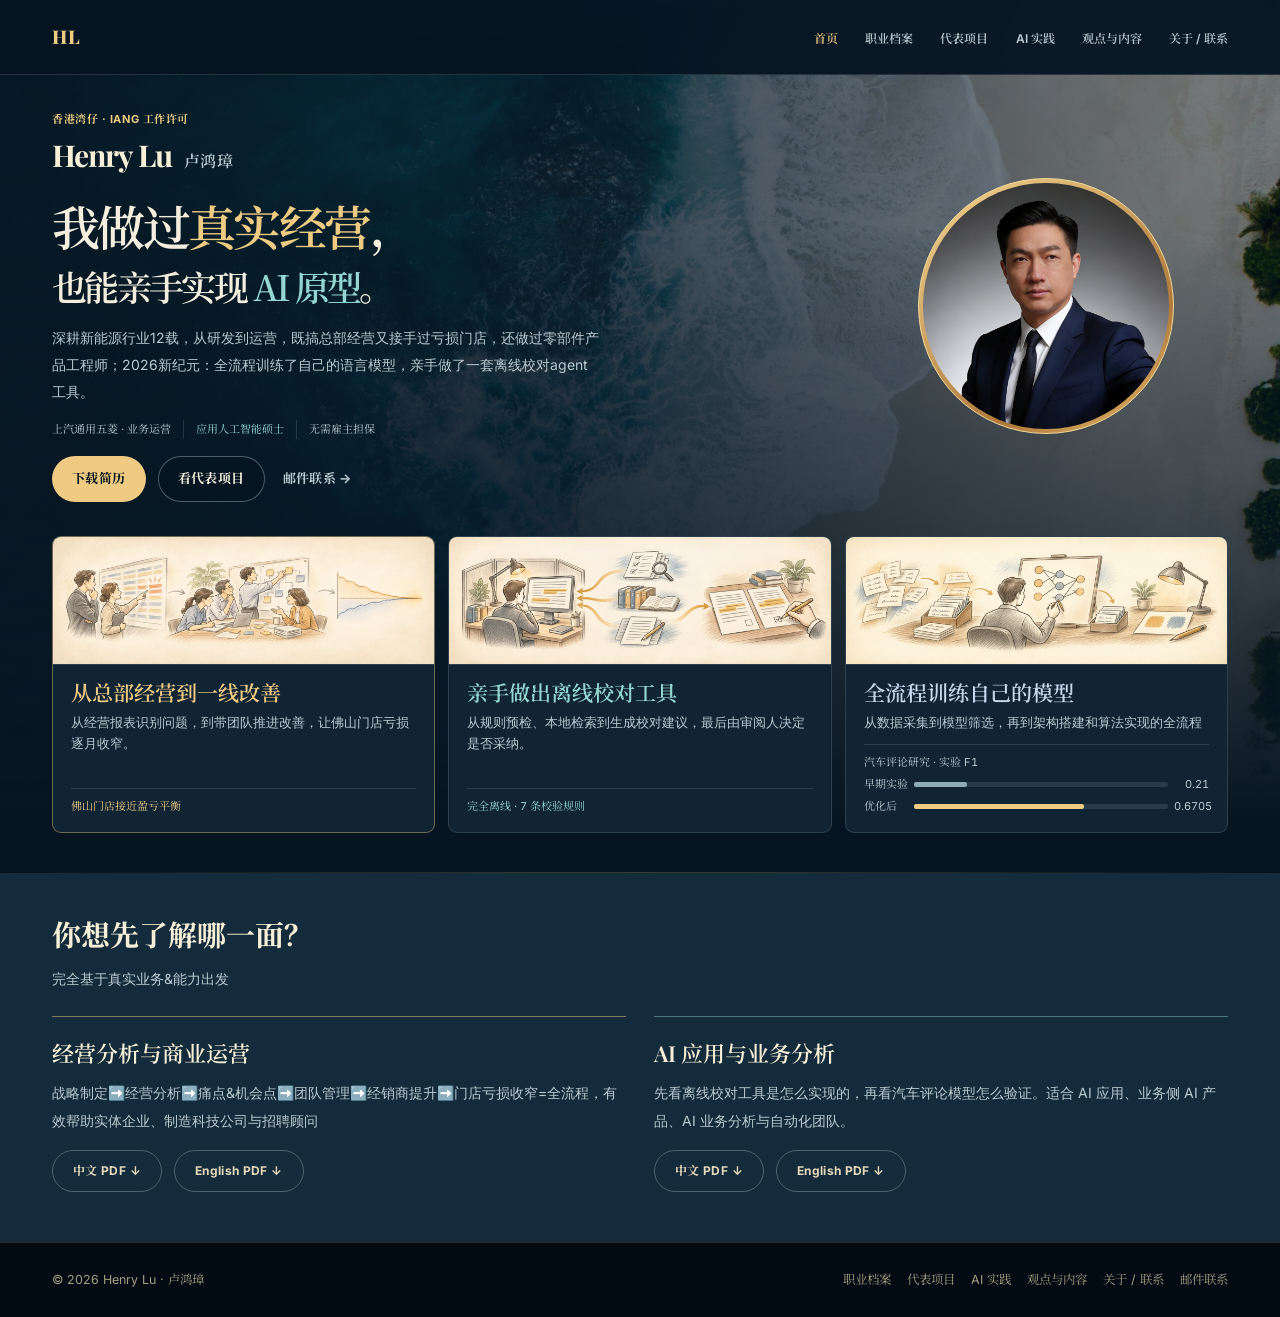
<file: index.html>
﻿<!DOCTYPE html>
<html lang="zh-CN">

<head>
  <meta charset="UTF-8">
  <meta name="viewport" content="width=device-width, initial-scale=1.0">
  <link rel="icon"
    href="data:image/svg+xml,<svg xmlns=%22http://www.w3.org/2000/svg%22 viewBox=%220 0 100 100%22><text y=%22.9em%22 font-size=%2290%22>🌊</text></svg>">
  <title>卢鸿璋 Henry Lu | 业务经营与 AI 原型</title>
  <meta name="description" content="我是卢鸿璋。做过门店经营与总部运营，也亲手实现 AI 原型。看代表项目，或按经营分析与 AI 应用两个方向下载中英文简历。">
  <meta property="og:title" content="Henry Lu / 卢鸿璋">
  <meta property="og:description" content="做过真实经营，也能亲手实现 AI 原型。">
  <meta property="og:type" content="website">
  <meta property="og:url" content="https://hongzhangxiu.xyz/">
  <meta property="og:image" content="https://hongzhangxiu.xyz/assets/img/photo_hero.png">
  <meta name="twitter:card" content="summary_large_image">
  <link rel="preconnect" href="https://fonts.googleapis.com">
  <link rel="preconnect" href="https://fonts.gstatic.com" crossorigin>
  <link
    href="https://fonts.googleapis.com/css2?family=Playfair+Display:wght@500;700;800;900&family=Noto+Serif+SC:wght@400;600;700;900&family=Inter:wght@400;500;600;700&family=DM+Mono&display=swap"
    rel="stylesheet">
  <link rel="stylesheet" href="css/site.css">
  <link rel="stylesheet" href="css/home-layout-preview.css">
  <link rel="stylesheet" href="css/home-matrix-preview.css">
</head>

<body data-page="home">
  <nav class="nav">
    <div class="nav-inner">
      <a href="index.html" class="nav-logo">HL</a>
      <ul class="nav-links">
        <li><a href="index.html" data-nav="home" aria-current="page">首页</a></li>
        <li><a href="career.html" data-nav="career">职业档案</a></li>
        <li><a href="projects.html" data-nav="projects">代表项目</a></li>
        <li><a href="research.html" data-nav="research">AI 实践</a></li>
        <li><a href="studio.html" data-nav="studio">观点与内容</a></li>
        <li><a href="about.html" data-nav="about">关于 / 联系</a></li>
      </ul>
    </div>
  </nav>
  <section class="hero">
    <div class="hero-bg"></div>
    <div class="hero-content">
      <div class="hero-text rev">
        <div class="eyebrow">香港湾仔 · IANG 工作许可</div>
        <h1 class="hero-name">Henry Lu</h1>
        <div class="hero-cn">卢鸿璋</div>
        <p class="hero-sub"><strong class="hero-statement"><span class="statement-business">我做过<span class="business-emphasis">真实经营</span>，</span><span class="statement-build">也能亲手实现<span class="statement-ai"> AI 原型<span class="statement-stop">。</span></span></span></strong>
          深耕新能源行业12载，从研发到运营，既搞总部经营又接手过亏损门店，还做过零部件产品工程师；2026新纪元：全流程训练了自己的语言模型，亲手做了一套离线校对agent工具。</p>
        <div class="identity-row">
          <span class="pill">上汽通用五菱 · 业务运营</span>
          <span class="pill cyan">应用人工智能硕士</span>
          <span class="pill">无需雇主担保</span>
        </div>
        <div class="hero-cta">
          <a class="btn btn-primary" href="#resumes">下载简历</a>
          <a class="btn btn-ghost" href="projects.html">看代表项目</a>
          <a class="btn btn-text" href="mailto:luhenry620@gmail.com">邮件联系 →</a>
        </div>

      </div>
      <div class="hero-photo rev"><img src="assets/img/photo_hero.png" width="1024" height="1365"
          alt="卢鸿璋的正式肖像"></div>
      <div class="hero-stats" aria-label="三项代表经历">
        <a class="stat stat-operations" href="projects.html#foshan">
          <div class="matrix-art"><img class="project-thumb" src="assets/img/projects/matrix-operations-sketch.webp" alt="" width="1440" height="480"></div>
          <div class="matrix-caption">
            <strong>从总部经营到一线改善</strong>
            <span>从经营报表识别问题，到带团队推进改善，让佛山门店亏损逐月收窄。</span>
            <p class="matrix-proof">佛山门店接近盈亏平衡</p>
          </div>
        </a>
        <a class="stat stat-audit" href="projects.html#audit">
          <div class="matrix-art"><img class="project-thumb" src="assets/img/projects/matrix-audit-sketch.webp" alt="" width="1440" height="480"></div>
          <div class="matrix-caption">
            <strong>亲手做出离线校对工具</strong>
            <span>从规则预检、本地检索到生成校对建议，最后由审阅人决定是否采纳。</span>
            <p class="matrix-proof">完全离线 · 7 条校验规则</p>
          </div>
        </a>
        <a class="stat stat-language" href="projects.html#absa">
          <div class="matrix-art"><img class="project-thumb" src="assets/img/projects/matrix-training-sketch.webp" alt="" width="1440" height="480"></div>
          <div class="matrix-caption">
            <strong>全流程训练自己的模型</strong>
            <span>从数据采集到模型筛选，再到架构搭建和算法实现的全流程</span>
            <div class="training-chart">
              <p>汽车评论研究 · 实验 F1</p>
              <dl>
                <div class="training-result"><dt>早期实验</dt><dd class="training-bar" style="--score:21%" aria-hidden="true"></dd><dd>0.21</dd></div>
                <div class="training-result"><dt>优化后</dt><dd class="training-bar" style="--score:67.05%" aria-hidden="true"></dd><dd>0.6705</dd></div>
              </dl>
            </div>
          </div>
        </a>
      </div>
    </div>
  </section>
  <div class="wave"></div>
  <section class="section-bg bg-office" id="resumes" aria-labelledby="resume-title">
    <div class="container">
      <div class="rev">
        <h2 class="sec-title" id="resume-title">你想先了解哪一面？</h2>
        <p class="sec-desc">完全基于真实业务&amp;能力出发</p>
      </div>
      <div class="card-grid">
        <article class="feature-card rev">
          <h3>经营分析与商业运营</h3>
          <p>战略制定➡️经营分析➡️痛点&amp;机会点➡️团队管理➡️经销商提升➡️门店亏损收窄=全流程，有效帮助实体企业、制造科技公司与招聘顾问</p>
          <div class="tags" aria-label="经营分析与商业运营简历下载">
            <a class="btn btn-ghost" href="assets/docs/current/A_Business_Operations_ZH.pdf" download aria-label="下载经营分析与商业运营中文简历">中文 PDF ↓</a>
            <a class="btn btn-ghost" href="assets/docs/current/A_Business_Operations_EN.pdf" download aria-label="下载经营分析与商业运营英文简历">English PDF ↓</a>
          </div>
        </article>
        <article class="feature-card rev">
          <h3>AI 应用与业务分析</h3>
          <p>先看离线校对工具是怎么实现的，再看汽车评论模型怎么验证。适合 AI 应用、业务侧 AI 产品、AI 业务分析与自动化团队。</p>
          <div class="tags" aria-label="AI 应用与业务分析简历下载">
            <a class="btn btn-ghost" href="assets/docs/current/B_AI_Applications_ZH.pdf" download aria-label="下载 AI 应用与业务分析中文简历">中文 PDF ↓</a>
            <a class="btn btn-ghost" href="assets/docs/current/B_AI_Applications_EN.pdf" download aria-label="下载 AI 应用与业务分析英文简历">English PDF ↓</a>
          </div>
        </article>
      </div>
    </div>
  </section>
  <footer>
    <div class="container footer-inner">
      <div>&copy; 2026 Henry Lu · 卢鸿璋</div>
      <div class="footer-links">
        <a href="career.html">职业档案</a>
        <a href="projects.html">代表项目</a>
        <a href="research.html">AI 实践</a>
        <a href="studio.html">观点与内容</a>
        <a href="about.html">关于 / 联系</a>
        <a href="mailto:luhenry620@gmail.com">邮件联系</a>
      </div>
    </div>
  </footer>
  <script src="js/site.js"></script>
</body>

</html>
</file>
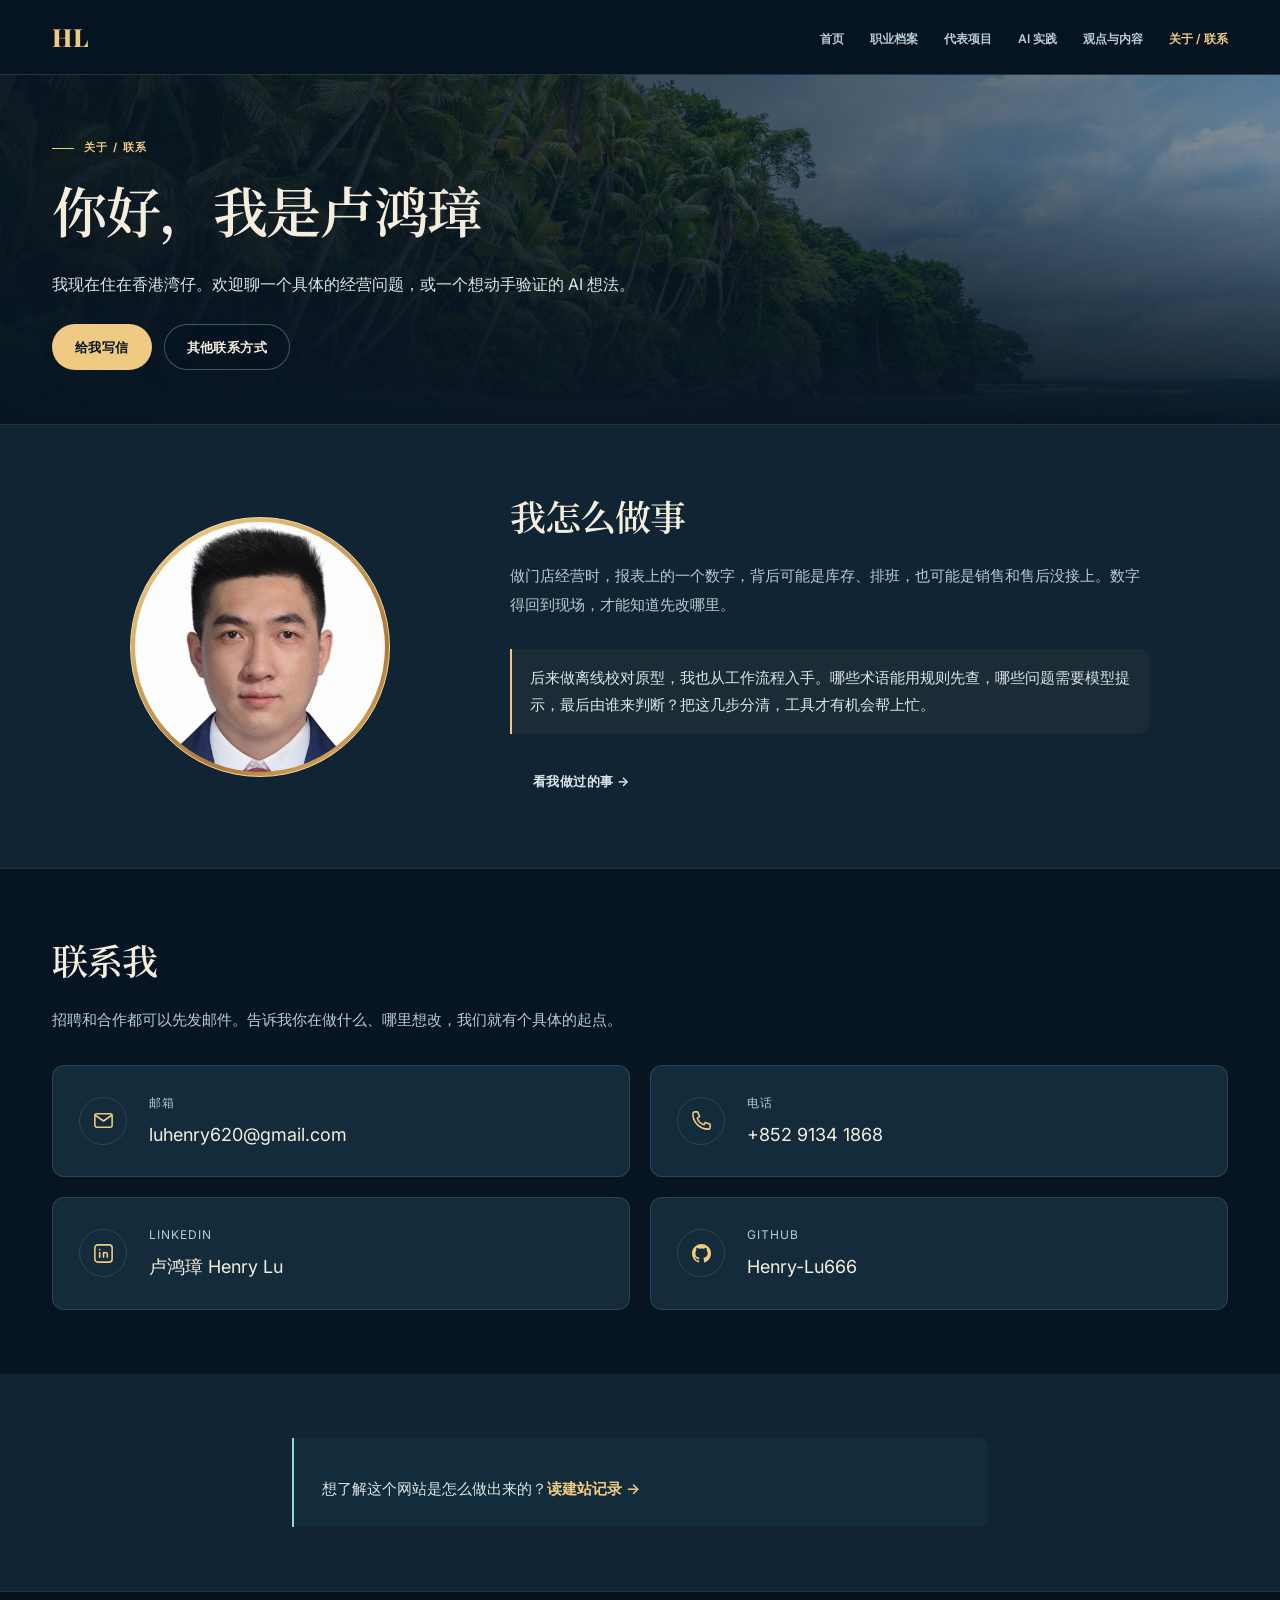
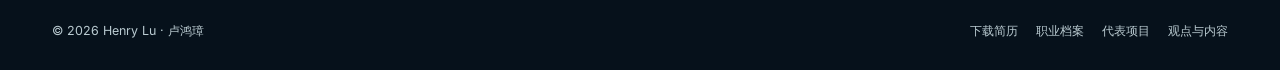
<file: about.html>
﻿<!DOCTYPE html>
<html lang="zh-CN">
<head>
<meta charset="UTF-8">
  <meta name="viewport" content="width=device-width, initial-scale=1.0">
  <link rel="icon" href="data:image/svg+xml,<svg xmlns=%22http://www.w3.org/2000/svg%22 viewBox=%220 0 100 100%22><text y=%22.9em%22 font-size=%2290%22>🌊</text></svg>">
<title>关于与联系 | 卢鸿璋 Henry Lu</title>
<meta name="description" content="认识卢鸿璋 Henry Lu：做过汽车一线经营和总部运营，也亲手实现过 AI 原型。现居香港湾仔，可通过邮箱、电话或 LinkedIn 联系。">
<meta property="og:title" content="关于与联系 | 卢鸿璋 Henry Lu">
<meta property="og:description" content="你好，我是卢鸿璋。欢迎聊一个具体的经营问题，或一个想动手验证的 AI 想法。">
<meta property="og:type" content="profile">
<meta property="og:url" content="https://hongzhangxiu.xyz/about.html">
<meta property="og:image" content="https://hongzhangxiu.xyz/assets/img/photo_ocean.jpg">
<meta name="twitter:card" content="summary_large_image">
<link rel="preconnect" href="https://fonts.googleapis.com">
<link rel="preconnect" href="https://fonts.gstatic.com" crossorigin>
<link href="https://fonts.googleapis.com/css2?family=Playfair+Display:wght@500;700;800;900&family=Noto+Serif+SC:wght@400;600;700;900&family=Inter:wght@400;500;600;700&family=DM+Mono&display=swap" rel="stylesheet">
<link rel="stylesheet" href="css/site.css">
<link rel="stylesheet" href="css/inner-ui.css">
</head>
<body data-page="about" class="ui-refresh ui-about">
<nav class="nav">
  <div class="nav-inner">
    <a href="index.html" class="nav-logo">HL</a>
    <ul class="nav-links">
      <li><a href="index.html" data-nav="home">首页</a></li>
      <li><a href="career.html" data-nav="career">职业档案</a></li>
      <li><a href="projects.html" data-nav="projects">代表项目</a></li>
      <li><a href="research.html" data-nav="research">AI 实践</a></li>
      <li><a href="studio.html" data-nav="studio">观点与内容</a></li>
      <li><a href="about.html" data-nav="about" aria-current="page">关于 / 联系</a></li>
    </ul>
  </div>
</nav>
<header class="page-hero page-bg-about">
  <div class="page-hero-bg"></div>
  <div class="container">
    <p class="page-eyebrow">关于 / 联系</p>
    <h1 class="page-title">你好，我是卢鸿璋</h1>
    <p class="page-lead">我现在住在香港湾仔。欢迎聊一个具体的经营问题，或一个想动手验证的 AI 想法。</p>
    <div class="hero-cta">
      <a class="btn btn-primary" href="mailto:luhenry620@gmail.com">给我写信</a>
      <a class="btn btn-ghost" href="#contact">其他联系方式</a>
    </div>
  </div>
</header>
<main>
  <section class="section-bg bg-calm">
    <div class="container">
      <div class="split">
        <div class="rev"><img class="portrait" src="assets/img/photo_formal.jpg" width="413" height="531" loading="lazy" alt="卢鸿璋"></div>
        <div class="rev">
          <h2 class="sec-title">我怎么做事</h2>
          <p class="sec-desc">做门店经营时，报表上的一个数字，背后可能是库存、排班，也可能是销售和售后没接上。数字得回到现场，才能知道先改哪里。</p>
          <p class="profile-position">后来做离线校对原型，我也从工作流程入手。哪些术语能用规则先查，哪些问题需要模型提示，最后由谁来判断？把这几步分清，工具才有机会帮上忙。</p>
          <div class="hero-cta">
            <a class="btn btn-text" href="projects.html">看我做过的事 →</a>
          </div>
        </div>
      </div>
    </div>
  </section>
  <section class="section-bg bg-calm" id="contact">
    <div class="container">
      <div class="rev">
        <h2 class="sec-title">联系我</h2>
        <p class="sec-desc">招聘和合作都可以先发邮件。告诉我你在做什么、哪里想改，我们就有个具体的起点。</p>
      </div>
      <div class="contact-grid">
        <a class="contact-card rev" href="mailto:luhenry620@gmail.com">
          <div class="contact-icon" aria-hidden="true">
            <svg viewBox="0 0 24 24" fill="none" stroke="currentColor" stroke-width="1.65" stroke-linecap="round" stroke-linejoin="round" focusable="false">
              <rect x="3" y="5" width="18" height="14" rx="2"/><path d="m3.5 6.5 8.5 6 8.5-6"/>
            </svg>
          </div>
          <div><div class="contact-label">邮箱</div><div class="contact-val">luhenry620@gmail.com</div></div>
        </a>
        <a class="contact-card rev" href="tel:+85291341868">
          <div class="contact-icon" aria-hidden="true">
            <svg viewBox="0 0 24 24" fill="none" stroke="currentColor" stroke-width="1.65" stroke-linecap="round" stroke-linejoin="round" focusable="false">
              <path d="M8 3H5a2 2 0 0 0-2 2 16 16 0 0 0 16 16 2 2 0 0 0 2-2v-3l-5-2-1.5 2.5a11 11 0 0 1-7-7L10 8 8 3Z"/>
            </svg>
          </div>
          <div><div class="contact-label">电话</div><div class="contact-val">+852 9134 1868</div></div>
        </a>
        <a class="contact-card rev" href="https://www.linkedin.com/in/%E9%B8%BF%E7%92%8B-%E5%8D%A2-04458b388" target="_blank" rel="noopener">
          <div class="contact-icon" aria-hidden="true">
            <svg viewBox="0 0 24 24" fill="none" stroke="currentColor" stroke-width="1.65" stroke-linecap="round" stroke-linejoin="round" focusable="false">
              <rect x="3" y="3" width="18" height="18" rx="3"/><path d="M8 11v5m4 0v-5m0 2a2 2 0 0 1 4 0v3"/><circle cx="8" cy="8" r=".9" fill="currentColor" stroke="none"/>
            </svg>
          </div>
          <div><div class="contact-label">LinkedIn</div><div class="contact-val">卢鸿璋 Henry Lu</div></div>
        </a>
        <a class="contact-card rev" href="https://github.com/Henry-Lu666" target="_blank" rel="noopener">
          <div class="contact-icon" aria-hidden="true">
            <svg viewBox="0 0 24 24" fill="currentColor" focusable="false">
              <path d="M12 2a10 10 0 0 0-3.16 19.49c.5.09.68-.22.68-.48v-1.86c-2.78.6-3.37-1.18-3.37-1.18-.46-1.15-1.11-1.46-1.11-1.46-.91-.62.07-.61.07-.61 1 .07 1.53 1.03 1.53 1.03.89 1.53 2.34 1.09 2.91.83.09-.65.35-1.09.63-1.34-2.22-.25-4.56-1.11-4.56-4.94 0-1.09.39-1.99 1.03-2.69-.1-.25-.45-1.27.1-2.65 0 0 .84-.27 2.75 1.03a9.58 9.58 0 0 1 5 0c1.91-1.3 2.75-1.03 2.75-1.03.55 1.38.2 2.4.1 2.65.64.7 1.03 1.6 1.03 2.69 0 3.84-2.34 4.69-4.57 4.94.36.31.68.92.68 1.85v2.74c0 .27.18.58.69.48A10 10 0 0 0 12 2Z"/>
            </svg>
          </div>
          <div><div class="contact-label">GitHub</div><div class="contact-val">Henry-Lu666</div></div>
        </a>
      </div>
    </div>
  </section>
  <section class="section-bg bg-calm section-tight-bottom section-tight-top">
    <div class="container narrow">
      <div class="note rev journey-about-note">想了解这个网站是怎么做出来的？<a class="journey-inline-link" href="journey.html">读建站记录 →</a></div>
    </div>
  </section>
</main>
<footer>
  <div class="container footer-inner">
    <div>&copy; 2026 Henry Lu · 卢鸿璋</div>
    <div class="footer-links">
      <a href="index.html#resumes">下载简历</a>
      <a href="career.html">职业档案</a>
      <a href="projects.html">代表项目</a>
      <a href="studio.html">观点与内容</a>
    </div>
  </div>
</footer>
<script src="js/site.js"></script>
</body>
</html>
</file>
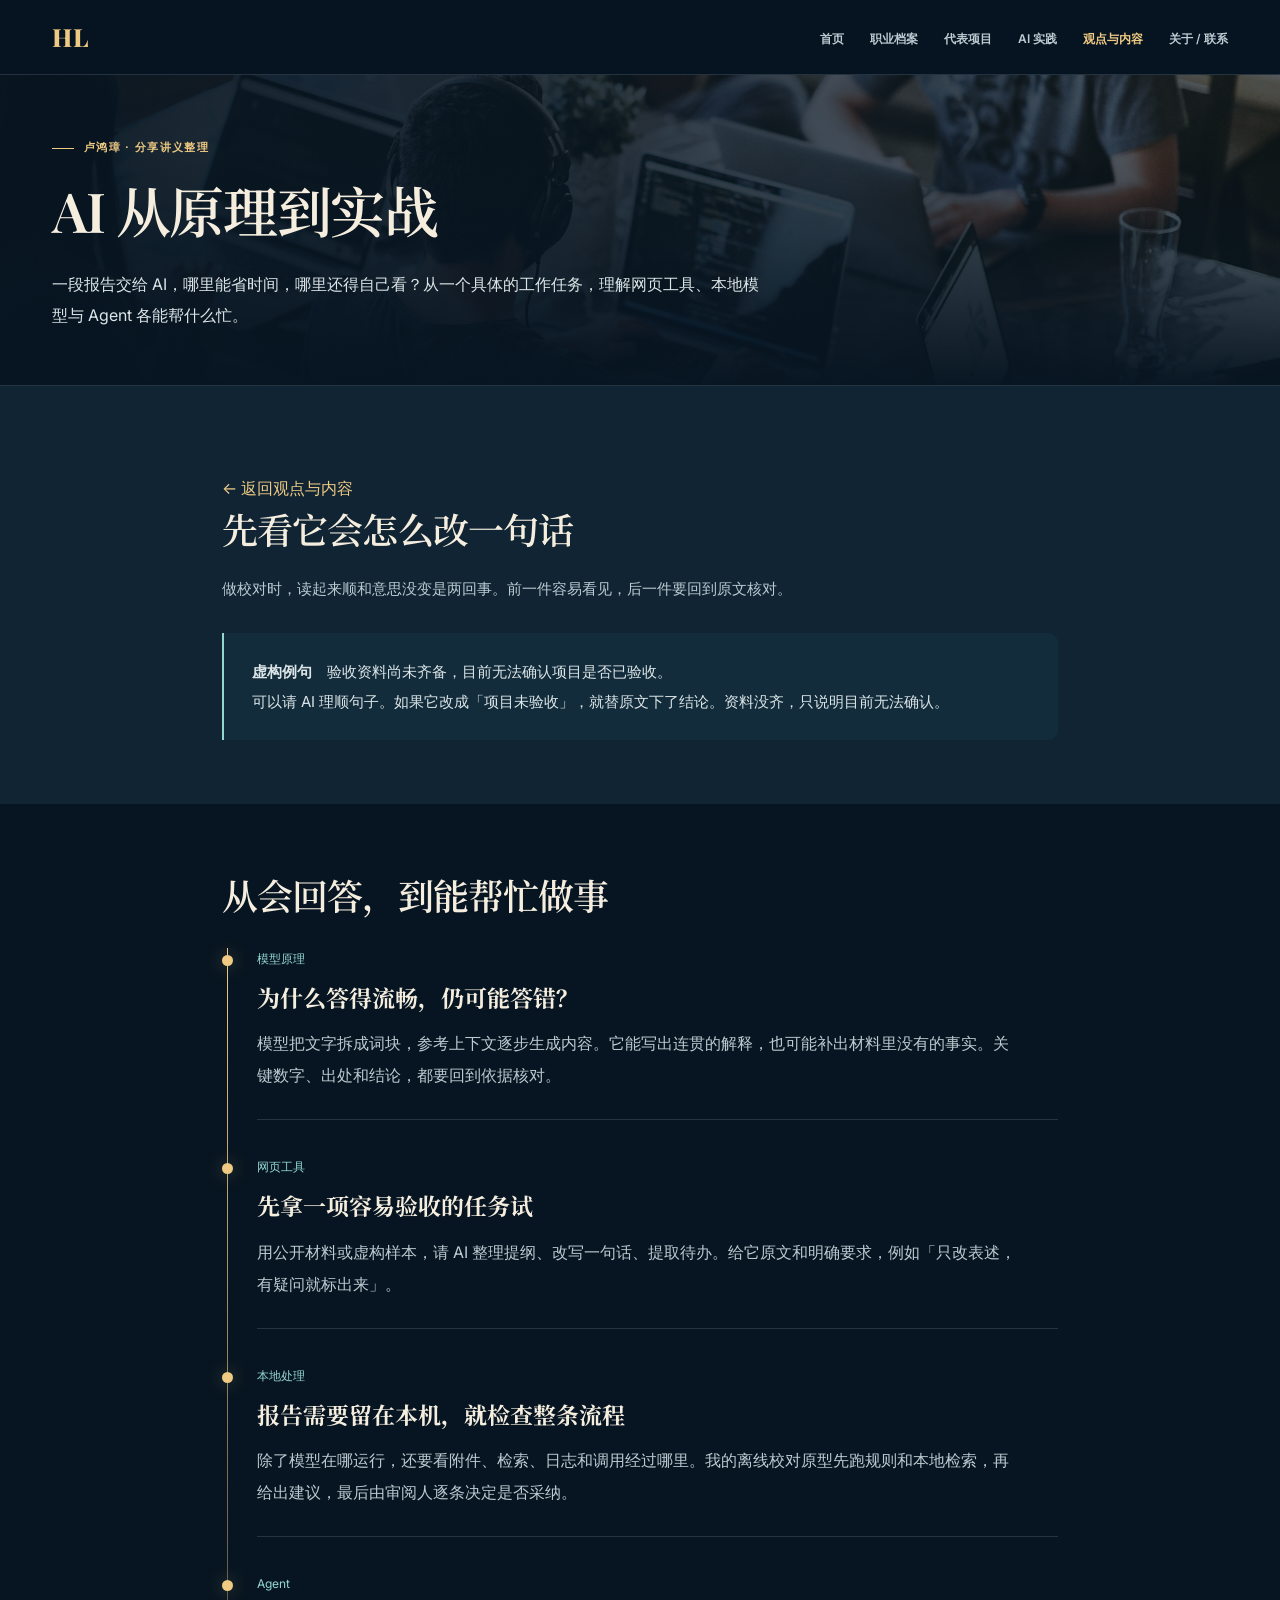
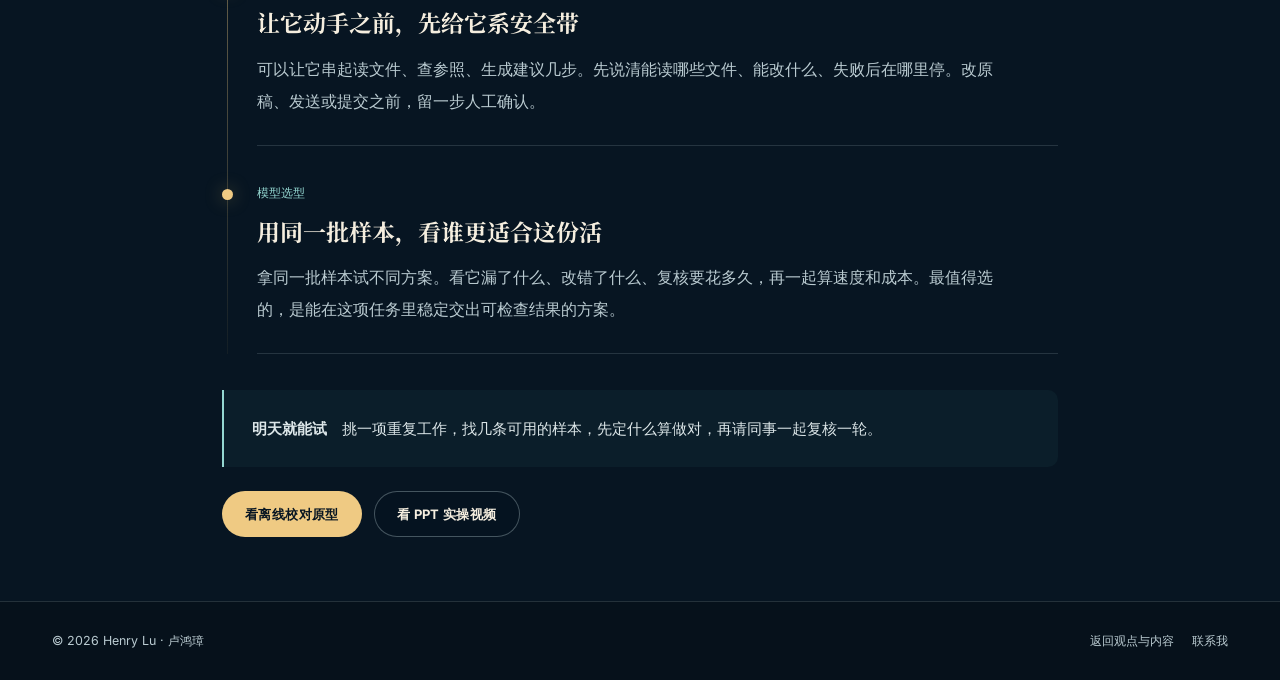
<file: ai-from-principles-to-practice.html>
<!DOCTYPE html>
<html lang="zh-CN">
<head>
  <meta charset="UTF-8">
  <meta name="viewport" content="width=device-width, initial-scale=1">
  <title>AI 从原理到实战 | 卢鸿璋 Henry Lu</title>
  <meta name="description" content="写给管理者的 AI 应用笔记。用报告校对理解模型、网页工具、本地处理、Agent 和模型选型，最后用一个小任务开始试。">
  <meta property="og:title" content="AI 从原理到实战 | 卢鸿璋">
  <meta property="og:description" content="一段报告交给 AI，哪里能省时间，哪里还得自己看？">
  <meta property="og:type" content="article">
  <meta property="og:url" content="https://hongzhangxiu.xyz/ai-from-principles-to-practice.html">
  <meta property="og:image" content="https://hongzhangxiu.xyz/assets/img/studio/ai-talk-cover.png">
  <link rel="icon" href="data:image/svg+xml,<svg xmlns=%22http://www.w3.org/2000/svg%22 viewBox=%220 0 100 100%22><text y=%22.9em%22 font-size=%2290%22>🌊</text></svg>">
  <link rel="preconnect" href="https://fonts.googleapis.com">
  <link rel="preconnect" href="https://fonts.gstatic.com" crossorigin>
  <link href="https://fonts.googleapis.com/css2?family=Playfair+Display:wght@500;700;800;900&family=Noto+Serif+SC:wght@400;600;700;900&family=Inter:wght@400;500;600;700&family=DM+Mono&display=swap" rel="stylesheet">
  <link rel="stylesheet" href="css/site.css">
<link rel="stylesheet" href="css/inner-ui.css">
</head>
<body data-page="studio" data-static class="ui-refresh ui-ai-from-principles-to-practice">
  <nav class="nav" aria-label="主导航">
    <div class="nav-inner">
      <a href="index.html" class="nav-logo" aria-label="返回首页">HL</a>
      <ul class="nav-links">
        <li><a href="index.html" data-nav="home">首页</a></li>
        <li><a href="career.html" data-nav="career">职业档案</a></li>
        <li><a href="projects.html" data-nav="projects">代表项目</a></li>
        <li><a href="research.html" data-nav="research">AI 实践</a></li>
        <li><a href="studio.html" data-nav="studio">观点与内容</a></li>
        <li><a href="about.html" data-nav="about">关于 / 联系</a></li>
      </ul>
    </div>
  </nav>
  <header class="page-hero page-bg-studio">
    <div class="page-hero-bg"></div>
    <div class="container">
      <p class="page-eyebrow">卢鸿璋 · 分享讲义整理</p>
      <h1 class="page-title">AI 从原理到实战</h1>
      <p class="page-lead">一段报告交给 AI，哪里能省时间，哪里还得自己看？从一个具体的工作任务，理解网页工具、本地模型与 Agent 各能帮什么忙。</p>
    </div>
  </header>
  <main>
    <section class="section-bg bg-calm section-tight-bottom">
      <div class="container narrow">
        <p class="wb-back"><a href="studio.html#ai-talk">← 返回观点与内容</a></p>
        <h2 class="sec-title">先看它会怎么改一句话</h2>
        <p class="sec-desc">做校对时，读起来顺和意思没变是两回事。前一件容易看见，后一件要回到原文核对。</p>
        <div class="note">
          <p><strong>虚构例句</strong>　验收资料尚未齐备，目前无法确认项目是否已验收。</p>
          <p>可以请 AI 理顺句子。如果它改成「项目未验收」，就替原文下了结论。资料没齐，只说明目前无法确认。</p>
        </div>
      </div>
    </section>
    <section class="section-bg bg-ocean section-tight-top">
      <div class="container narrow">
        <h2 class="sec-title" style="margin-bottom:1.6rem">从会回答，到能帮忙做事</h2>
        <div class="timeline">
          <article class="tl-item">
            <div class="tl-period">模型原理</div>
            <h3>为什么答得流畅，仍可能答错？</h3>
            <p class="tl-desc">模型把文字拆成词块，参考上下文逐步生成内容。它能写出连贯的解释，也可能补出材料里没有的事实。关键数字、出处和结论，都要回到依据核对。</p>
          </article>
          <article class="tl-item">
            <div class="tl-period">网页工具</div>
            <h3>先拿一项容易验收的任务试</h3>
            <p class="tl-desc">用公开材料或虚构样本，请 AI 整理提纲、改写一句话、提取待办。给它原文和明确要求，例如「只改表述，有疑问就标出来」。</p>
          </article>
          <article class="tl-item">
            <div class="tl-period">本地处理</div>
            <h3>报告需要留在本机，就检查整条流程</h3>
            <p class="tl-desc">除了模型在哪运行，还要看附件、检索、日志和调用经过哪里。我的离线校对原型先跑规则和本地检索，再给出建议，最后由审阅人逐条决定是否采纳。</p>
          </article>
          <article class="tl-item">
            <div class="tl-period">Agent</div>
            <h3>让它动手之前，先给它系安全带</h3>
            <p class="tl-desc">可以让它串起读文件、查参照、生成建议几步。先说清能读哪些文件、能改什么、失败后在哪里停。改原稿、发送或提交之前，留一步人工确认。</p>
          </article>
          <article class="tl-item">
            <div class="tl-period">模型选型</div>
            <h3>用同一批样本，看谁更适合这份活</h3>
            <p class="tl-desc">拿同一批样本试不同方案。看它漏了什么、改错了什么、复核要花多久，再一起算速度和成本。最值得选的，是能在这项任务里稳定交出可检查结果的方案。</p>
          </article>
        </div>
        <div class="note">
          <strong>明天就能试</strong>　挑一项重复工作，找几条可用的样本，先定什么算做对，再请同事一起复核一轮。
        </div>
        <div class="hero-cta" style="margin-top:1.5rem">
          <a class="btn btn-primary" href="projects.html#audit">看离线校对原型</a>
          <a class="btn btn-ghost" href="studio.html#videos">看 PPT 实操视频</a>
        </div>
      </div>
    </section>
  </main>
  <footer>
    <div class="container footer-inner">
      <p>&copy; 2026 Henry Lu · 卢鸿璋</p>
      <div class="footer-links">
        <a href="studio.html#ai-talk">返回观点与内容</a>
        <a href="about.html#contact">联系我</a>
      </div>
    </div>
  </footer>
  <script src="js/site.js"></script>
</body>
</html>
</file>
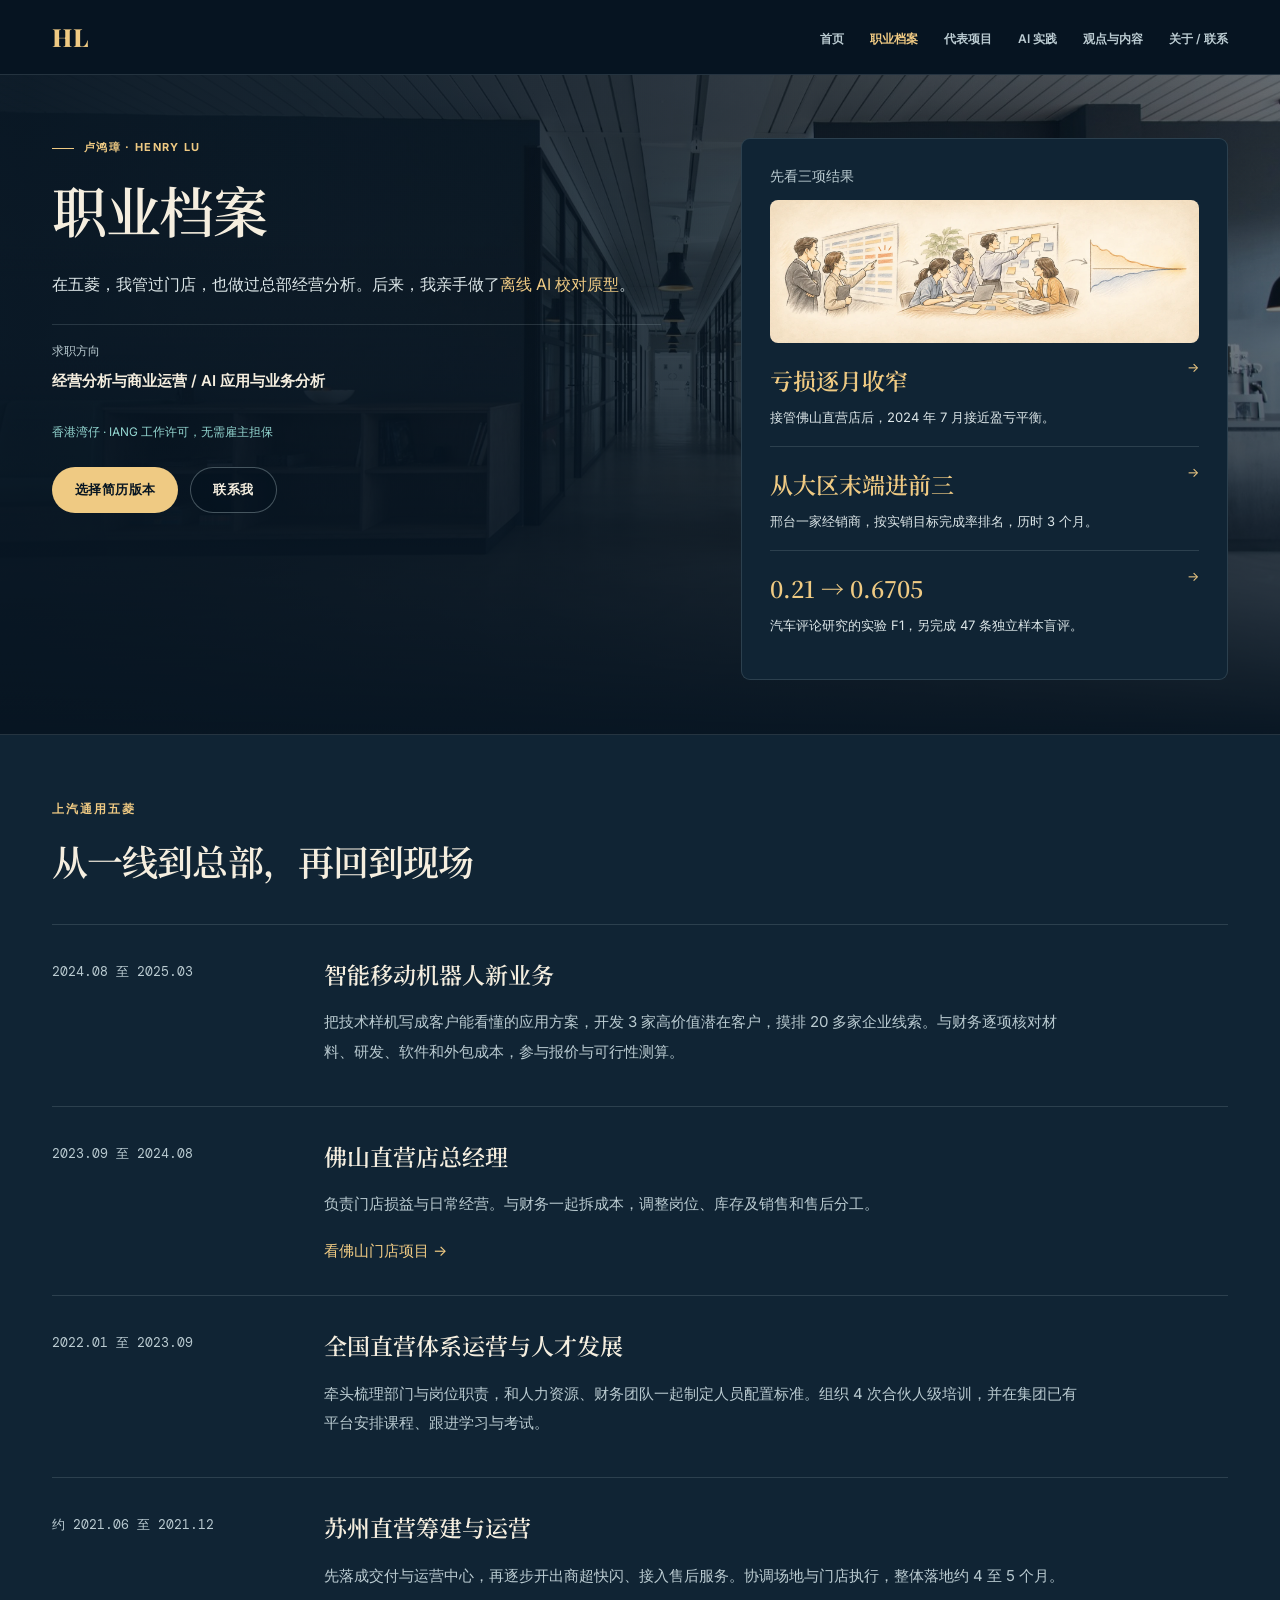
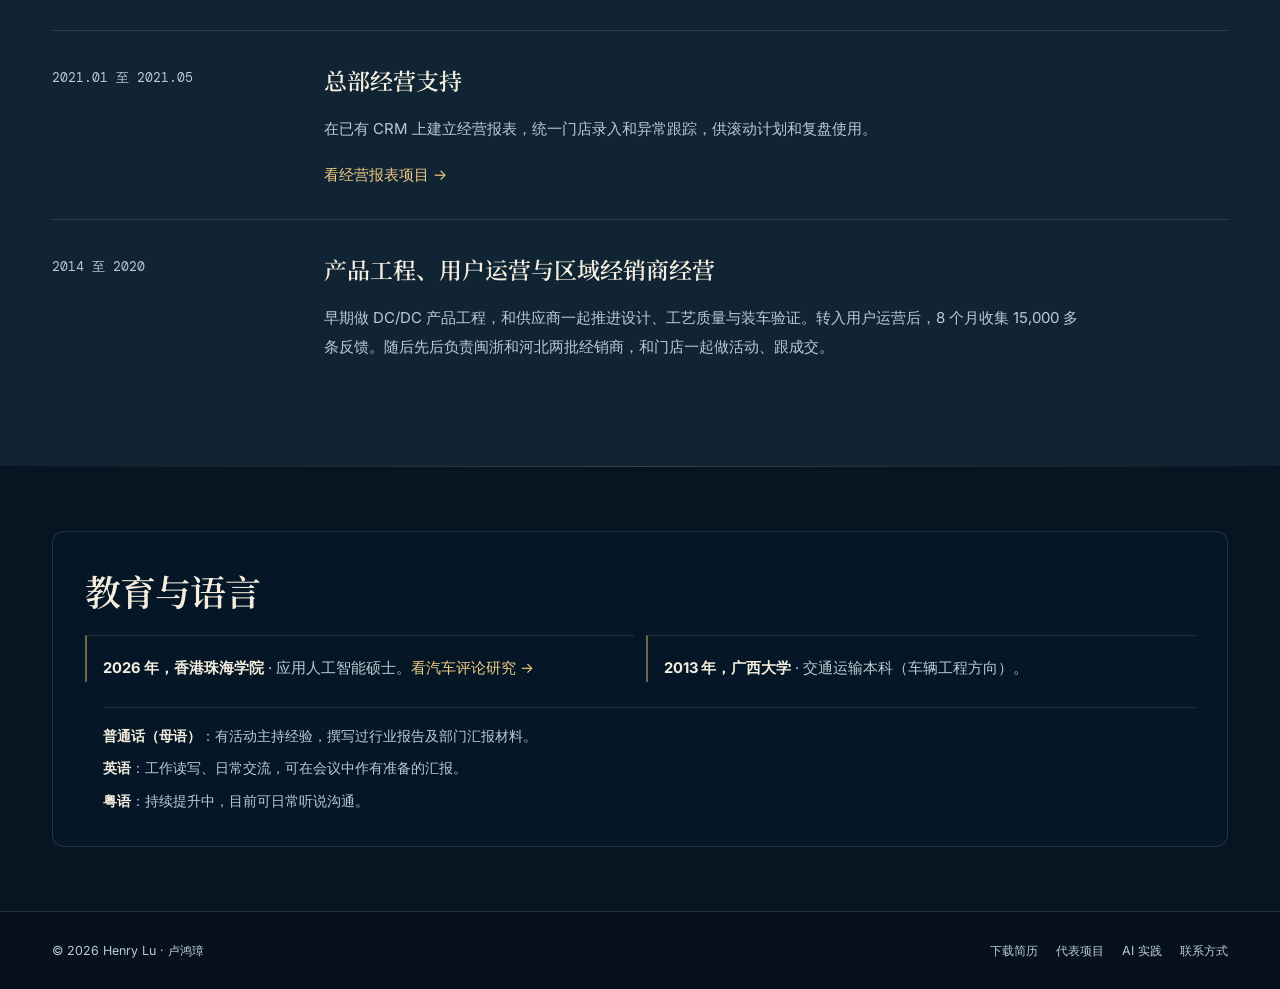
<file: career.html>
﻿<!DOCTYPE html>
<html lang="zh-CN">

<head>
  <meta charset="UTF-8">
  <meta name="viewport" content="width=device-width, initial-scale=1.0">
  <link rel="icon" href="data:image/svg+xml,<svg xmlns=%22http://www.w3.org/2000/svg%22 viewBox=%220 0 100 100%22><text y=%22.9em%22 font-size=%2290%22>🌊</text></svg>">
  <title>职业档案 | 卢鸿璋 Henry Lu</title>
  <meta name="description" content="卢鸿璋的职业经历：上汽通用五菱产品工程、区域经销商、直营门店与总部经营支持，香港珠海学院应用人工智能硕士。">
  <meta property="og:title" content="职业档案 | 卢鸿璋 Henry Lu">
  <meta property="og:description" content="从汽车研发走到经销商、直营店和总部经营支持，再把业务经验带进 AI 原型。">
  <meta property="og:type" content="profile">
  <meta property="og:url" content="https://hongzhangxiu.xyz/career.html">
  <meta property="og:image" content="https://hongzhangxiu.xyz/assets/img/photo_ocean.jpg">
  <meta name="twitter:card" content="summary_large_image">
  <link rel="preconnect" href="https://fonts.googleapis.com">
  <link rel="preconnect" href="https://fonts.gstatic.com" crossorigin>
  <link
    href="https://fonts.googleapis.com/css2?family=Playfair+Display:wght@500;700;800;900&family=Noto+Serif+SC:wght@400;600;700;900&family=Inter:wght@400;500;600;700&family=DM+Mono&display=swap"
    rel="stylesheet">
  <link rel="stylesheet" href="css/site.css">
  <link rel="stylesheet" href="css/career.css">
<link rel="stylesheet" href="css/inner-ui.css">
</head>

<body data-page="career" class="ui-refresh ui-career">
  <nav class="nav">
    <div class="nav-inner">
      <a href="index.html" class="nav-logo">HL</a>
      <ul class="nav-links">
        <li><a href="index.html" data-nav="home">首页</a></li>
        <li><a href="career.html" data-nav="career" aria-current="page">职业档案</a></li>
        <li><a href="projects.html" data-nav="projects">代表项目</a></li>
        <li><a href="research.html" data-nav="research">AI 实践</a></li>
        <li><a href="studio.html" data-nav="studio">观点与内容</a></li>
        <li><a href="about.html" data-nav="about">关于 / 联系</a></li>
      </ul>
    </div>
  </nav>
  <header class="page-hero page-bg-career">
    <div class="page-hero-bg"></div>
    <div class="container career-hero">
      <div class="career-intro">
        <p class="page-eyebrow">卢鸿璋 · Henry Lu</p>
        <h1 class="page-title">职业档案</h1>
        <p class="page-lead">在五菱，我管过门店，也做过总部经营分析。后来，我亲手做了<a href="projects.html#audit">离线 AI 校对原型</a>。</p>
        <dl class="career-directions">
          <dt>求职方向</dt>
          <dd>经营分析与商业运营 / AI 应用与业务分析</dd>
        </dl>
        <div class="identity-row"><span class="pill cyan">香港湾仔 · IANG 工作许可，无需雇主担保</span></div>
        <div class="hero-cta">
          <a class="btn btn-primary" href="index.html#resumes">选择简历版本</a>
          <a class="btn btn-ghost" href="about.html#contact">联系我</a>
        </div>
      </div>
      <aside class="career-proof" aria-labelledby="career-proof-title">
        <h2 id="career-proof-title">先看三项结果</h2>
        <img class="story-sketch" src="assets/img/projects/matrix-operations-sketch.webp" width="1440" height="480" alt="">
        <ul>
          <li>
            <a href="projects.html#foshan">
              <span class="career-proof-value">亏损逐月收窄</span>
              <span>接管佛山直营店后，2024 年 7 月接近盈亏平衡。</span>
            </a>
          </li>
          <li>
            <a href="projects.html#dealer">
              <span class="career-proof-value">从大区末端进前三</span>
              <span>邢台一家经销商，按实销目标完成率排名，历时 3 个月。</span>
            </a>
          </li>
          <li>
            <a href="projects.html#absa">
              <span class="career-proof-value">0.21 → 0.6705</span>
              <span>汽车评论研究的实验 F1，另完成 47 条独立样本盲评。</span>
            </a>
          </li>
        </ul>
      </aside>
    </div>
  </header>
  <main>
    <section class="section-bg bg-ocean career-experience" id="experience">
      <div class="container">
        <div class="rev">
          <div class="sec-label">上汽通用五菱</div>
          <h2 class="sec-title">从一线到总部，再回到现场</h2>
        </div>
        <div class="timeline">
          <article class="tl-item rev">
            <div class="tl-period">2024.08 至 2025.03</div>
            <h3>智能移动机器人新业务</h3>
            <p class="tl-desc">把技术样机写成客户能看懂的应用方案，开发 3 家高价值潜在客户，摸排 20 多家企业线索。与财务逐项核对材料、研发、软件和外包成本，参与报价与可行性测算。</p>
          </article>
          <article class="tl-item rev">
            <div class="tl-period">2023.09 至 2024.08</div>
            <h3>佛山直营店总经理</h3>
            <p class="tl-desc">负责门店损益与日常经营。与财务一起拆成本，调整岗位、库存及销售和售后分工。</p>
            <a href="projects.html#foshan">看佛山门店项目 →</a>
          </article>
          <article class="tl-item rev">
            <div class="tl-period">2022.01 至 2023.09</div>
            <h3>全国直营体系运营与人才发展</h3>
            <p class="tl-desc">牵头梳理部门与岗位职责，和人力资源、财务团队一起制定人员配置标准。组织 4 次合伙人级培训，并在集团已有平台安排课程、跟进学习与考试。</p>
          </article>
          <article class="tl-item rev">
            <div class="tl-period">约 2021.06 至 2021.12</div>
            <h3>苏州直营筹建与运营</h3>
            <p class="tl-desc">先落成交付与运营中心，再逐步开出商超快闪、接入售后服务。协调场地与门店执行，整体落地约 4 至 5 个月。</p>
          </article>
          <article class="tl-item rev">
            <div class="tl-period">2021.01 至 2021.05</div>
            <h3>总部经营支持</h3>
            <p class="tl-desc">在已有 CRM 上建立经营报表，统一门店录入和异常跟踪，供滚动计划和复盘使用。</p>
            <a href="projects.html#report">看经营报表项目 →</a>
          </article>
          <article class="tl-item rev">
            <div class="tl-period">2014 至 2020</div>
            <h3>产品工程、用户运营与区域经销商经营</h3>
            <p class="tl-desc">早期做 DC/DC 产品工程，和供应商一起推进设计、工艺质量与装车验证。转入用户运营后，8 个月收集 15,000 多条反馈。随后先后负责闽浙和河北两批经销商，和门店一起做活动、跟成交。</p>
          </article>
        </div>
      </div>
    </section>
    <div class="wave"></div>
    <section class="section-bg bg-calm">
      <div class="container">
        <div class="card-grid career-intro-grid">
          <article class="feature-card wide rev">
            <h2 class="sec-title">教育与语言</h2>
            <div class="career-summary">
              <p><strong>2026 年，香港珠海学院</strong> · 应用人工智能硕士。<a href="projects.html#absa">看汽车评论研究 →</a></p>
              <p><strong>2013 年，广西大学</strong> · 交通运输本科（车辆工程方向）。</p>
              <ul class="career-languages" aria-label="语言能力">
                <li><strong>普通话（母语）</strong>：有活动主持经验，撰写过行业报告及部门汇报材料。</li>
                <li><strong>英语</strong>：工作读写、日常交流，可在会议中作有准备的汇报。</li>
                <li><strong>粤语</strong>：持续提升中，目前可日常听说沟通。</li>
              </ul>
            </div>
          </article>
        </div>
      </div>
    </section>
  </main>
  <footer>
    <div class="container footer-inner">
      <div>&copy; 2026 Henry Lu · 卢鸿璋</div>
      <div class="footer-links">
        <a href="index.html#resumes">下载简历</a>
        <a href="projects.html">代表项目</a>
        <a href="research.html">AI 实践</a>
        <a href="about.html#contact">联系方式</a>
      </div>
    </div>
  </footer>
  <script src="js/site.js"></script>
</body>

</html>
</file>
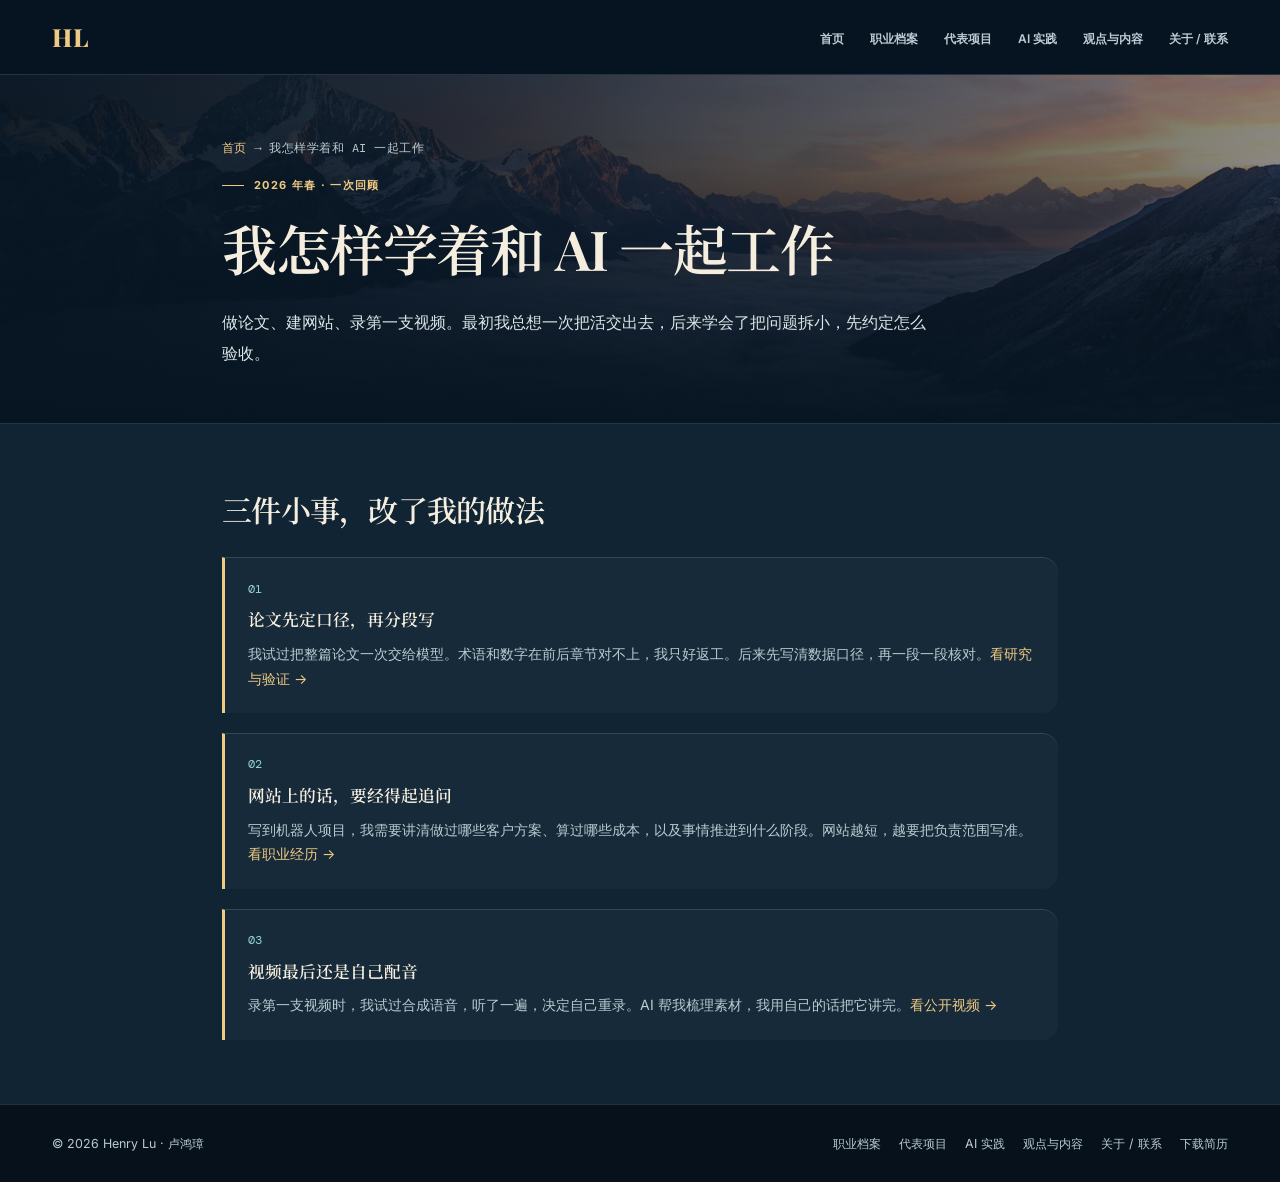
<file: journey.html>
<!DOCTYPE html>
<html lang="zh-CN">
<head>
<meta charset="UTF-8">
<meta name="viewport" content="width=device-width, initial-scale=1.0">
<link rel="icon" href="data:image/svg+xml,<svg xmlns=%22http://www.w3.org/2000/svg%22 viewBox=%220 0 100 100%22><text y=%22.9em%22 font-size=%2290%22>🌊</text></svg>">
<title>我怎样学着和 AI 一起工作 | Henry Lu</title>
<meta name="description" content="从做论文、建网站到录第一支视频，卢鸿璋复盘早期用 AI 协作时踩过的坑，以及后来保留的方法。">
<meta property="og:title" content="我怎样学着和 AI 一起工作 | Henry Lu">
<meta property="og:description" content="做论文、建网站、录第一支视频。一次关于 AI 协作的回顾。">
<meta property="og:type" content="article">
<meta property="og:url" content="https://hongzhangxiu.xyz/journey.html">
<meta property="og:image" content="https://hongzhangxiu.xyz/assets/img/hero_mountain.jpg">
<meta name="twitter:card" content="summary_large_image">
<link rel="preconnect" href="https://fonts.googleapis.com">
<link rel="preconnect" href="https://fonts.gstatic.com" crossorigin>
<link href="https://fonts.googleapis.com/css2?family=Playfair+Display:wght@500;700;800;900&family=Noto+Serif+SC:wght@400;600;700;900&family=Inter:wght@400;500;600;700&family=DM+Mono&display=swap" rel="stylesheet">
<link rel="stylesheet" href="css/site.css">
<link rel="stylesheet" href="css/inner-ui.css">
</head>
<body data-page="journey" class="ui-refresh ui-journey">
<nav class="nav">
  <div class="nav-inner">
    <a href="index.html" class="nav-logo">HL</a>
    <ul class="nav-links">
      <li><a href="index.html" data-nav="home">首页</a></li>
      <li><a href="career.html" data-nav="career">职业档案</a></li>
      <li><a href="projects.html" data-nav="projects">代表项目</a></li>
      <li><a href="research.html" data-nav="research">AI 实践</a></li>
      <li><a href="studio.html" data-nav="studio">观点与内容</a></li>
      <li><a href="about.html" data-nav="about">关于 / 联系</a></li>
    </ul>
  </div>
</nav>

<header class="page-hero page-bg-journey">
  <div class="page-hero-bg"></div>
  <div class="container">
    <nav class="page-breadcrumb" aria-label="当前位置">
      <a href="index.html">首页</a>
      <span aria-hidden="true">→</span>
      <span aria-current="page">我怎样学着和 AI 一起工作</span>
    </nav>
    <p class="page-eyebrow">2026 年春 · 一次回顾</p>
    <h1 class="page-title">我怎样学着和 AI 一起工作</h1>
    <p class="page-lead">做论文、建网站、录第一支视频。最初我总想一次把活交出去，后来学会了把问题拆小，先约定怎么验收。</p>
  </div>
</header>

<section class="section-bg bg-calm">
  <div class="container narrow">
    <div class="rev"><h2 class="sec-title">三件小事，改了我的做法</h2></div>
    <div class="journey-decisions rev">
      <article class="journey-decision">
        <div class="journey-decision-num">01</div>
        <h3>论文先定口径，再分段写</h3>
        <p>我试过把整篇论文一次交给模型。术语和数字在前后章节对不上，我只好返工。后来先写清数据口径，再一段一段核对。<a href="research.html">看研究与验证 →</a></p>
      </article>
      <article class="journey-decision">
        <div class="journey-decision-num">02</div>
        <h3>网站上的话，要经得起追问</h3>
        <p>写到机器人项目，我需要讲清做过哪些客户方案、算过哪些成本，以及事情推进到什么阶段。网站越短，越要把负责范围写准。<a href="career.html#experience">看职业经历 →</a></p>
      </article>
      <article class="journey-decision">
        <div class="journey-decision-num">03</div>
        <h3>视频最后还是自己配音</h3>
        <p>录第一支视频时，我试过合成语音，听了一遍，决定自己重录。AI 帮我梳理素材，我用自己的话把它讲完。<a href="studio.html#videos">看公开视频 →</a></p>
      </article>
    </div>
  </div>
</section>

<footer>
  <div class="container footer-inner">
    <div>&copy; 2026 Henry Lu · 卢鸿璋</div>
    <div class="footer-links">
      <a href="career.html">职业档案</a>
      <a href="projects.html">代表项目</a>
      <a href="research.html">AI 实践</a>
      <a href="studio.html">观点与内容</a>
      <a href="about.html">关于 / 联系</a>
      <a href="index.html#resumes">下载简历</a>
    </div>
  </div>
</footer>
<script src="js/site.js"></script>
</body>
</html>
</file>
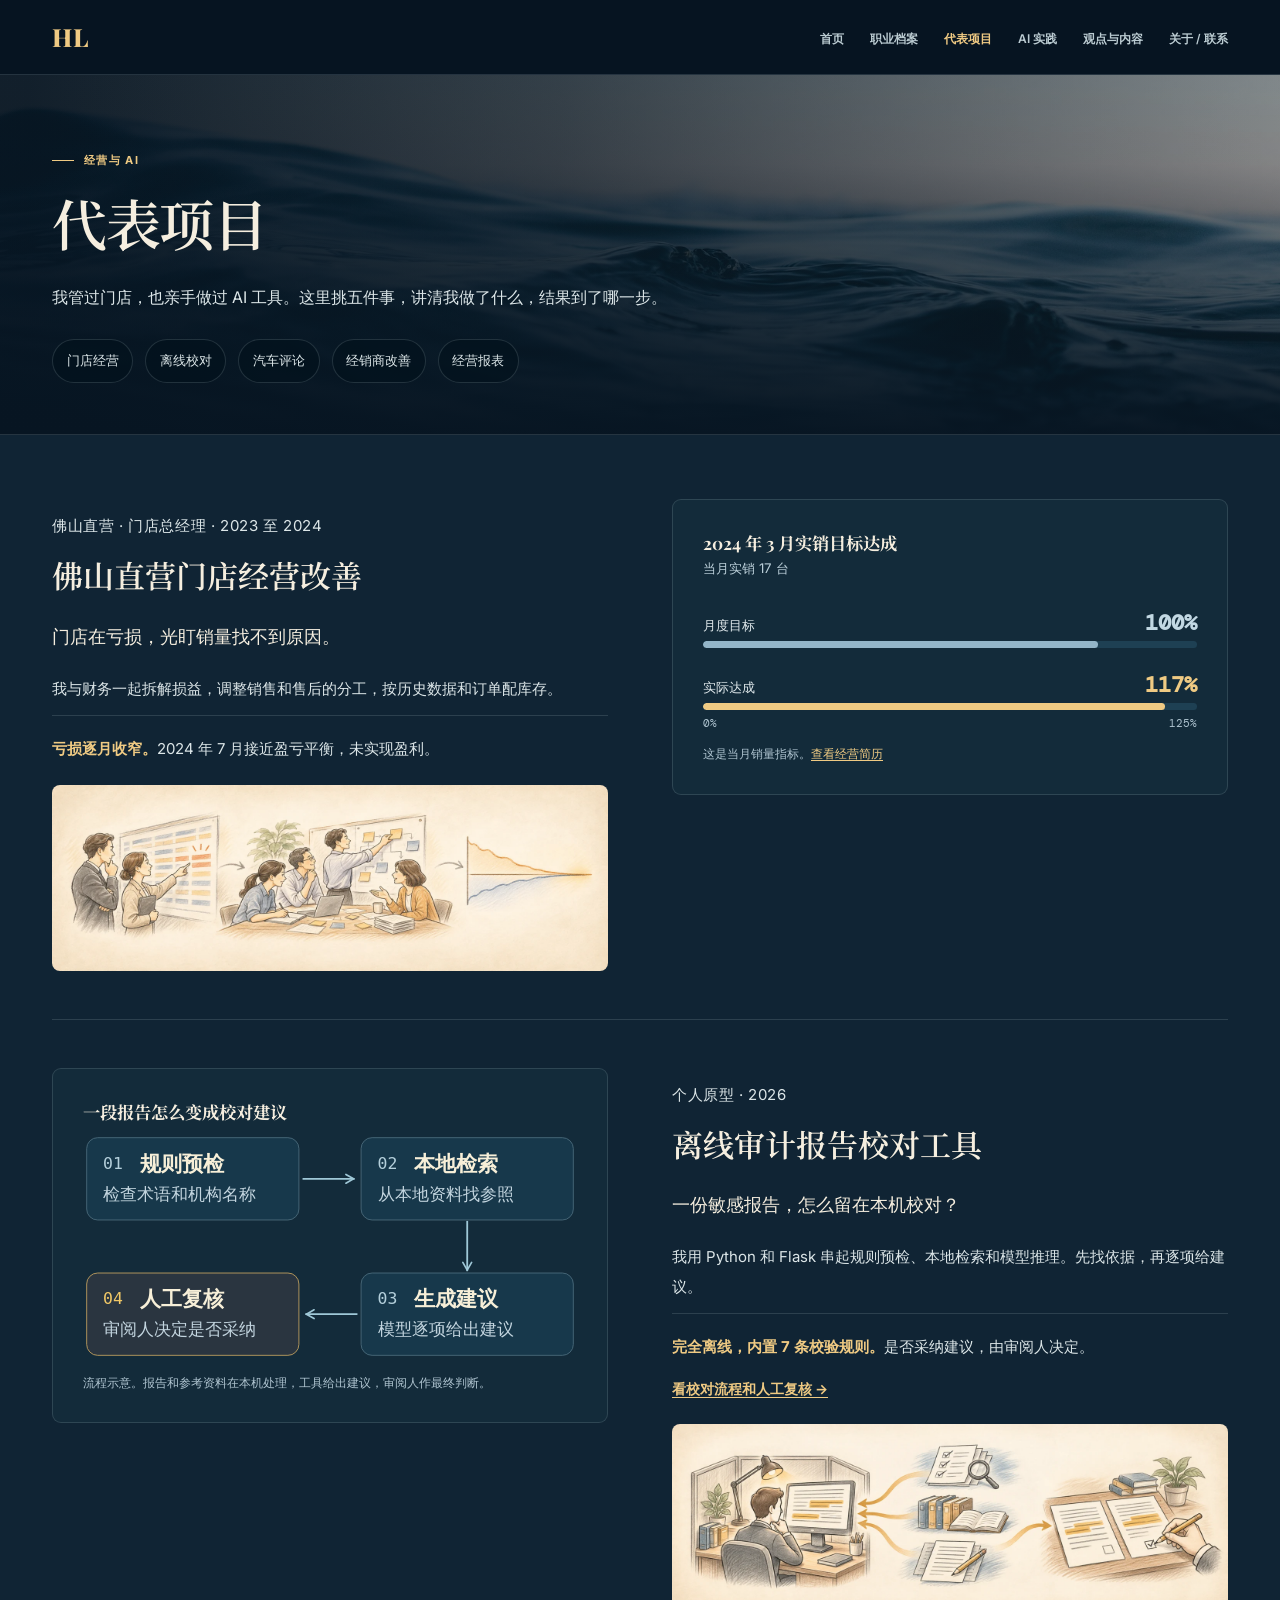
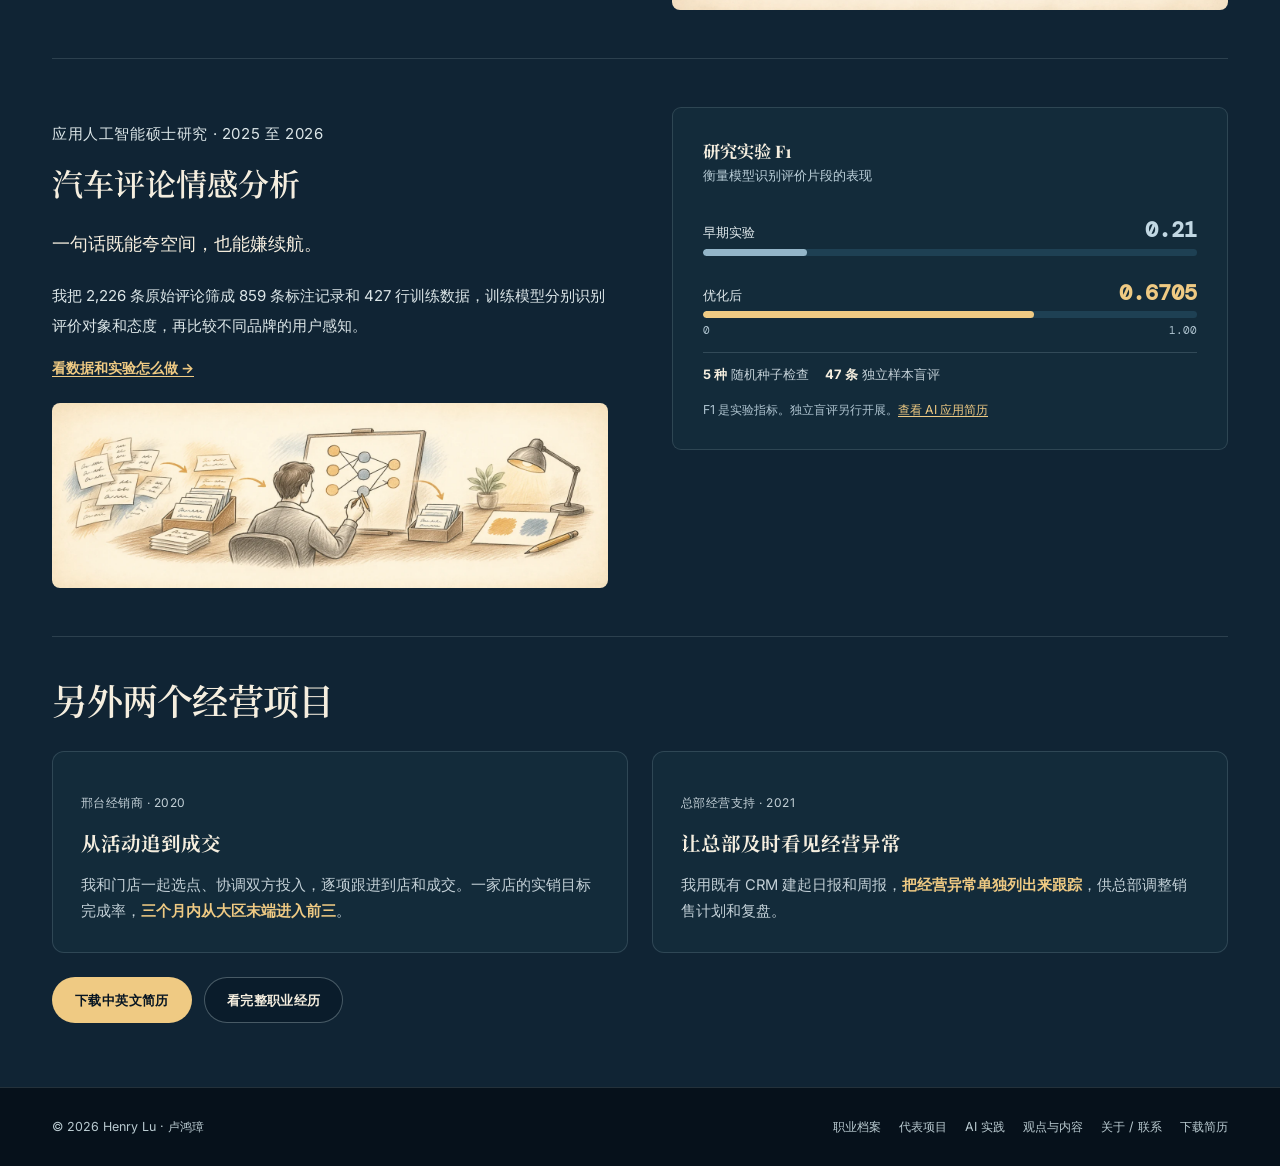
<file: projects.html>
﻿<!DOCTYPE html>
<html lang="zh-CN">
<head>
<meta charset="UTF-8">
  <meta name="viewport" content="width=device-width, initial-scale=1.0">
  <link rel="icon" href="data:image/svg+xml,<svg xmlns=%22http://www.w3.org/2000/svg%22 viewBox=%220 0 100 100%22><text y=%22.9em%22 font-size=%2290%22>🌊</text></svg>">
<title>代表项目 | Henry Lu</title>
<meta name="description" content="卢鸿璋的代表项目：门店损益、经销商改善、经营报表、离线校对工具和汽车评论研究。">
<meta property="og:title" content="代表项目 | Henry Lu">
<meta property="og:description" content="从门店损益到离线校对，看看我做了什么，以及结果到了哪一步。">
<meta property="og:type" content="article">
<meta property="og:url" content="https://hongzhangxiu.xyz/projects.html">
<meta property="og:image" content="https://hongzhangxiu.xyz/assets/img/photo_ocean.jpg">
<meta name="twitter:card" content="summary_large_image">
<link rel="preconnect" href="https://fonts.googleapis.com">
<link rel="preconnect" href="https://fonts.gstatic.com" crossorigin>
<link href="https://fonts.googleapis.com/css2?family=Playfair+Display:wght@500;700;800;900&family=Noto+Serif+SC:wght@400;600;700;900&family=Inter:wght@400;500;600;700&family=DM+Mono&display=swap" rel="stylesheet">
<link rel="stylesheet" href="css/site.css">
<link rel="stylesheet" href="css/projects.css">
<link rel="stylesheet" href="css/inner-ui.css">
</head>
<body data-page="projects" class="ui-refresh ui-projects">
<nav class="nav">
  <div class="nav-inner">
    <a href="index.html" class="nav-logo">HL</a>
    <ul class="nav-links">
      <li><a href="index.html" data-nav="home">首页</a></li>
      <li><a href="career.html" data-nav="career">职业档案</a></li>
      <li><a href="projects.html" data-nav="projects" aria-current="page">代表项目</a></li>
      <li><a href="research.html" data-nav="research">AI 实践</a></li>
      <li><a href="studio.html" data-nav="studio">观点与内容</a></li>
      <li><a href="about.html" data-nav="about">关于 / 联系</a></li>
    </ul>
  </div>
</nav>
<header class="page-hero page-bg-projects">
  <div class="page-hero-bg"></div>
  <div class="container">
    <p class="page-eyebrow">经营与 AI</p>
    <h1 class="page-title">代表项目</h1>
    <p class="page-lead">我管过门店，也亲手做过 AI 工具。这里挑五件事，讲清我做了什么，结果到了哪一步。</p>
    <nav class="project-index" aria-label="跳转到项目">
      <a href="#foshan">门店经营</a>
      <a href="#audit">离线校对</a>
      <a href="#absa">汽车评论</a>
      <a href="#dealer">经销商改善</a>
      <a href="#report">经营报表</a>
    </nav>
  </div>
</header>
<main>
  <section class="section-bg bg-ocean project-section" aria-label="项目详情">
    <div class="container project-stack">
      <article id="foshan" class="project-detail" aria-labelledby="foshan-title">
        <div class="project-copy">
          <p class="tag">佛山直营 · 门店总经理 · 2023 至 2024</p>
          <h2 id="foshan-title">佛山直营门店经营改善</h2>
          <p class="project-lead">门店在亏损，光盯销量找不到原因。</p>
          <p>我与财务一起拆解损益，调整销售和售后的分工，按历史数据和订单配库存。</p>
          <p class="project-outcome"><strong>亏损逐月收窄。</strong>2024 年 7 月接近盈亏平衡，未实现盈利。</p>
          <img class="story-sketch" src="assets/img/projects/matrix-operations-sketch.webp" width="1440" height="480" alt="">
        </div>
        <figure class="project-visual" aria-labelledby="foshan-chart-title">
          <h3 id="foshan-chart-title">2024 年 3 月实销目标达成</h3>
          <p class="project-chart-note">当月实销 17 台</p>
          <dl class="project-chart">
            <div class="project-chart-row">
              <dt>月度目标</dt>
              <dd>100%</dd>
              <dd class="project-track" aria-hidden="true"><span class="project-bar" style="--value: 80%"></span></dd>
            </div>
            <div class="project-chart-row">
              <dt>实际达成</dt>
              <dd>117%</dd>
              <dd class="project-track" aria-hidden="true"><span class="project-bar" style="--value: 93.6%"></span></dd>
            </div>
          </dl>
          <div class="project-axis" aria-hidden="true"><span>0%</span><span>125%</span></div>
          <figcaption>这是当月销量指标。<a href="assets/docs/current/A_Business_Operations_ZH.pdf">查看经营简历</a></figcaption>
        </figure>
      </article>

      <article id="audit" class="project-detail" aria-labelledby="audit-title">
        <div class="project-copy">
          <p class="tag">个人原型 · 2026</p>
          <h2 id="audit-title">离线审计报告校对工具</h2>
          <p class="project-lead">一份敏感报告，怎么留在本机校对？</p>
          <p>我用 Python 和 Flask 串起规则预检、本地检索和模型推理。先找依据，再逐项给建议。</p>
          <p class="project-outcome"><strong>完全离线，内置 7 条校验规则。</strong>是否采纳建议，由审阅人决定。</p>
          <a class="project-more" href="research.html#audit-workflow">看校对流程和人工复核 →</a>
          <img class="story-sketch" src="assets/img/projects/matrix-audit-sketch.webp" width="1440" height="480" alt="" loading="lazy">
        </div>
        <figure class="project-visual" aria-labelledby="audit-flow-title">
          <h3 id="audit-flow-title">一段报告怎么变成校对建议</h3>
          <img src="assets/img/projects/audit-proofreading-flow.svg" width="540" height="246" loading="lazy"
            alt="四步流程：规则预检、本地检索、模型生成建议、人工复核。">
          <figcaption>流程示意。报告和参考资料在本机处理，工具给出建议，审阅人作最终判断。</figcaption>
        </figure>
      </article>

      <article id="absa" class="project-detail" aria-labelledby="absa-title">
        <div class="project-copy">
          <p class="tag">应用人工智能硕士研究 · 2025 至 2026</p>
          <h2 id="absa-title">汽车评论情感分析</h2>
          <p class="project-lead">一句话既能夸空间，也能嫌续航。</p>
          <p>我把 2,226 条原始评论筛成 859 条标注记录和 427 行训练数据，训练模型分别识别评价对象和态度，再比较不同品牌的用户感知。</p>
          <a class="project-more" href="research.html#absa-research">看数据和实验怎么做 →</a>
          <img class="story-sketch" src="assets/img/projects/matrix-training-sketch.webp" width="1440" height="480" alt="" loading="lazy">
        </div>
        <figure class="project-visual" aria-labelledby="absa-chart-title">
          <h3 id="absa-chart-title">研究实验 F1</h3>
          <p class="project-chart-note">衡量模型识别评价片段的表现</p>
          <dl class="project-chart">
            <div class="project-chart-row">
              <dt>早期实验</dt>
              <dd>0.21</dd>
              <dd class="project-track" aria-hidden="true"><span class="project-bar" style="--value: 21%"></span></dd>
            </div>
            <div class="project-chart-row">
              <dt>优化后</dt>
              <dd>0.6705</dd>
              <dd class="project-track" aria-hidden="true"><span class="project-bar" style="--value: 67.05%"></span></dd>
            </div>
          </dl>
          <div class="project-axis" aria-hidden="true"><span>0</span><span>1.00</span></div>
          <div class="project-checks">
            <span><strong>5 种</strong> 随机种子检查</span>
            <span><strong>47 条</strong> 独立样本盲评</span>
          </div>
          <figcaption>F1 是实验指标。独立盲评另行开展。<a href="assets/docs/current/B_AI_Applications_ZH.pdf">查看 AI 应用简历</a></figcaption>
        </figure>
      </article>

      <div class="project-briefs">
        <h2 class="sec-title">另外两个经营项目</h2>
        <div class="project-brief-grid">
          <article id="dealer" class="project-brief">
            <p class="tag">邢台经销商 · 2020</p>
            <h3>从活动追到成交</h3>
            <p>我和门店一起选点、协调双方投入，逐项跟进到店和成交。一家店的实销目标完成率，<strong>三个月内从大区末端进入前三</strong>。</p>
          </article>
          <article id="report" class="project-brief">
            <p class="tag">总部经营支持 · 2021</p>
            <h3>让总部及时看见经营异常</h3>
            <p>我用既有 CRM 建起日报和周报，<strong>把经营异常单独列出来跟踪</strong>，供总部调整销售计划和复盘。</p>
          </article>
        </div>
      </div>

      <div class="hero-cta">
        <a class="btn btn-primary" href="index.html#resumes">下载中英文简历</a>
        <a class="btn btn-ghost" href="career.html#experience">看完整职业经历</a>
      </div>
    </div>
  </section>
</main>

<footer>
  <div class="container footer-inner">
    <div>&copy; 2026 Henry Lu · 卢鸿璋</div>
    <div class="footer-links">
      <a href="career.html">职业档案</a>
      <a href="projects.html">代表项目</a>
      <a href="research.html">AI 实践</a>
      <a href="studio.html">观点与内容</a>
      <a href="about.html">关于 / 联系</a>
      <a href="index.html#resumes">下载简历</a>
    </div>
  </div>
</footer>
<script src="js/site.js"></script>
</body>
</html>
</file>
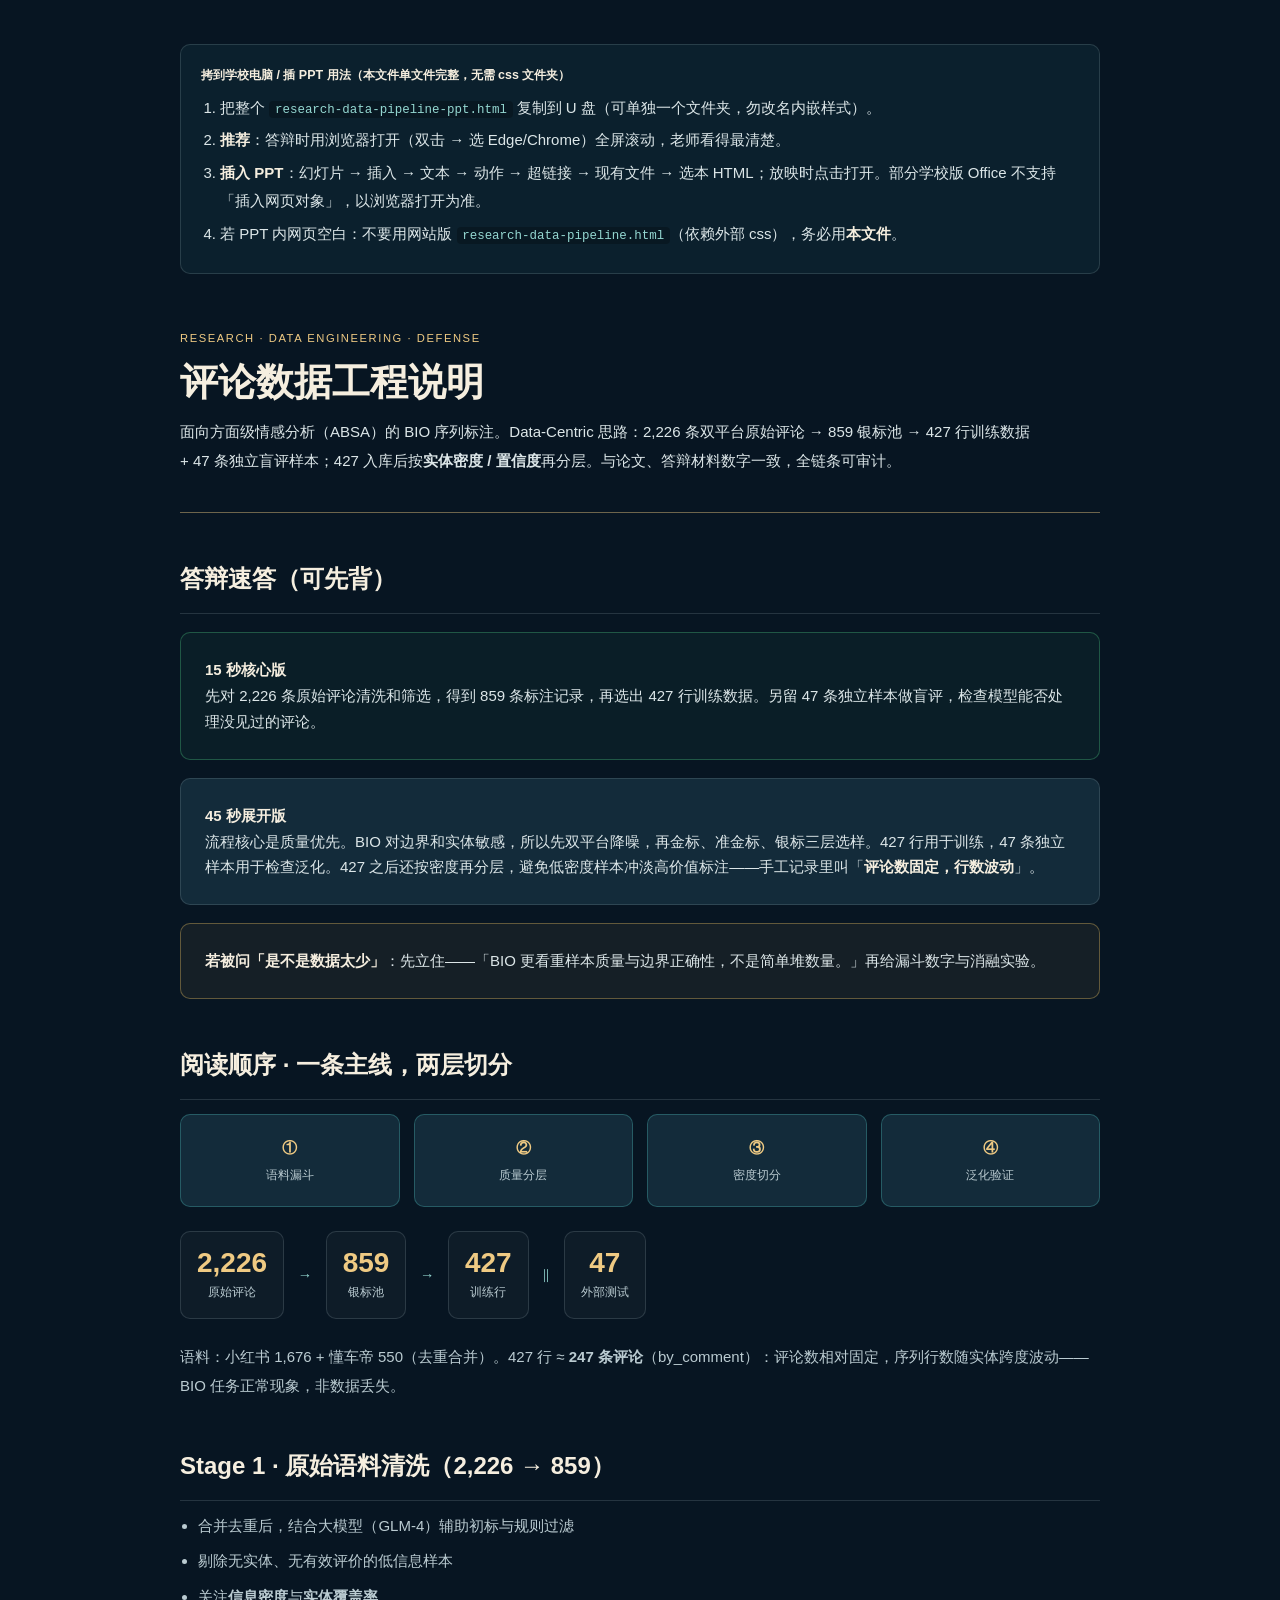
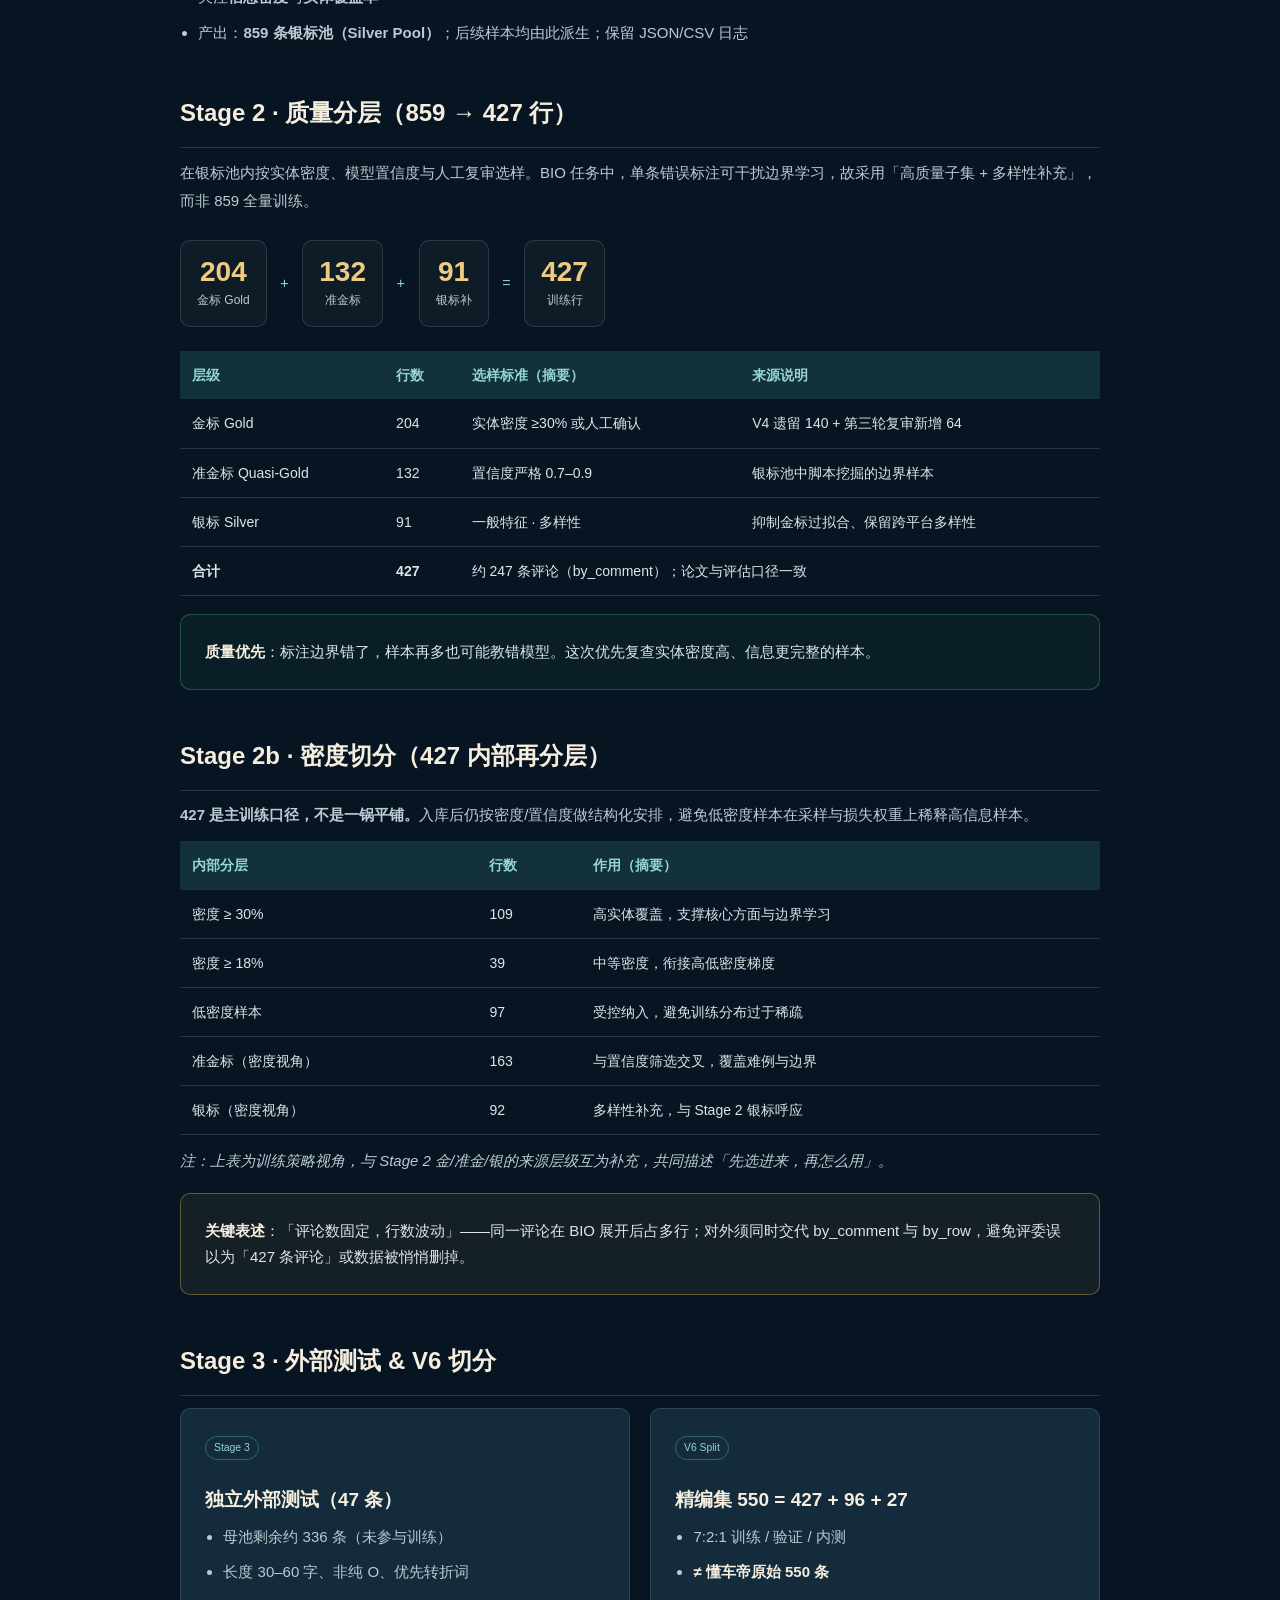
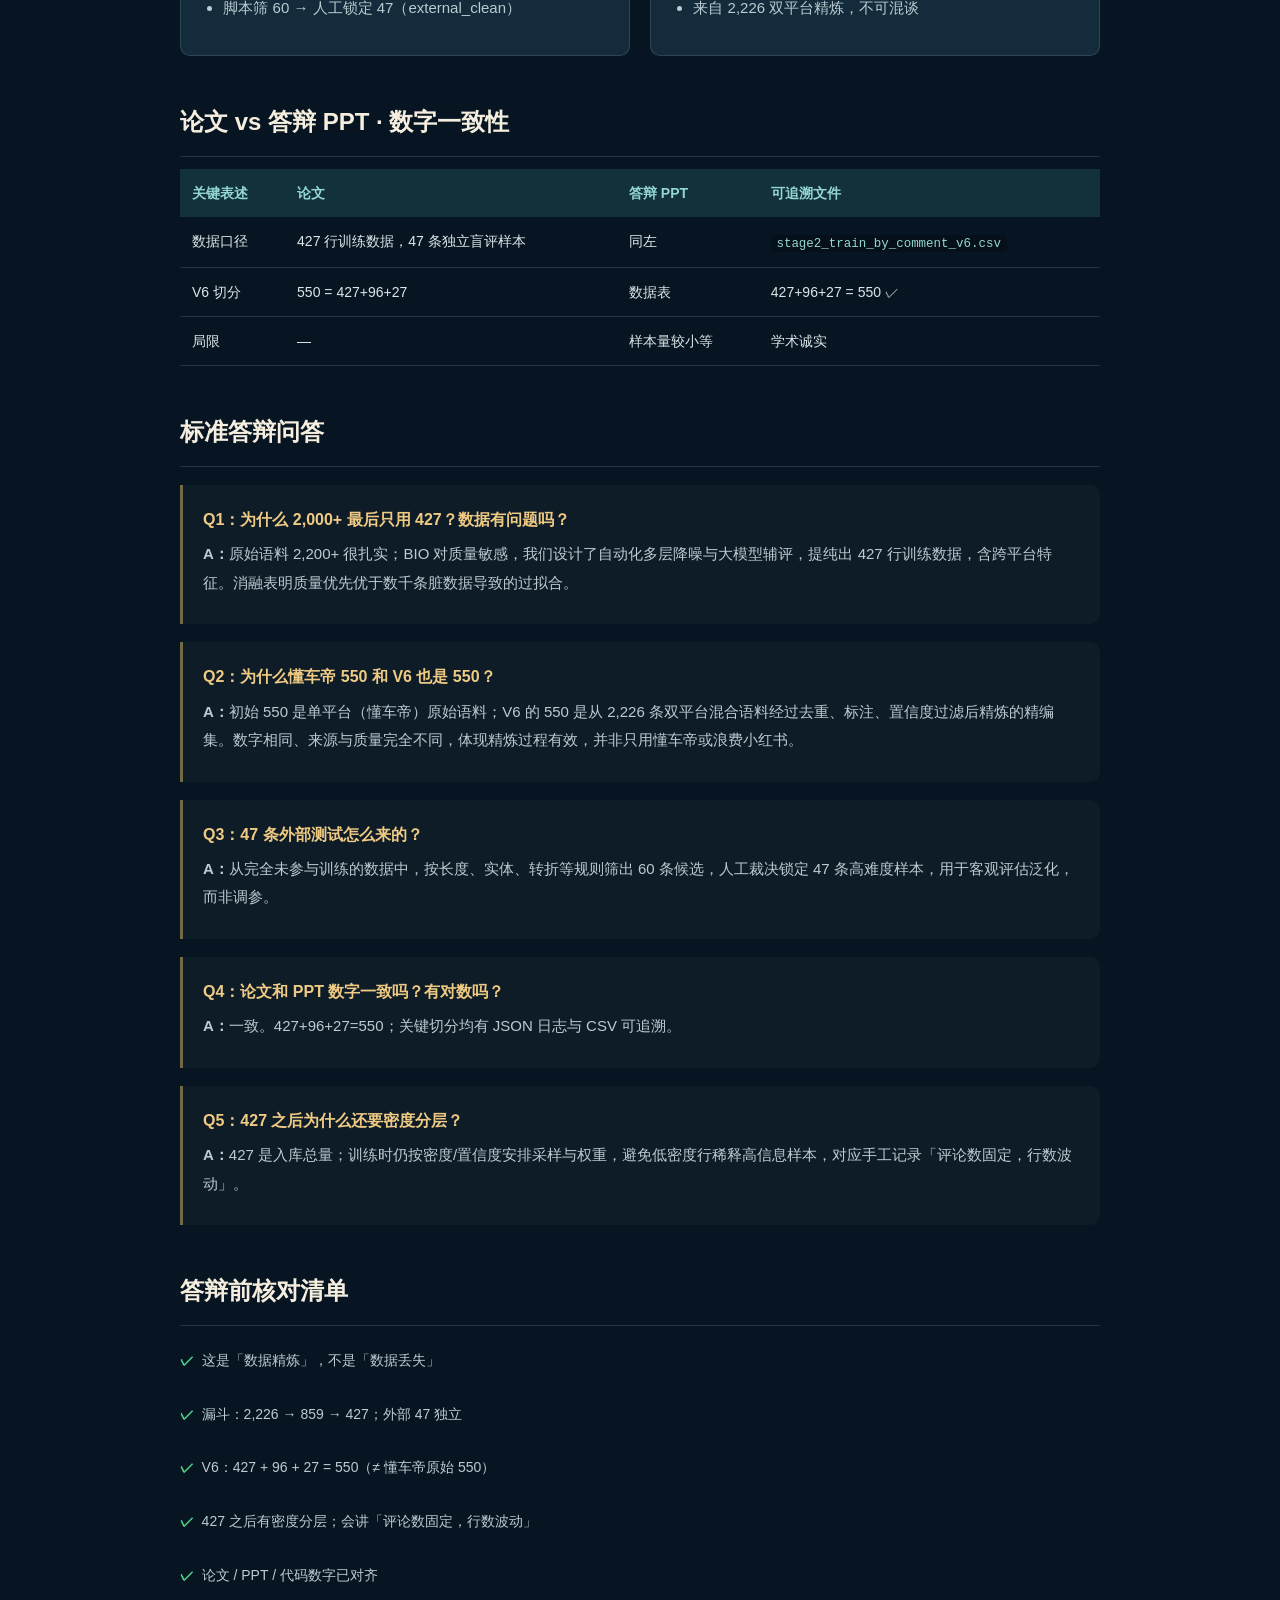
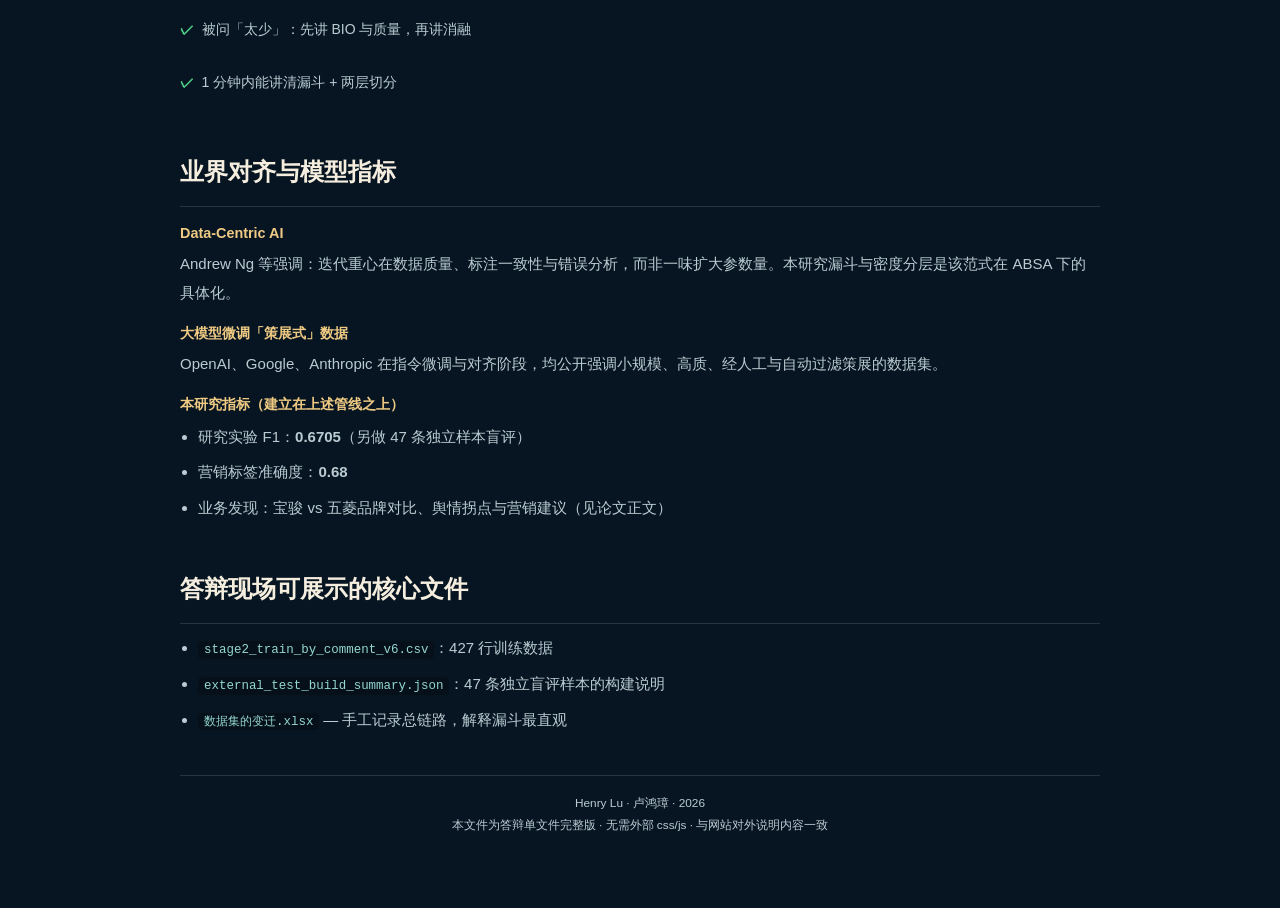
<file: research-data-pipeline-ppt.html>
﻿<!DOCTYPE html>
<html lang="zh-CN">
<head>
<meta charset="UTF-8">
  <meta name="viewport" content="width=device-width, initial-scale=1.0">
  <link rel="icon" href="data:image/svg+xml,<svg xmlns=%22http://www.w3.org/2000/svg%22 viewBox=%220 0 100 100%22><text y=%22.9em%22 font-size=%2290%22>🌊</text></svg>">
<title>评论数据工程说明 · 答辩单文件完整版 | Henry Lu</title>
<meta name="description" content="Henry Lu ABSA 硕士研究的数据工程说明：从用户评论到训练样本、独立测试与验证方法。">
<meta property="og:title" content="评论数据工程说明 | Henry Lu">
<meta property="og:description" content="ABSA 硕士研究的数据工程、样本筛选与验证方法说明。">
<meta property="og:type" content="article">
<meta property="og:url" content="https://hongzhangxiu.xyz/research-data-pipeline-ppt.html">
<meta property="og:image" content="https://hongzhangxiu.xyz/assets/img/photo_ocean.jpg">
<!-- 单文件：无外部 css/js，拷到学校电脑/U盘即可。样式全部在下面 <style> 里 -->
<style>
:root{--deep:#071522;--sand:#f5eedf;--sand2:#dce6e8;--muted:#bacbd1;--gold:#efca83;--cyan:#94d7d1;--border:#a7bbc130}
*{margin:0;padding:0;box-sizing:border-box}
html{scroll-behavior:smooth}
body{font-family:"Microsoft YaHei","PingFang SC","Segoe UI",sans-serif;background:var(--deep);color:var(--sand2);line-height:1.72;font-size:15px}
.wrap{max-width:920px;margin:0 auto;padding:28px 32px 56px}
a{color:var(--gold)}
.howto{font-size:.78rem;color:var(--cyan);padding:.75rem 1rem;border:1px dashed rgba(87,215,209,.4);border-radius:12px;margin-bottom:1.5rem;line-height:1.65;background:rgba(87,215,209,.06)}
.howto strong{color:var(--sand)}
.howto ol{margin:.5rem 0 0 1.2rem}
.howto li{margin:.25rem 0;color:var(--sand2)}
.hero{padding:1.5rem 0 1.2rem;border-bottom:1px solid var(--border);margin-bottom:.5rem}
.eyebrow{font-size:.7rem;letter-spacing:.14em;text-transform:uppercase;color:var(--gold);margin-bottom:.45rem}
h1{font-size:1.9rem;color:var(--sand);font-weight:700;margin-bottom:.55rem;line-height:1.22}
.lead{font-size:.94rem;color:var(--sand2);max-width:860px}
h2{font-size:1.2rem;color:var(--sand);margin:2rem 0 .65rem;padding-bottom:.35rem;border-bottom:1px solid var(--border)}
h3{font-size:1.02rem;color:var(--sand);margin:1rem 0 .4rem}
h4{font-size:.9rem;color:var(--gold);margin:.85rem 0 .3rem}
p,li{font-size:.88rem;color:var(--muted);margin-bottom:.45rem}
ul{margin:.35rem 0 .55rem 1.15rem}
.card{background:rgba(255,255,255,.04);border:1px solid var(--border);border-radius:14px;padding:1rem 1.15rem;margin:.85rem 0}
.card strong{color:var(--sand)}
.card.warn{border-color:rgba(240,199,102,.35);background:rgba(240,199,102,.06)}
.card.ok{border-color:rgba(85,217,139,.3);background:rgba(85,217,139,.05)}
.tag{display:inline-block;font-size:.65rem;color:var(--cyan);border:1px solid rgba(87,215,209,.35);padding:.15rem .5rem;border-radius:999px;margin-bottom:.45rem}
.funnel{display:flex;flex-wrap:wrap;align-items:center;gap:.35rem;margin:.75rem 0}
.chip{padding:.55rem .75rem;border:1px solid var(--border);border-radius:10px;text-align:center;background:rgba(255,255,255,.03);min-width:4.2rem}
.chip b{display:block;font-size:1.22rem;color:var(--gold);font-weight:700;line-height:1.1}
.chip span{display:block;font-size:.64rem;color:var(--muted);margin-top:.15rem}
.arr{color:var(--cyan);font-size:.9rem;padding:0 .1rem}
.flow4{display:grid;grid-template-columns:repeat(4,1fr);gap:.45rem;margin:.85rem 0}
.flow4 .s{text-align:center;padding:.6rem .35rem;border:1px solid rgba(87,215,209,.28);border-radius:10px;background:rgba(3,17,29,.55)}
.flow4 b{display:block;color:var(--gold);font-size:.95rem}
.flow4 span{font-size:.66rem;color:var(--muted)}
.split2{display:grid;grid-template-columns:1fr 1fr;gap:.65rem;margin:.75rem 0}
.split2 .card{margin:0}
table{width:100%;border-collapse:collapse;margin:.75rem 0;font-size:.8rem}
th{background:rgba(87,215,209,.14);color:var(--cyan);padding:.48rem .6rem;text-align:left;font-weight:600}
td{padding:.48rem .6rem;border-bottom:1px solid var(--border);color:var(--sand2);vertical-align:top}
code{font-family:Consolas,"Courier New",monospace;font-size:.78rem;color:var(--cyan);background:rgba(0,0,0,.25);padding:.1rem .35rem;border-radius:4px}
.qa{margin:.65rem 0;padding:.8rem 1rem;border-left:3px solid rgba(240,199,102,.45);background:rgba(255,255,255,.03);border-radius:0 10px 10px 0}
.qa .q{color:var(--gold);font-size:.85rem;margin-bottom:.3rem;font-weight:600}
.check{list-style:none;padding:0;margin:.45rem 0}
.check li{padding:.32rem 0 .32rem 1.35rem;position:relative;font-size:.84rem;color:var(--muted)}
.check li::before{content:"✓";position:absolute;left:0;color:#55d98b;font-weight:700}
.foot{margin-top:2.5rem;padding-top:1rem;border-top:1px solid var(--border);font-size:.74rem;color:var(--muted);text-align:center}
@media print{body{background:#fff;color:#111}.wrap{max-width:100%}h1,h2{color:#111}.card{border-color:#ccc}}
@media(max-width:640px){.wrap{padding:20px 18px 40px}.flow4,.split2{grid-template-columns:1fr}}

/* Offline edition: self-contained reading layout. */
.wrap{max-width:1000px;padding:44px 40px 64px}.hero{padding:30px 0}h1{font-family:Georgia,'Microsoft YaHei',serif;font-size:38px;line-height:1.4}h2{font-size:24px;line-height:1.5;margin-top:48px;padding-bottom:16px}h3{font-size:19px}p,li{font-size:15px;line-height:1.9}.card{padding:24px;border-radius:10px;margin:18px 0;background:#071d2b}.howto{border:1px solid var(--border);border-radius:10px;padding:20px}.funnel{gap:12px;margin:24px 0}.chip{padding:16px}.chip b{font-size:28px}.chip span{font-size:12px}.flow4{gap:14px}.flow4 .s{padding:20px 12px}.flow4 span{font-size:12px}.split2{gap:20px}table{font-size:14px}th,td{padding:12px}code{overflow-wrap:anywhere}.qa{padding:20px;margin:18px 0}.qa .q{font-size:16px}.check li{font-size:14px;padding-block:10px}
@media(max-width:640px){.wrap{padding:24px 22px 40px}h1{font-size:29px}h2{font-size:23px;margin-top:32px}.card{padding:20px}p,li{font-size:14px}.flow4{grid-template-columns:1fr 1fr}.funnel{gap:8px}.chip{padding:12px}.chip b{font-size:23px}table{display:block;overflow-x:auto;max-width:100%}.howto{padding:18px}.howto code{word-break:break-all}.split2{grid-template-columns:1fr}}
@media print{body{background:white;color:#111}.card,.howto,.qa{background:white;border-color:#bbb}p,li,td,h3,h4,.lead,.qa .q{color:#222}.wrap{padding:0}h2{break-after:avoid}.card{break-inside:avoid}}

@media screen {
  .card, .flow4 .s { background: #132b3a; }
  .hero { border-bottom-color: #efca8370; }
}
</style>
</head>
<body class="ui-refresh ui-research-data-pipeline-ppt">
<div class="wrap">

<div class="howto">
  <strong>拷到学校电脑 / 插 PPT 用法（本文件单文件完整，无需 css 文件夹）</strong>
  <ol>
    <li>把整个 <code>research-data-pipeline-ppt.html</code> 复制到 U 盘（可单独一个文件夹，勿改名内嵌样式）。</li>
    <li><strong>推荐</strong>：答辩时用浏览器打开（双击 → 选 Edge/Chrome）全屏滚动，老师看得最清楚。</li>
    <li><strong>插入 PPT</strong>：幻灯片 → 插入 → 文本 → 动作 → 超链接 → 现有文件 → 选本 HTML；放映时点击打开。部分学校版 Office 不支持「插入网页对象」，以浏览器打开为准。</li>
    <li>若 PPT 内网页空白：不要用网站版 <code>research-data-pipeline.html</code>（依赖外部 css），务必用<strong>本文件</strong>。</li>
  </ol>
</div>

<div class="hero">
  <p class="eyebrow">Research · Data Engineering · Defense</p>
  <h1>评论数据工程说明</h1>
  <p class="lead">面向方面级情感分析（ABSA）的 BIO 序列标注。Data-Centric 思路：2,226 条双平台原始评论 → 859 银标池 → 427 行训练数据 + 47 条独立盲评样本；427 入库后按<strong>实体密度 / 置信度</strong>再分层。与论文、答辩材料数字一致，全链条可审计。</p>
</div>

<h2>答辩速答（可先背）</h2>
<div class="card ok">
  <strong>15 秒核心版</strong><br>
  先对 2,226 条原始评论清洗和筛选，得到 859 条标注记录，再选出 427 行训练数据。另留 47 条独立样本做盲评，检查模型能否处理没见过的评论。
</div>
<div class="card">
  <strong>45 秒展开版</strong><br>
  流程核心是质量优先。BIO 对边界和实体敏感，所以先双平台降噪，再金标、准金标、银标三层选样。427 行用于训练，47 条独立样本用于检查泛化。427 之后还按密度再分层，避免低密度样本冲淡高价值标注——手工记录里叫「<strong>评论数固定，行数波动</strong>」。
</div>
<div class="card warn">
  <strong>若被问「是不是数据太少」</strong>：先立住——「BIO 更看重样本质量与边界正确性，不是简单堆数量。」再给漏斗数字与消融实验。
</div>

<h2>阅读顺序 · 一条主线，两层切分</h2>
<div class="flow4">
  <div class="s"><b>①</b><span>语料漏斗</span></div>
  <div class="s"><b>②</b><span>质量分层</span></div>
  <div class="s"><b>③</b><span>密度切分</span></div>
  <div class="s"><b>④</b><span>泛化验证</span></div>
</div>
<div class="funnel">
  <div class="chip"><b>2,226</b><span>原始评论</span></div><span class="arr">→</span>
  <div class="chip"><b>859</b><span>银标池</span></div><span class="arr">→</span>
  <div class="chip"><b>427</b><span>训练行</span></div><span class="arr">∥</span>
  <div class="chip"><b>47</b><span>外部测试</span></div>
</div>
<p>语料：小红书 1,676 + 懂车帝 550（去重合并）。427 行 ≈ <strong>247 条评论</strong>（by_comment）：评论数相对固定，序列行数随实体跨度波动——BIO 任务正常现象，非数据丢失。</p>

<h2>Stage 1 · 原始语料清洗（2,226 → 859）</h2>
<ul>
  <li>合并去重后，结合大模型（GLM-4）辅助初标与规则过滤</li>
  <li>剔除无实体、无有效评价的低信息样本</li>
  <li>关注<strong>信息密度</strong>与<strong>实体覆盖率</strong></li>
  <li>产出：<strong>859 条银标池（Silver Pool）</strong>；后续样本均由此派生；保留 JSON/CSV 日志</li>
</ul>

<h2>Stage 2 · 质量分层（859 → 427 行）</h2>
<p>在银标池内按实体密度、模型置信度与人工复审选样。BIO 任务中，单条错误标注可干扰边界学习，故采用「高质量子集 + 多样性补充」，而非 859 全量训练。</p>
<div class="funnel">
  <div class="chip"><b>204</b><span>金标 Gold</span></div><span class="arr">+</span>
  <div class="chip"><b>132</b><span>准金标</span></div><span class="arr">+</span>
  <div class="chip"><b>91</b><span>银标补</span></div><span class="arr">=</span>
  <div class="chip"><b>427</b><span>训练行</span></div>
</div>
<table>
  <tr><th>层级</th><th>行数</th><th>选样标准（摘要）</th><th>来源说明</th></tr>
  <tr><td>金标 Gold</td><td>204</td><td>实体密度 ≥30% 或人工确认</td><td>V4 遗留 140 + 第三轮复审新增 64</td></tr>
  <tr><td>准金标 Quasi-Gold</td><td>132</td><td>置信度严格 0.7–0.9</td><td>银标池中脚本挖掘的边界样本</td></tr>
  <tr><td>银标 Silver</td><td>91</td><td>一般特征 · 多样性</td><td>抑制金标过拟合、保留跨平台多样性</td></tr>
  <tr><td><strong>合计</strong></td><td><strong>427</strong></td><td colspan="2">约 247 条评论（by_comment）；论文与评估口径一致</td></tr>
</table>
<div class="card ok">
  <strong>质量优先</strong>：标注边界错了，样本再多也可能教错模型。这次优先复查实体密度高、信息更完整的样本。
</div>

<h2>Stage 2b · 密度切分（427 内部再分层）</h2>
<p><strong>427 是主训练口径，不是一锅平铺。</strong>入库后仍按密度/置信度做结构化安排，避免低密度样本在采样与损失权重上稀释高信息样本。</p>
<table>
  <tr><th>内部分层</th><th>行数</th><th>作用（摘要）</th></tr>
  <tr><td>密度 ≥ 30%</td><td>109</td><td>高实体覆盖，支撑核心方面与边界学习</td></tr>
  <tr><td>密度 ≥ 18%</td><td>39</td><td>中等密度，衔接高低密度梯度</td></tr>
  <tr><td>低密度样本</td><td>97</td><td>受控纳入，避免训练分布过于稀疏</td></tr>
  <tr><td>准金标（密度视角）</td><td>163</td><td>与置信度筛选交叉，覆盖难例与边界</td></tr>
  <tr><td>银标（密度视角）</td><td>92</td><td>多样性补充，与 Stage 2 银标呼应</td></tr>
</table>
<p><em>注：上表为训练策略视角，与 Stage 2 金/准金/银的来源层级互为补充，共同描述「先选进来，再怎么用」。</em></p>
<div class="card warn">
  <strong>关键表述</strong>：「评论数固定，行数波动」——同一评论在 BIO 展开后占多行；对外须同时交代 by_comment 与 by_row，避免评委误以为「427 条评论」或数据被悄悄删掉。
</div>

<h2>Stage 3 · 外部测试 &amp; V6 切分</h2>
<div class="split2">
  <div class="card">
    <span class="tag">Stage 3</span>
    <h3>独立外部测试（47 条）</h3>
    <ul>
      <li>母池剩余约 336 条（未参与训练）</li>
      <li>长度 30–60 字、非纯 O、优先转折词</li>
      <li>脚本筛 60 → 人工锁定 47（external_clean）</li>
    </ul>
  </div>
  <div class="card">
    <span class="tag">V6 Split</span>
    <h3>精编集 550 = 427 + 96 + 27</h3>
    <ul>
      <li>7:2:1 训练 / 验证 / 内测</li>
      <li><strong>≠ 懂车帝原始 550 条</strong></li>
      <li>来自 2,226 双平台精炼，不可混谈</li>
    </ul>
  </div>
</div>

<h2>论文 vs 答辩 PPT · 数字一致性</h2>
<table>
  <tr><th>关键表述</th><th>论文</th><th>答辩 PPT</th><th>可追溯文件</th></tr>
  <tr><td>数据口径</td><td>427 行训练数据，47 条独立盲评样本</td><td>同左</td><td><code>stage2_<wbr>train_<wbr>by_<wbr>comment_<wbr>v6.csv</code></td></tr>
  <tr><td>V6 切分</td><td>550 = 427+96+27</td><td>数据表</td><td>427+96+27 = 550 ✓</td></tr>
  <tr><td>局限</td><td>—</td><td>样本量较小等</td><td>学术诚实</td></tr>
</table>

<h2>标准答辩问答</h2>
<div class="qa"><p class="q">Q1：为什么 2,000+ 最后只用 427？数据有问题吗？</p>
<p><strong>A：</strong>原始语料 2,200+ 很扎实；BIO 对质量敏感，我们设计了自动化多层降噪与大模型辅评，提纯出 427 行训练数据，含跨平台特征。消融表明质量优先优于数千条脏数据导致的过拟合。</p></div>
<div class="qa"><p class="q">Q2：为什么懂车帝 550 和 V6 也是 550？</p>
<p><strong>A：</strong>初始 550 是单平台（懂车帝）原始语料；V6 的 550 是从 2,226 条双平台混合语料经过去重、标注、置信度过滤后精炼的精编集。数字相同、来源与质量完全不同，体现精炼过程有效，并非只用懂车帝或浪费小红书。</p></div>
<div class="qa"><p class="q">Q3：47 条外部测试怎么来的？</p>
<p><strong>A：</strong>从完全未参与训练的数据中，按长度、实体、转折等规则筛出 60 条候选，人工裁决锁定 47 条高难度样本，用于客观评估泛化，而非调参。</p></div>
<div class="qa"><p class="q">Q4：论文和 PPT 数字一致吗？有对数吗？</p>
<p><strong>A：</strong>一致。427+96+27=550；关键切分均有 JSON 日志与 CSV 可追溯。</p></div>
<div class="qa"><p class="q">Q5：427 之后为什么还要密度分层？</p>
<p><strong>A：</strong>427 是入库总量；训练时仍按密度/置信度安排采样与权重，避免低密度行稀释高信息样本，对应手工记录「评论数固定，行数波动」。</p></div>

<h2>答辩前核对清单</h2>
<ul class="check">
  <li>这是「数据精炼」，不是「数据丢失」</li>
  <li>漏斗：2,226 → 859 → 427；外部 47 独立</li>
  <li>V6：427 + 96 + 27 = 550（≠ 懂车帝原始 550）</li>
  <li>427 之后有密度分层；会讲「评论数固定，行数波动」</li>
  <li>论文 / PPT / 代码数字已对齐</li>
  <li>被问「太少」：先讲 BIO 与质量，再讲消融</li>
  <li>1 分钟内能讲清漏斗 + 两层切分</li>
</ul>

<h2>业界对齐与模型指标</h2>
<h4>Data-Centric AI</h4>
<p>Andrew Ng 等强调：迭代重心在数据质量、标注一致性与错误分析，而非一味扩大参数量。本研究漏斗与密度分层是该范式在 ABSA 下的具体化。</p>
<h4>大模型微调「策展式」数据</h4>
<p>OpenAI、Google、Anthropic 在指令微调与对齐阶段，均公开强调小规模、高质、经人工与自动过滤策展的数据集。</p>
<h4>本研究指标（建立在上述管线之上）</h4>
<ul>
  <li>研究实验 F1：<strong>0.6705</strong>（另做 47 条独立样本盲评）</li>
  <li>营销标签准确度：<strong>0.68</strong></li>
  <li>业务发现：宝骏 vs 五菱品牌对比、舆情拐点与营销建议（见论文正文）</li>
</ul>

<h2>答辩现场可展示的核心文件</h2>
<ul>
  <li><code>stage2_<wbr>train_<wbr>by_<wbr>comment_<wbr>v6.csv</code>：427 行训练数据</li>
  <li><code>external_<wbr>test_<wbr>build_<wbr>summary.json</code>：47 条独立盲评样本的构建说明</li>
  <li><code>数据集的变迁.xlsx</code> — 手工记录总链路，解释漏斗最直观</li>
</ul>

<p class="foot">Henry Lu · 卢鸿璋 · 2026<br>本文件为答辩单文件完整版 · 无需外部 css/js · 与网站对外说明内容一致</p>

</div>
</body>
</html>
</file>
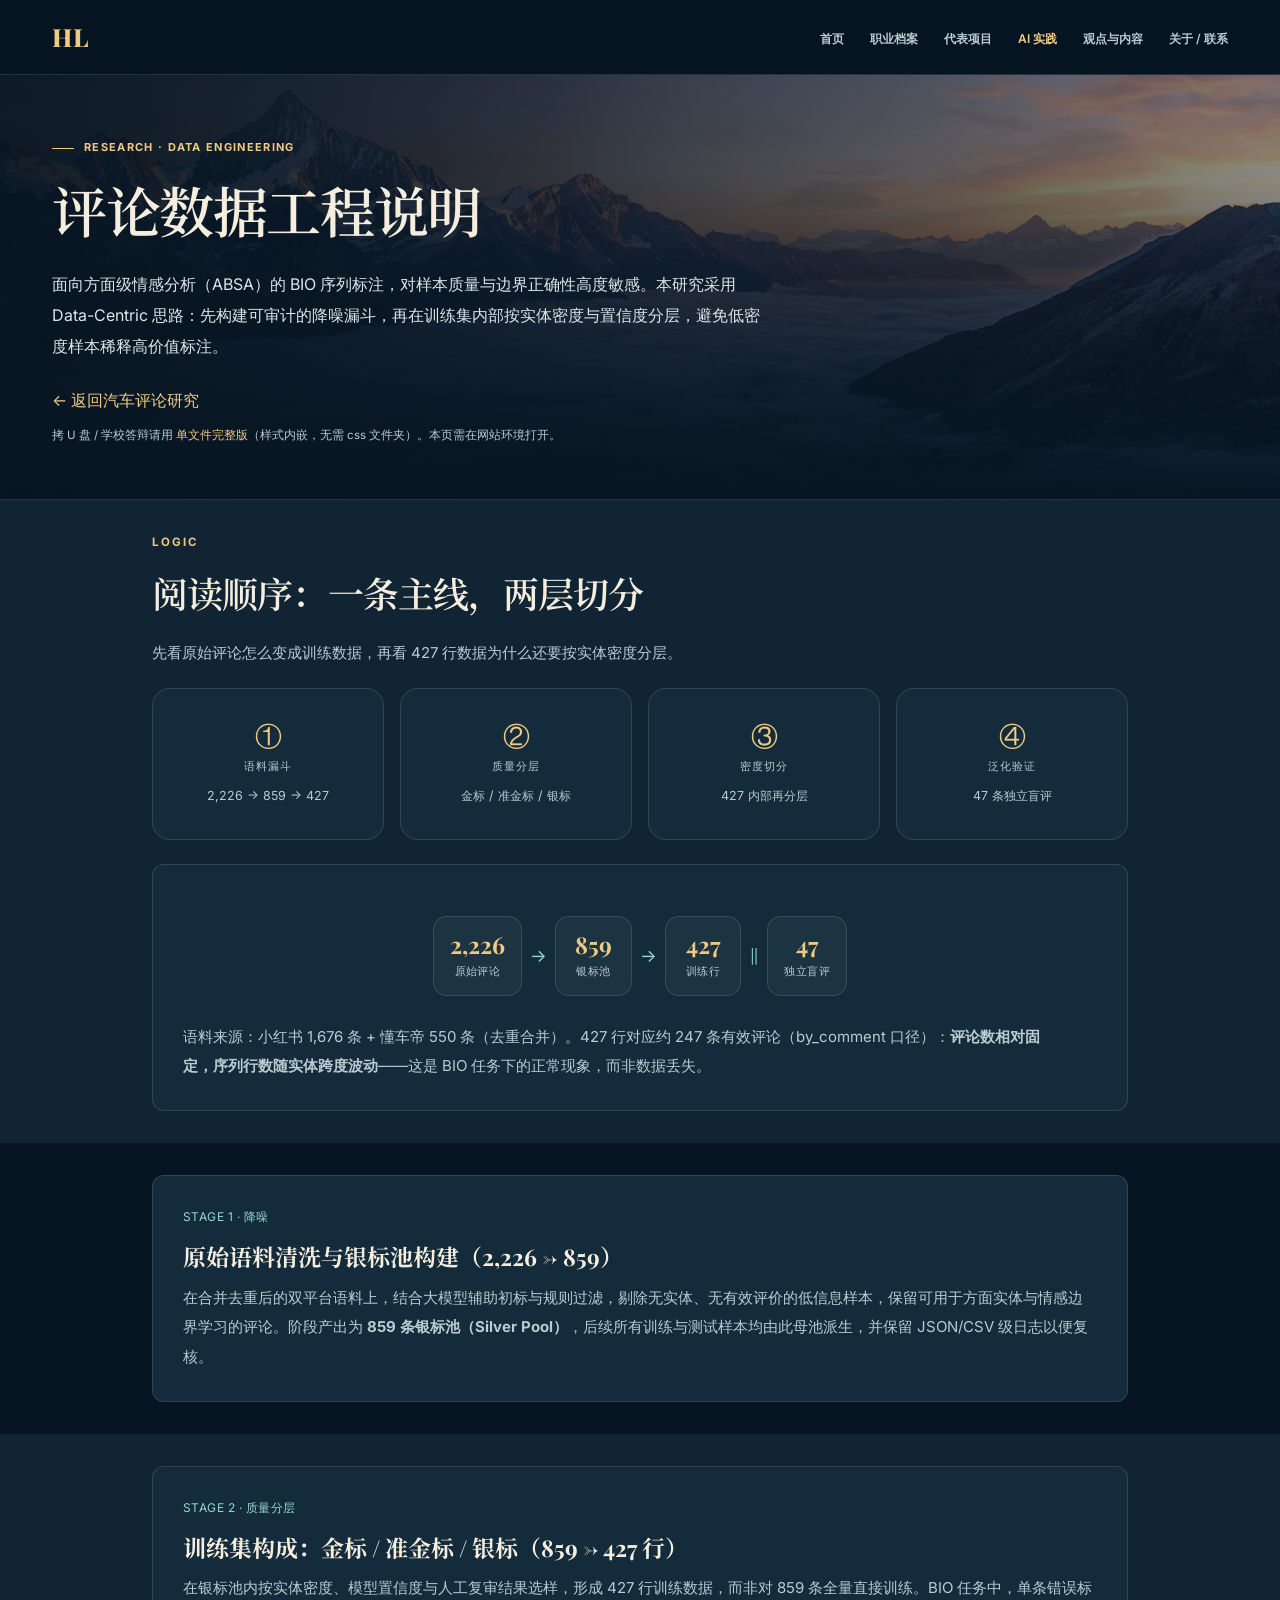
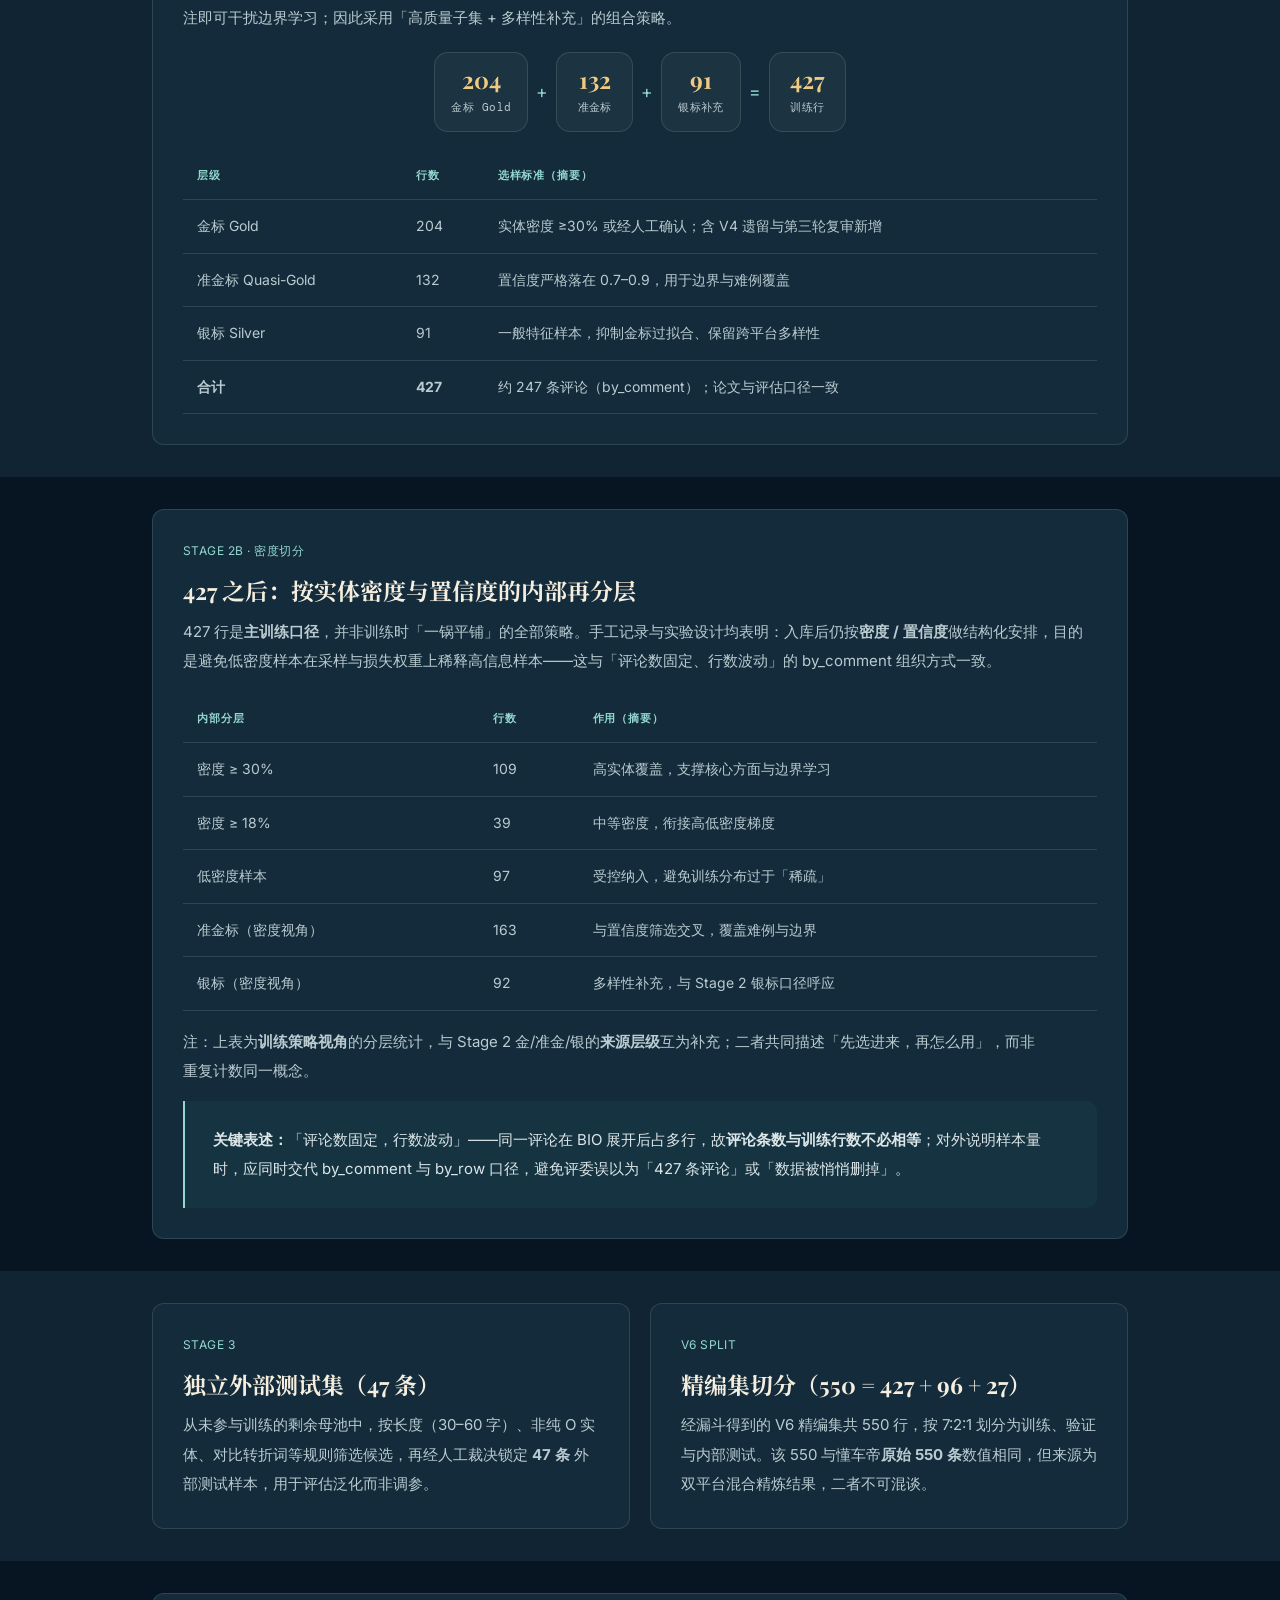
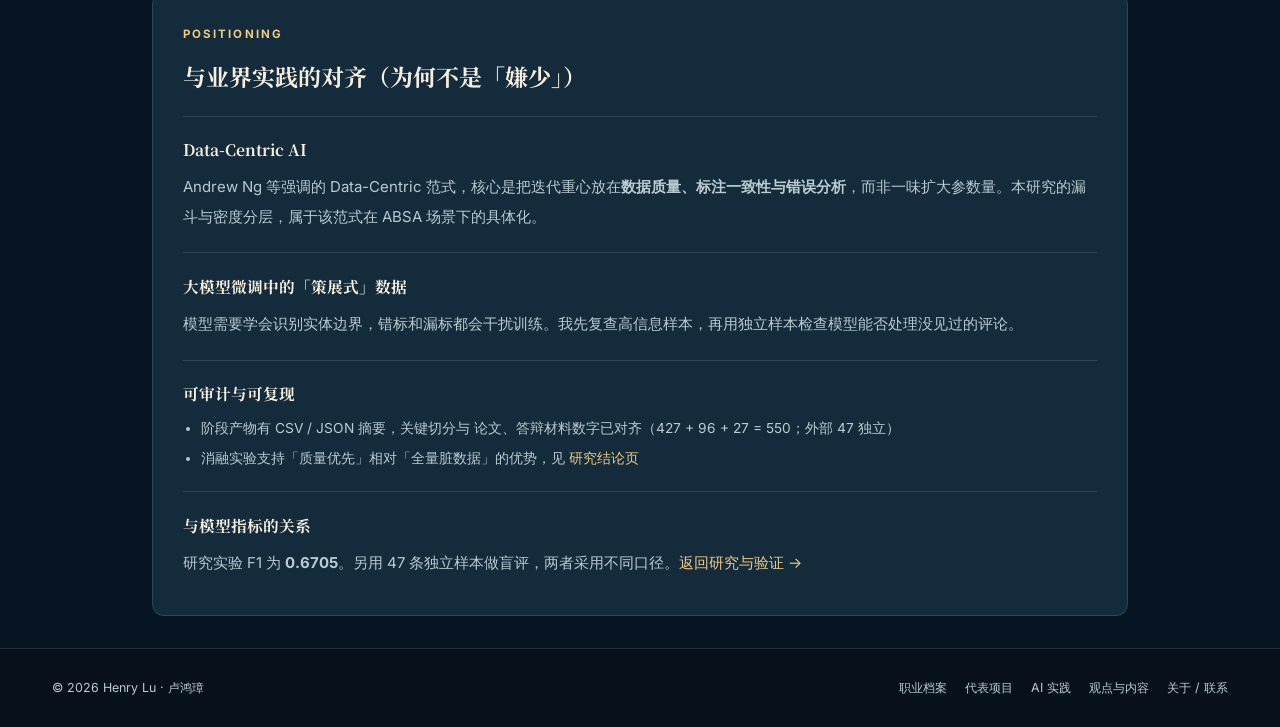
<file: research-data-pipeline.html>
﻿<!DOCTYPE html>
<html lang="zh-CN">
<head>
<meta charset="UTF-8">
  <meta name="viewport" content="width=device-width, initial-scale=1.0">
  <link rel="icon" href="data:image/svg+xml,<svg xmlns=%22http://www.w3.org/2000/svg%22 viewBox=%220 0 100 100%22><text y=%22.9em%22 font-size=%2290%22>🌊</text></svg>">
<title>评论数据工程说明 | Henry Lu</title>
<meta name="description" content="硕士论文数据管线：从 2,226 条用户评论到 427 行训练数据与 47 条独立盲评样本；含实体密度分层与 Data-Centric 选样策略。">
<meta property="og:title" content="评论数据工程说明 | Henry Lu">
<meta property="og:description" content="多层降噪漏斗 + 密度/置信度内部分层，训练集可审计、可复现。">
<meta property="og:type" content="article">
<link rel="preconnect" href="https://fonts.googleapis.com">
<link rel="preconnect" href="https://fonts.gstatic.com" crossorigin>
<link href="https://fonts.googleapis.com/css2?family=Playfair+Display:wght@500;700;800;900&family=Noto+Serif+SC:wght@400;600;700;900&family=Inter:wght@400;500;600;700&family=DM+Mono&display=swap" rel="stylesheet">
<link rel="stylesheet" href="css/site.css">
<link rel="stylesheet" href="css/inner-ui.css">
</head>
<body data-page="research" data-static class="ui-refresh ui-research-data-pipeline">
<nav class="nav">
  <div class="nav-inner">
    <a href="index.html" class="nav-logo">HL</a>
    <ul class="nav-links">
      <li><a href="index.html" data-nav="home">首页</a></li>
      <li><a href="career.html" data-nav="career">职业档案</a></li>
      <li><a href="projects.html" data-nav="projects">代表项目</a></li>
      <li><a href="research.html" data-nav="research">AI 实践</a></li>
      <li><a href="studio.html" data-nav="studio">观点与内容</a></li>
      <li><a href="about.html" data-nav="about">关于 / 联系</a></li>
    </ul>
  </div>
</nav>

<header class="page-hero page-bg-research">
  <div class="page-hero-bg"></div>
  <div class="container">
    <p class="page-eyebrow">Research · Data Engineering</p>
    <h1 class="page-title">评论数据工程说明</h1>
    <p class="page-lead">面向方面级情感分析（ABSA）的 BIO 序列标注，对样本质量与边界正确性高度敏感。本研究采用 Data-Centric 思路：先构建可审计的降噪漏斗，再在训练集内部按实体密度与置信度分层，避免低密度样本稀释高价值标注。</p>
    <p class="wb-back rev"><a href="research.html#absa-research">← 返回汽车评论研究</a></p>
    <p class="slot-hint rev" style="margin-top:.75rem">拷 U 盘 / 学校答辩请用 <a href="research-data-pipeline-ppt.html">单文件完整版</a>（样式内嵌，无需 css 文件夹）。本页需在网站环境打开。</p>
  </div>
</header>

<!-- 逻辑主线 -->
<section class="section-bg bg-mountain section-tight-bottom">
  <div class="container">
    <div class="rev">
      <div class="sec-label">Logic</div>
      <h2 class="sec-title">阅读顺序：一条主线，两层切分</h2>
      <p class="sec-desc" style="margin-bottom:1rem">先看原始评论怎么变成训练数据，再看 427 行数据为什么还要按实体密度分层。</p>
    </div>
    <div class="pipe-steps rev">
      <div class="pipe-step"><div class="ps-n">①</div><div class="ps-t">语料漏斗</div><p>2,226 → 859 → 427</p></div>
      <div class="pipe-step"><div class="ps-n">②</div><div class="ps-t">质量分层</div><p>金标 / 准金标 / 银标</p></div>
      <div class="pipe-step"><div class="ps-n">③</div><div class="ps-t">密度切分</div><p>427 内部再分层</p></div>
      <div class="pipe-step"><div class="ps-n">④</div><div class="ps-t">泛化验证</div><p>47 条独立盲评</p></div>
    </div>
    <article class="feature-card wide rev" style="margin-top:1.5rem">
      <div class="funnel-chain">
        <div class="funnel-chip"><strong>2,226</strong><span>原始评论</span></div>
        <span class="funnel-arrow">→</span>
        <div class="funnel-chip"><strong>859</strong><span>银标池</span></div>
        <span class="funnel-arrow">→</span>
        <div class="funnel-chip"><strong>427</strong><span>训练行</span></div>
        <span class="funnel-arrow">∥</span>
        <div class="funnel-chip"><strong>47</strong><span>独立盲评</span></div>
      </div>
      <p class="metric-note">语料来源：小红书 1,676 条 + 懂车帝 550 条（去重合并）。427 行对应约 247 条有效评论（by_comment 口径）：<strong>评论数相对固定，序列行数随实体跨度波动</strong>——这是 BIO 任务下的正常现象，而非数据丢失。</p>
    </article>
  </div>
</section>

<!-- 阶段一 -->
<section class="section-bg bg-ocean section-tight-bottom section-tight-top">
  <div class="container">
    <article class="feature-card wide rev">
      <div class="tag">Stage 1 · 降噪</div>
      <h3>原始语料清洗与银标池构建（2,226 → 859）</h3>
      <p>在合并去重后的双平台语料上，结合大模型辅助初标与规则过滤，剔除无实体、无有效评价的低信息样本，保留可用于方面实体与情感边界学习的评论。阶段产出为 <strong>859 条银标池（Silver Pool）</strong>，后续所有训练与测试样本均由此母池派生，并保留 JSON/CSV 级日志以便复核。</p>
    </article>
  </div>
</section>

<!-- 阶段二：质量分层 -->
<section class="section-bg bg-mountain section-tight-bottom section-tight-top">
  <div class="container">
    <article class="feature-card wide rev">
      <div class="tag">Stage 2 · 质量分层</div>
      <h3>训练集构成：金标 / 准金标 / 银标（859 → 427 行）</h3>
      <p>在银标池内按实体密度、模型置信度与人工复审结果选样，形成 427 行训练数据，而非对 859 条全量直接训练。BIO 任务中，单条错误标注即可干扰边界学习；因此采用「高质量子集 + 多样性补充」的组合策略。</p>
      <div class="funnel-chain" style="margin:1.25rem 0">
        <div class="funnel-chip"><strong>204</strong><span>金标 Gold</span></div>
        <span class="funnel-arrow">+</span>
        <div class="funnel-chip"><strong>132</strong><span>准金标</span></div>
        <span class="funnel-arrow">+</span>
        <div class="funnel-chip"><strong>91</strong><span>银标补充</span></div>
        <span class="funnel-arrow">=</span>
        <div class="funnel-chip"><strong>427</strong><span>训练行</span></div>
      </div>
      <div style="overflow-x:auto">
        <table class="table">
          <thead>
            <tr><th>层级</th><th>行数</th><th>选样标准（摘要）</th></tr>
          </thead>
          <tbody>
            <tr><td>金标 Gold</td><td>204</td><td>实体密度 ≥30% 或经人工确认；含 V4 遗留与第三轮复审新增</td></tr>
            <tr><td>准金标 Quasi-Gold</td><td>132</td><td>置信度严格落在 0.7–0.9，用于边界与难例覆盖</td></tr>
            <tr><td>银标 Silver</td><td>91</td><td>一般特征样本，抑制金标过拟合、保留跨平台多样性</td></tr>
            <tr><td><strong>合计</strong></td><td><strong>427</strong></td><td>约 247 条评论（by_comment）；论文与评估口径一致</td></tr>
          </tbody>
        </table>
      </div>
    </article>
  </div>
</section>

<!-- 阶段二点五：密度切分 — 重点新增 -->
<section class="section-bg bg-ocean section-tight-bottom section-tight-top">
  <div class="container">
    <article class="feature-card wide rev">
      <div class="tag">Stage 2b · 密度切分</div>
      <h3>427 之后：按实体密度与置信度的内部再分层</h3>
      <p>427 行是<strong>主训练口径</strong>，并非训练时「一锅平铺」的全部策略。手工记录与实验设计均表明：入库后仍按<strong>密度 / 置信度</strong>做结构化安排，目的是避免低密度样本在采样与损失权重上稀释高信息样本——这与「评论数固定、行数波动」的 by_comment 组织方式一致。</p>
      <div style="overflow-x:auto;margin-top:1.25rem">
        <table class="table">
          <thead>
            <tr><th>内部分层</th><th>行数</th><th>作用（摘要）</th></tr>
          </thead>
          <tbody>
            <tr><td>密度 ≥ 30%</td><td>109</td><td>高实体覆盖，支撑核心方面与边界学习</td></tr>
            <tr><td>密度 ≥ 18%</td><td>39</td><td>中等密度，衔接高低密度梯度</td></tr>
            <tr><td>低密度样本</td><td>97</td><td>受控纳入，避免训练分布过于「稀疏」</td></tr>
            <tr><td>准金标（密度视角）</td><td>163</td><td>与置信度筛选交叉，覆盖难例与边界</td></tr>
            <tr><td>银标（密度视角）</td><td>92</td><td>多样性补充，与 Stage 2 银标口径呼应</td></tr>
          </tbody>
        </table>
      </div>
      <p class="metric-note" style="margin-top:1rem">注：上表为<strong>训练策略视角</strong>的分层统计，与 Stage 2 金/准金/银的<strong>来源层级</strong>互为补充；二者共同描述「先选进来，再怎么用」，而非重复计数同一概念。</p>
      <div class="note" style="margin-top:1rem"><strong>关键表述：</strong>「评论数固定，行数波动」——同一评论在 BIO 展开后占多行，故<strong>评论条数与训练行数不必相等</strong>；对外说明样本量时，应同时交代 by_comment 与 by_row 口径，避免评委误以为「427 条评论」或「数据被悄悄删掉」。</div>
    </article>
  </div>
</section>

<!-- 阶段三 + V6 -->
<section class="section-bg bg-mountain section-tight-bottom section-tight-top">
  <div class="container">
    <div class="card-grid studio-cards">
      <article class="feature-card rev">
        <div class="tag">Stage 3</div>
        <h3>独立外部测试集（47 条）</h3>
        <p>从未参与训练的剩余母池中，按长度（30–60 字）、非纯 O 实体、对比转折词等规则筛选候选，再经人工裁决锁定 <strong>47 条</strong> 外部测试样本，用于评估泛化而非调参。</p>
      </article>
      <article class="feature-card rev">
        <div class="tag">V6 Split</div>
        <h3>精编集切分（550 = 427 + 96 + 27）</h3>
        <p>经漏斗得到的 V6 精编集共 550 行，按 7:2:1 划分为训练、验证与内部测试。该 550 与懂车帝<strong>原始 550 条</strong>数值相同，但来源为双平台混合精炼结果，二者不可混谈。</p>
      </article>
    </div>
  </div>
</section>

<!-- 业界背书 + 研究立场 -->
<section class="section-bg bg-calm section-tight-top">
  <div class="container">
    <article class="feature-card wide rev">
      <div class="sec-label">Positioning</div>
      <h3>与业界实践的对齐（为何不是「嫌少」）</h3>
      <div class="finding-group">
        <h4>Data-Centric AI</h4>
        <p>Andrew Ng 等强调的 Data-Centric 范式，核心是把迭代重心放在<strong>数据质量、标注一致性与错误分析</strong>，而非一味扩大参数量。本研究的漏斗与密度分层，属于该范式在 ABSA 场景下的具体化。</p>
      </div>
      <div class="finding-group">
        <h4>大模型微调中的「策展式」数据</h4>
        <p>模型需要学会识别实体边界，错标和漏标都会干扰训练。我先复查高信息样本，再用独立样本检查模型能否处理没见过的评论。</p>
      </div>
      <div class="finding-group">
        <h4>可审计与可复现</h4>
        <ul>
          <li>阶段产物有 CSV / JSON 摘要，关键切分与 论文、答辩材料数字已对齐（427 + 96 + 27 = 550；外部 47 独立）</li>
          <li>消融实验支持「质量优先」相对「全量脏数据」的优势，见 <a href="research.html">研究结论页</a></li>
        </ul>
      </div>
      <div class="finding-group">
        <h4>与模型指标的关系</h4>
        <p>研究实验 F1 为 <strong>0.6705</strong>。另用 47 条独立样本做盲评，两者采用不同口径。<a href="research.html#absa-research">返回研究与验证 →</a></p>
      </div>
    </article>
  </div>
</section>

<footer>
  <div class="container footer-inner">
    <div>&copy; 2026 Henry Lu · 卢鸿璋</div>
    <div class="footer-links">
      <a href="career.html">职业档案</a>
      <a href="projects.html">代表项目</a>
      <a href="research.html">AI 实践</a>
      <a href="studio.html">观点与内容</a>
      <a href="about.html">关于 / 联系</a>
    </div>
  </div>
</footer>
<script src="js/site.js"></script>
</body>
</html>
</file>
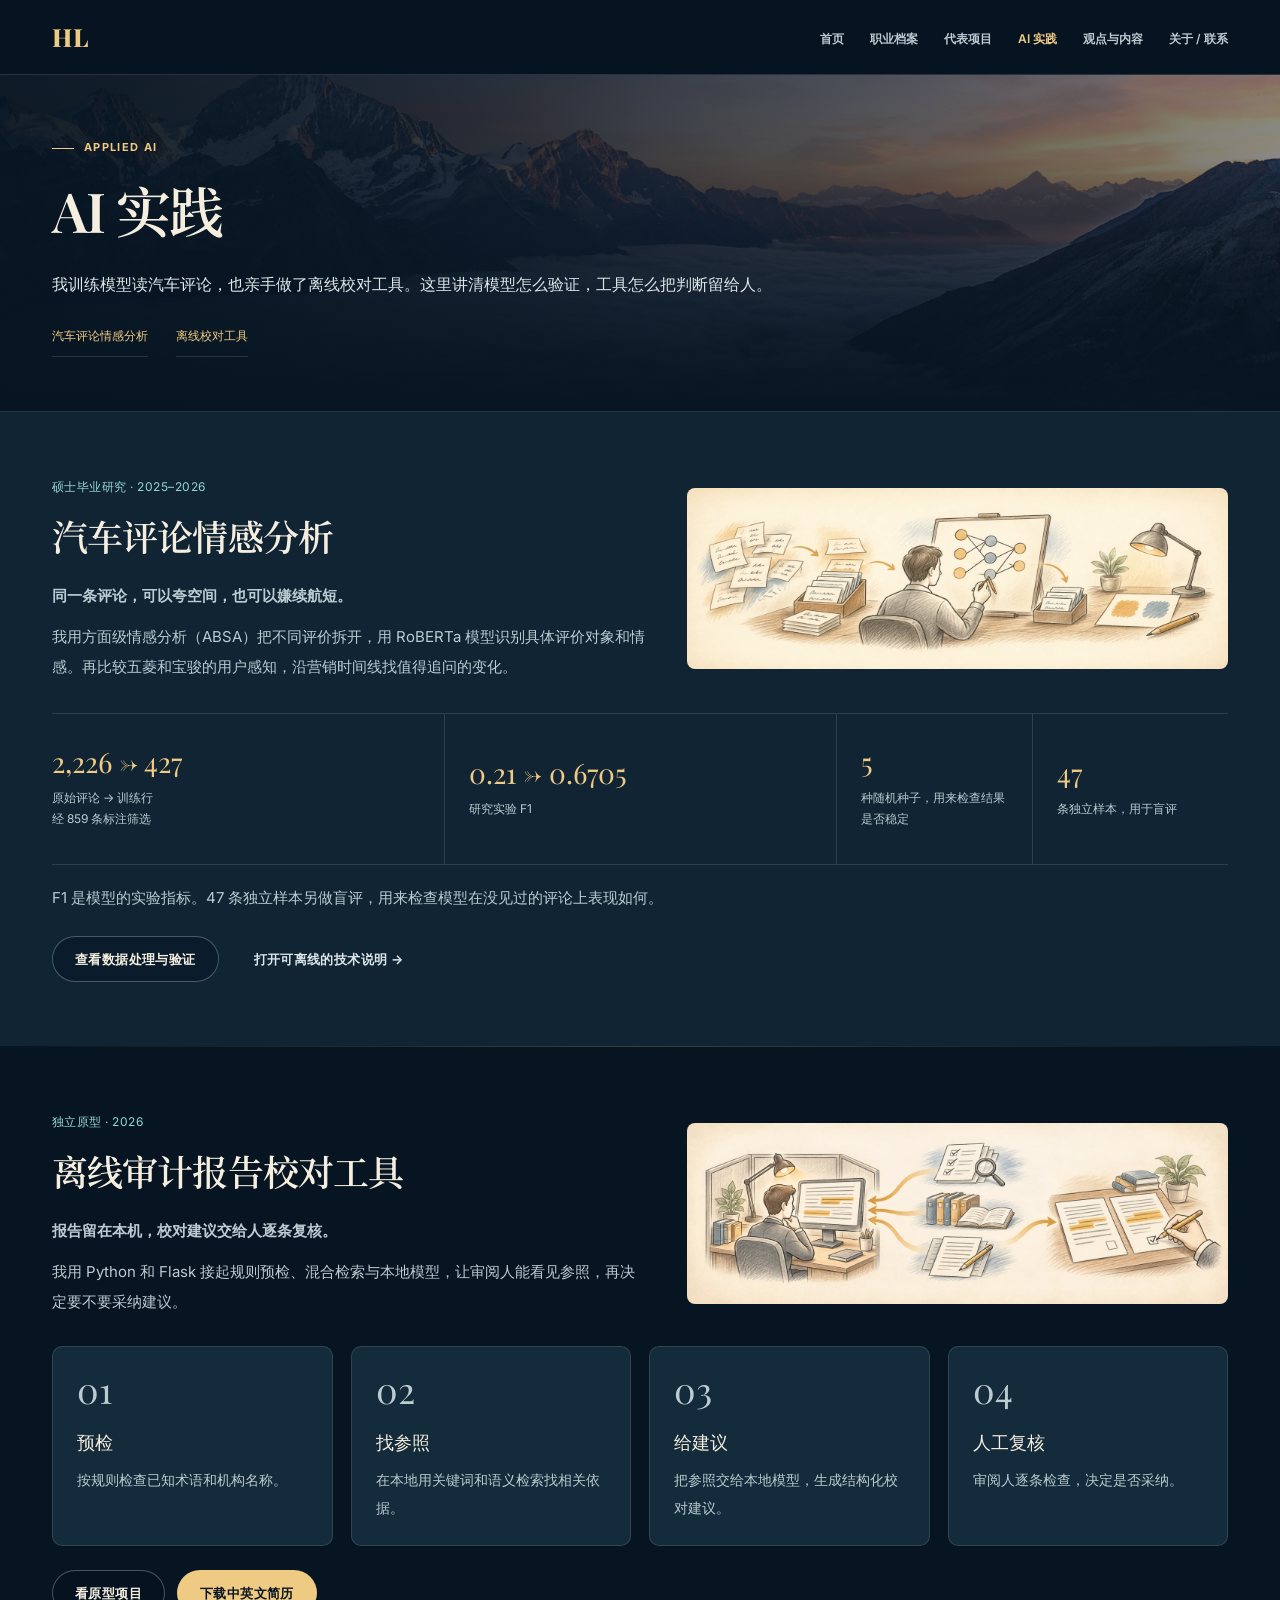
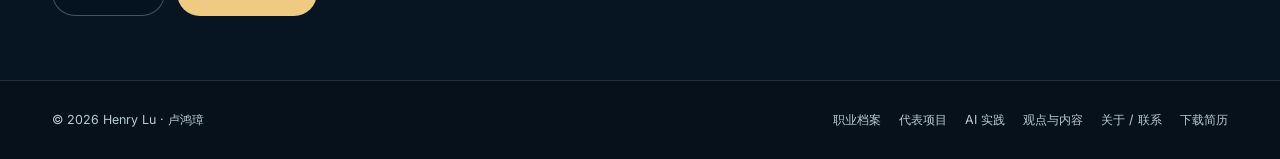
<file: research.html>
<!DOCTYPE html>

<html lang="zh-CN">

<head>

<meta charset="UTF-8">

  <meta name="viewport" content="width=device-width, initial-scale=1.0">
  <link rel="icon" href="data:image/svg+xml,<svg xmlns=%22http://www.w3.org/2000/svg%22 viewBox=%220 0 100 100%22><text y=%22.9em%22 font-size=%2290%22>🌊</text></svg>">

<title>AI 实践 | Henry Lu</title>

<meta name="description" content="卢鸿璋的两项 AI 实践：汽车评论情感分析与离线审计报告校对工具。">

<meta property="og:title" content="AI 实践 | Henry Lu">

<meta property="og:description" content="从汽车评论的数据与验证，到敏感报告的本地校对和人工复核。">

<meta property="og:type" content="article">

<meta property="og:url" content="https://hongzhangxiu.xyz/research.html">

<meta property="og:image" content="https://hongzhangxiu.xyz/assets/img/photo_ocean.jpg">

<meta name="twitter:card" content="summary_large_image">

<link rel="preconnect" href="https://fonts.googleapis.com">

<link rel="preconnect" href="https://fonts.gstatic.com" crossorigin>

<link href="https://fonts.googleapis.com/css2?family=Playfair+Display:wght@500;700;800;900&family=Noto+Serif+SC:wght@400;600;700;900&family=Inter:wght@400;500;600;700&family=DM+Mono&display=swap" rel="stylesheet">

<link rel="stylesheet" href="css/site.css">

<link rel="stylesheet" href="css/inner-ui.css">
</head>

<body data-page="research" class="ui-refresh ui-research">

<nav class="nav">

  <div class="nav-inner">

    <a href="index.html" class="nav-logo">HL</a>

    <ul class="nav-links">

      <li><a href="index.html" data-nav="home">首页</a></li>

      <li><a href="career.html" data-nav="career">职业档案</a></li>

      <li><a href="projects.html" data-nav="projects">代表项目</a></li>

      <li><a href="research.html" data-nav="research" aria-current="page">AI 实践</a></li>

      <li><a href="studio.html" data-nav="studio">观点与内容</a></li>

      <li><a href="about.html" data-nav="about">关于 / 联系</a></li>

    </ul>

  </div>

</nav>

<header class="page-hero page-bg-research">
  <div class="page-hero-bg"></div>
  <div class="container">
    <p class="page-eyebrow">Applied AI</p>
    <h1 class="page-title">AI 实践</h1>
    <p class="page-lead">我训练模型读汽车评论，也亲手做了离线校对工具。这里讲清模型怎么验证，工具怎么把判断留给人。</p>
    <nav class="tags" aria-label="跳转到 AI 项目">
      <span><a href="#absa-research">汽车评论情感分析</a></span>
      <span><a href="#audit-workflow">离线校对工具</a></span>
    </nav>
  </div>
</header>

<section class="section-bg bg-mountain"><div class="container">
  <article id="absa-research" class="feature-card wide" style="scroll-margin-top:5.5rem">
    <div class="research-intro">
    <div>
    <div class="tag">硕士毕业研究 · 2025–2026</div>
    <h2 class="sec-title">汽车评论情感分析</h2>
    <p class="sec-desc" style="margin-bottom:.75rem"><strong>同一条评论，可以夸空间，也可以嫌续航短。</strong></p>
    <p>我用方面级情感分析（ABSA）把不同评价拆开，用 RoBERTa 模型识别具体评价对象和情感。再比较五菱和宝骏的用户感知，沿营销时间线找值得追问的变化。</p>
    </div>
    <img class="story-sketch" src="assets/img/projects/matrix-training-sketch.webp" width="1440" height="480" alt="">
    </div>
    <div class="res-grid" style="margin-top:1.5rem">
      <div class="rg"><div class="rg-v">2,226 → 427</div><div class="rg-l">原始评论 → 训练行<br>经 859 条标注筛选</div></div>
      <div class="rg"><div class="rg-v">0.21 → 0.6705</div><div class="rg-l">研究实验 F1</div></div>
      <div class="rg"><div class="rg-v">5</div><div class="rg-l">种随机种子，用来检查结果是否稳定</div></div>
      <div class="rg"><div class="rg-v">47</div><div class="rg-l">条独立样本，用于盲评</div></div>
    </div>
    <p class="metric-note">F1 是模型的实验指标。47 条独立样本另做盲评，用来检查模型在没见过的评论上表现如何。</p>
    <div class="hero-cta">
      <a class="btn btn-ghost" href="research-data-pipeline.html">查看数据处理与验证</a>
      <a class="btn btn-text" href="research-data-pipeline-ppt.html">打开可离线的技术说明 →</a>
    </div>
  </article>
</div></section>

<div class="wave"></div>

<section class="section-bg bg-ocean"><div class="container">
  <article id="audit-workflow" class="feature-card wide" style="scroll-margin-top:5.5rem">
    <div class="research-intro">
    <div>
    <div class="tag">独立原型 · 2026</div>
    <h2 class="sec-title"><span style="white-space:nowrap">离线审计报告</span><wbr><span style="white-space:nowrap">校对工具</span></h2>
    <p class="sec-desc" style="margin-bottom:.75rem"><strong>报告留在本机，校对建议交给人逐条复核。</strong></p>
    <p>我用 Python 和 Flask 接起规则预检、混合检索与本地模型，让审阅人能看见参照，再决定要不要采纳建议。</p>
    </div>
    <img class="story-sketch" src="assets/img/projects/matrix-audit-sketch.webp" width="1440" height="480" alt="" loading="lazy">
    </div>
    <div class="pipe-steps">
      <div class="pipe-step"><div class="ps-n">01</div><div class="ps-t">预检</div><p>按规则检查已知术语和机构名称。</p></div>
      <div class="pipe-step"><div class="ps-n">02</div><div class="ps-t">找参照</div><p>在本地用关键词和语义检索找相关依据。</p></div>
      <div class="pipe-step"><div class="ps-n">03</div><div class="ps-t">给建议</div><p>把参照交给本地模型，生成结构化校对建议。</p></div>
      <div class="pipe-step"><div class="ps-n">04</div><div class="ps-t">人工复核</div><p>审阅人逐条检查，决定是否采纳。</p></div>
    </div>
    <div class="hero-cta">
      <a class="btn btn-ghost" href="projects.html#audit">看原型项目</a>
      <a class="btn btn-primary" href="index.html#resumes">下载中英文简历</a>
    </div>
  </article>
</div></section>

<footer>

  <div class="container footer-inner">

    <div>&copy; 2026 Henry Lu · 卢鸿璋</div>

    <div class="footer-links">

      <a href="career.html">职业档案</a>

      <a href="projects.html">代表项目</a>

      <a href="research.html">AI 实践</a>

      <a href="studio.html">观点与内容</a>

      <a href="about.html">关于 / 联系</a>
      <a href="index.html#resumes">下载简历</a>

    </div>

  </div>

</footer>

<script src="js/site.js"></script>

</body>

</html>
</file>
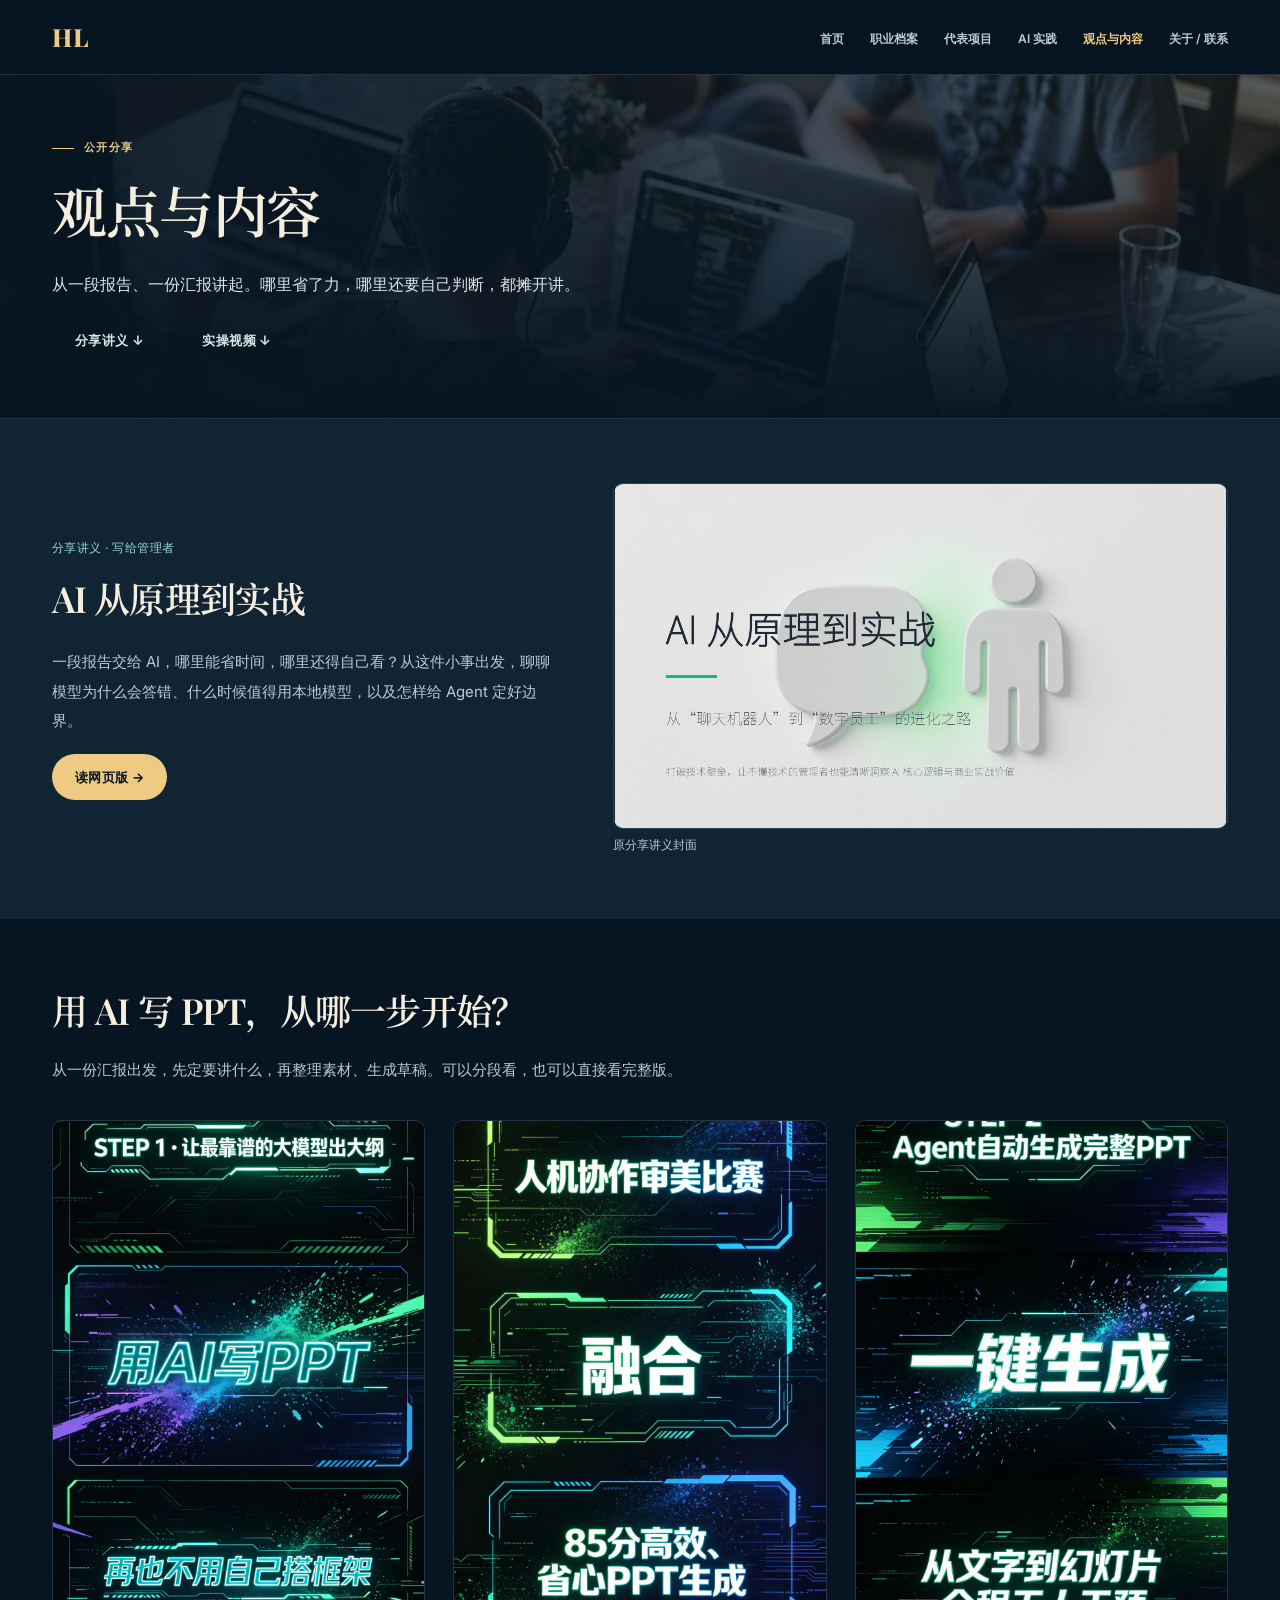
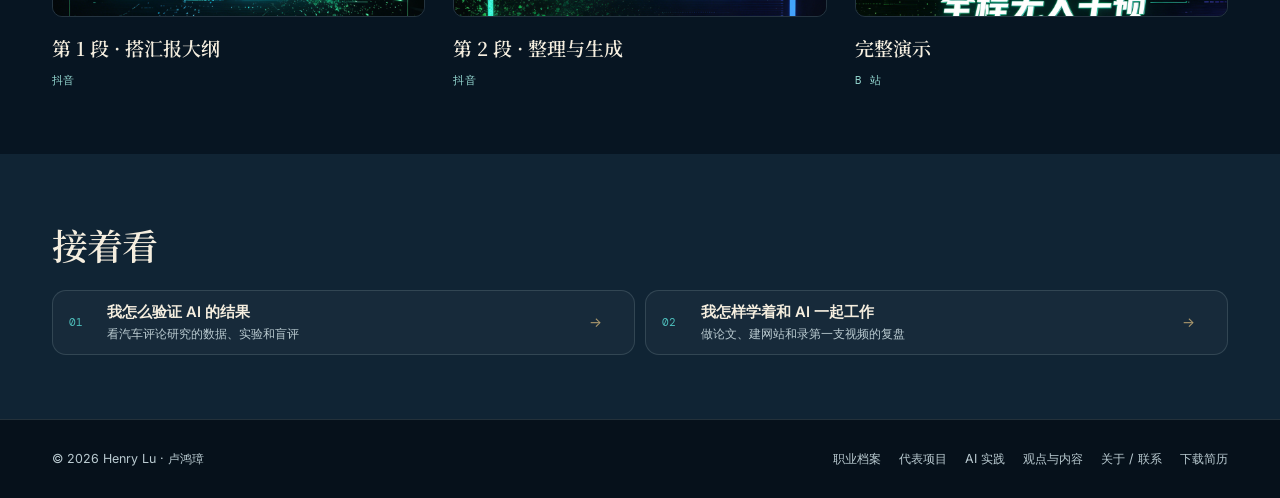
<file: studio.html>
<!DOCTYPE html>
<html lang="zh-CN">
<head>
<meta charset="UTF-8">
  <meta name="viewport" content="width=device-width, initial-scale=1.0">
  <link rel="icon" href="data:image/svg+xml,<svg xmlns=%22http://www.w3.org/2000/svg%22 viewBox=%220 0 100 100%22><text y=%22.9em%22 font-size=%2290%22>🌊</text></svg>">
<title>观点与内容 | Henry Lu</title>
<meta name="description" content="卢鸿璋的公开分享：面向管理者的 AI 原理与应用笔记，以及用 AI 写 PPT 的实操演示。">
<meta property="og:title" content="观点与内容 | Henry Lu">
<meta property="og:description" content="卢鸿璋的公开分享：面向管理者的 AI 原理与应用笔记，以及用 AI 写 PPT 的实操演示。">
<meta property="og:type" content="website">
<meta property="og:url" content="https://hongzhangxiu.xyz/studio.html">
<meta property="og:image" content="https://hongzhangxiu.xyz/assets/img/studio/ai-talk-cover.png">
<meta name="twitter:card" content="summary_large_image">
<link rel="preconnect" href="https://fonts.googleapis.com">
<link rel="preconnect" href="https://fonts.gstatic.com" crossorigin>
<link href="https://fonts.googleapis.com/css2?family=Playfair+Display:wght@500;700;800;900&family=Noto+Serif+SC:wght@400;600;700;900&family=Inter:wght@400;500;600;700&family=DM+Mono&display=swap" rel="stylesheet">
<link rel="stylesheet" href="css/site.css?v=20260524b">
<link rel="stylesheet" href="css/inner-ui.css">
</head>
<body data-page="studio" data-static class="ui-refresh ui-studio">
<nav class="nav">
  <div class="nav-inner">
    <a href="index.html" class="nav-logo">HL</a>
    <ul class="nav-links">
      <li><a href="index.html" data-nav="home">首页</a></li>
      <li><a href="career.html" data-nav="career">职业档案</a></li>
      <li><a href="projects.html" data-nav="projects">代表项目</a></li>
      <li><a href="research.html" data-nav="research">AI 实践</a></li>
      <li><a href="studio.html" data-nav="studio" aria-current="page">观点与内容</a></li>
      <li><a href="about.html" data-nav="about">关于 / 联系</a></li>
    </ul>
  </div>
</nav>

<header class="page-hero page-bg-studio">
  <div class="page-hero-bg"></div>
  <div class="container">
    <p class="page-eyebrow">公开分享</p>
    <h1 class="page-title">观点与内容</h1>
    <p class="page-lead">从一段报告、一份汇报讲起。哪里省了力，哪里还要自己判断，都摊开讲。</p>
    <div class="hero-cta" style="margin-top:1.1rem;margin-bottom:0">
      <a class="btn btn-text" href="#ai-talk">分享讲义 ↓</a>
      <a class="btn btn-text" href="#videos">实操视频 ↓</a>
    </div>
  </div>
</header>

<main>
<section class="section-bg bg-calm section-tight-bottom" id="ai-talk" aria-labelledby="ai-talk-title" style="scroll-margin-top:5.5rem">
  <div class="container">
    <article class="feature-card has-media wide">
      <div>
        <div class="tag">分享讲义 · 写给管理者</div>
        <h2 class="sec-title" id="ai-talk-title">AI 从原理到实战</h2>
        <p>一段报告交给 AI，哪里能省时间，哪里还得自己看？从这件小事出发，聊聊模型为什么会答错、什么时候值得用本地模型，以及怎样给 Agent 定好边界。</p>
        <div class="hero-cta" style="margin-top:1.2rem;margin-bottom:0">
          <a class="btn btn-primary" href="ai-from-principles-to-practice.html">读网页版 →</a>
        </div>
      </div>
      <figure class="card-photo">
        <img src="assets/img/studio/ai-talk-cover.png" width="1120" height="630" alt="《AI 从原理到实战》原讲义封面" style="aspect-ratio:16/9;object-fit:contain">
        <figcaption>原分享讲义封面</figcaption>
      </figure>
    </article>
  </div>
</section>


<section class="section-bg bg-ocean section-tight-bottom" id="videos">
  <div class="container">
    <div class="rev">
      <h2 class="sec-title">用 AI 写 PPT，从哪一步开始？</h2>
      <p class="sec-desc" style="margin-bottom:0">从一份汇报出发，先定要讲什么，再整理素材、生成草稿。可以分段看，也可以直接看完整版。</p>
    </div>
    <div class="studio-video-strip" aria-label="用 AI 写 PPT 视频">
      <a class="studio-phone-card" href="https://www.douyin.com/video/7643119772166655247" target="_blank" rel="noopener">
        <div class="studio-phone-frame">
          <div class="studio-phone-screen">
            <span class="studio-phone-notch" aria-hidden="true"></span>
            <img src="assets/img/studio/cover1.png" alt="用 AI 写 PPT 第 1 段封面">
          </div>
        </div>
        <p class="studio-phone-title">第 1 段 · 搭汇报大纲</p>
        <p class="studio-phone-tags"><span>抖音</span></p>
      </a>
      <a class="studio-phone-card" href="https://www.douyin.com/video/7643120455972375843" target="_blank" rel="noopener">
        <div class="studio-phone-frame">
          <div class="studio-phone-screen">
            <span class="studio-phone-notch" aria-hidden="true"></span>
            <img src="assets/img/studio/cover2.png" alt="用 AI 写 PPT 第 2 段封面">
          </div>
        </div>
        <p class="studio-phone-title">第 2 段 · 整理与生成</p>
        <p class="studio-phone-tags"><span>抖音</span></p>
      </a>
      <a class="studio-phone-card" href="https://www.bilibili.com/video/BV17mG767EfA/" target="_blank" rel="noopener">
        <div class="studio-phone-frame">
          <div class="studio-phone-screen">
            <span class="studio-phone-notch" aria-hidden="true"></span>
            <img src="assets/img/studio/cover3.png" alt="用 AI 写 PPT 完整版封面">
          </div>
        </div>
        <p class="studio-phone-title">完整演示</p>
        <p class="studio-phone-tags"><span>B 站</span></p>
      </a>
    </div>
  </div>
</section>

<section class="section-bg bg-calm section-tight-top">
  <div class="container">
    <div class="rev"><h2 class="sec-title">接着看</h2></div>
    <ul class="studio-roster studio-roster-2col rev">
      <li><a class="studio-roster-item" href="research.html"><span class="sr-num">01</span><span class="sr-main"><strong>我怎么验证 AI 的结果</strong><small>看汽车评论研究的数据、实验和盲评</small></span><span class="sr-arrow" aria-hidden="true">→</span></a></li>
      <li><a class="studio-roster-item" href="journey.html"><span class="sr-num">02</span><span class="sr-main"><strong>我怎样学着和 AI 一起工作</strong><small>做论文、建网站和录第一支视频的复盘</small></span><span class="sr-arrow" aria-hidden="true">→</span></a></li>
    </ul>
  </div>
</section>

</main>

<footer>
  <div class="container footer-inner">
    <div>&copy; 2026 Henry Lu · 卢鸿璋</div>
    <div class="footer-links">
      <a href="career.html">职业档案</a>
      <a href="projects.html">代表项目</a>
      <a href="research.html">AI 实践</a>
      <a href="studio.html">观点与内容</a>
      <a href="about.html">关于 / 联系</a>
      <a href="index.html#resumes">下载简历</a>
    </div>
  </div>
</footer>
<script src="js/site.js"></script>
</body>
</html>
</file>
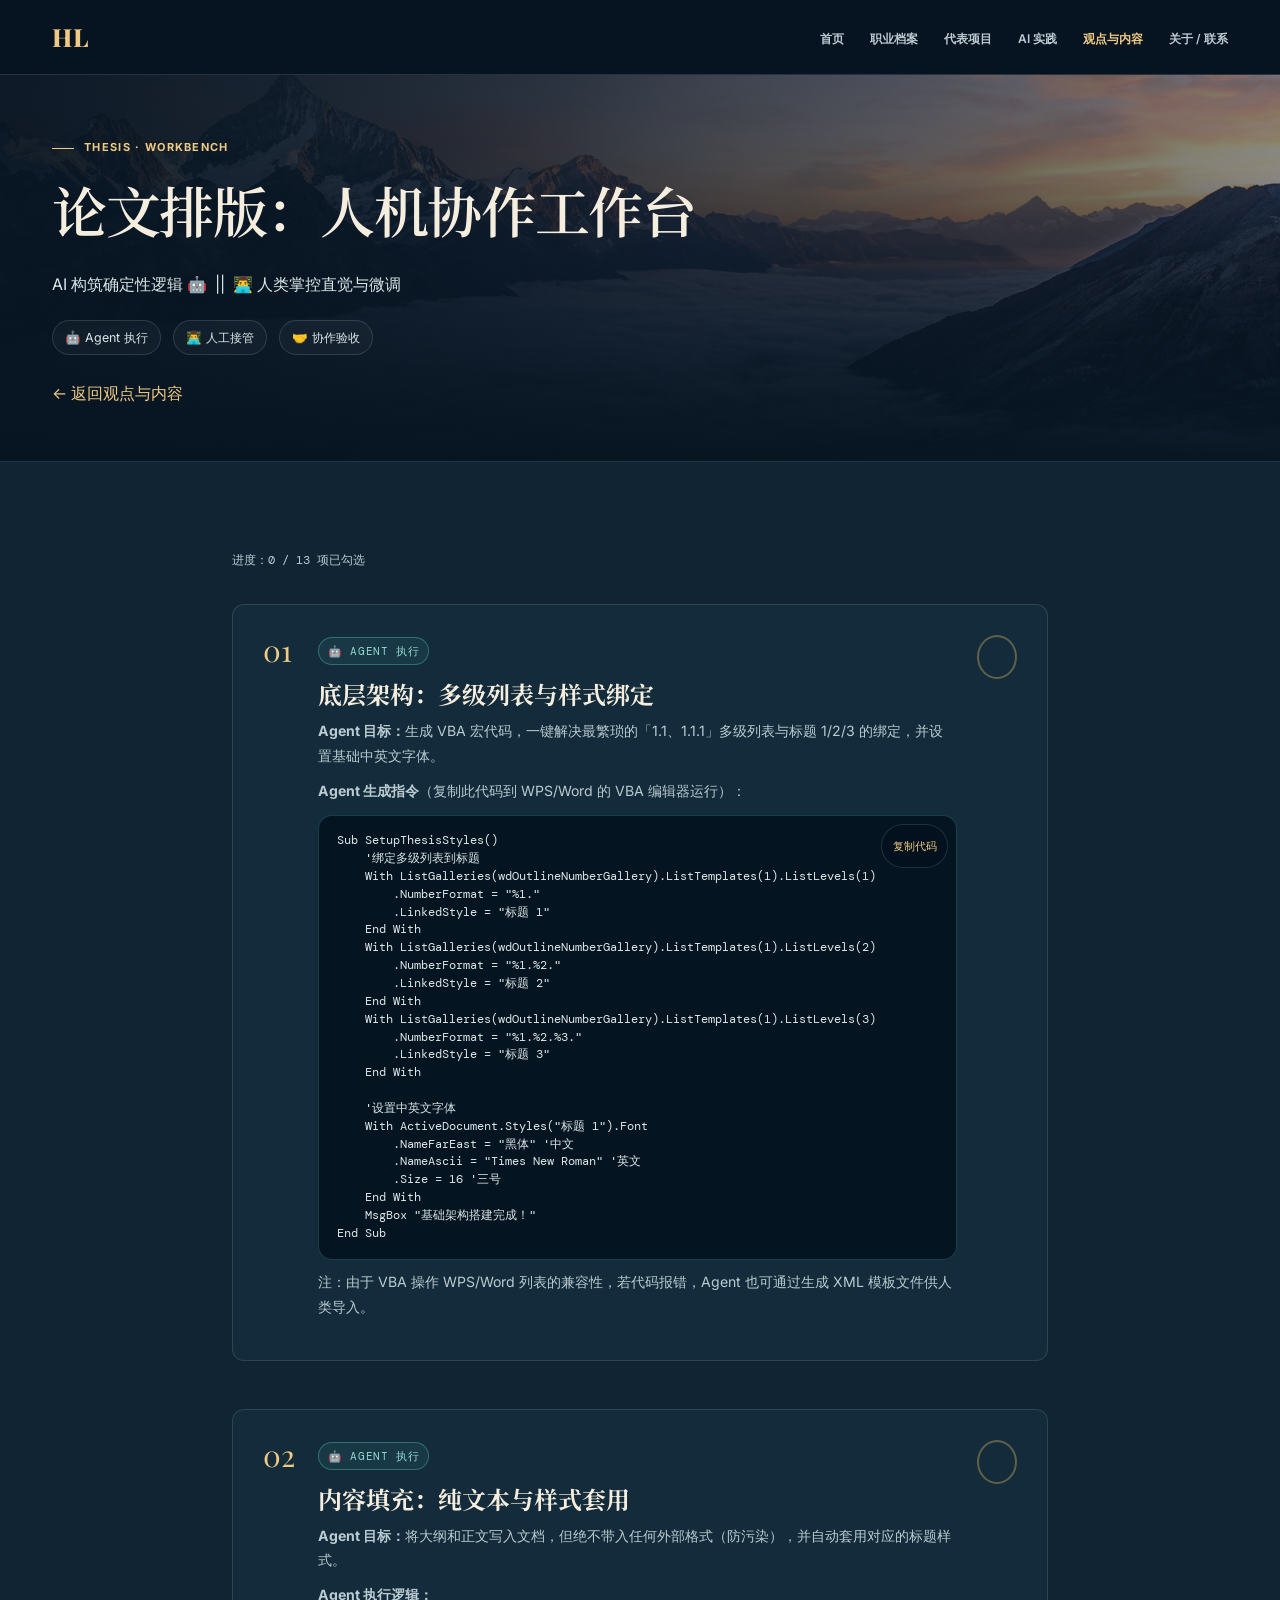
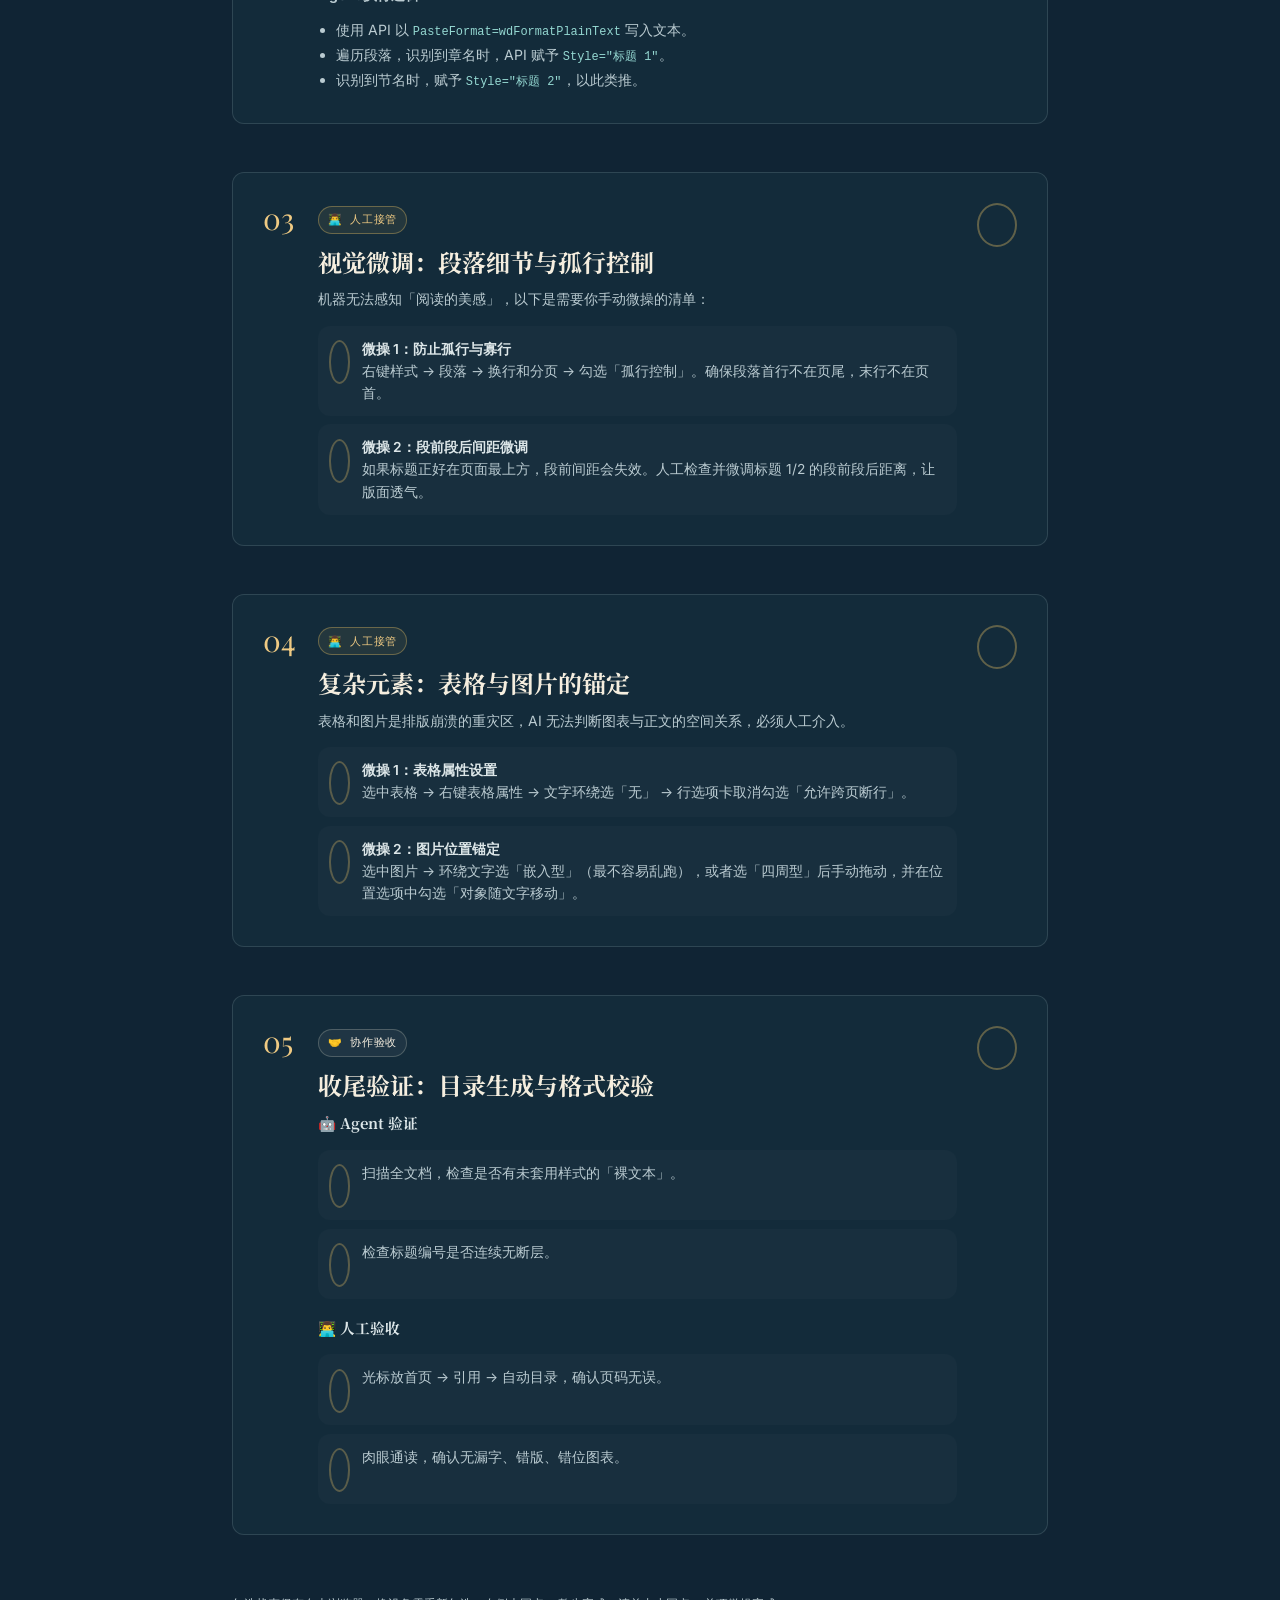
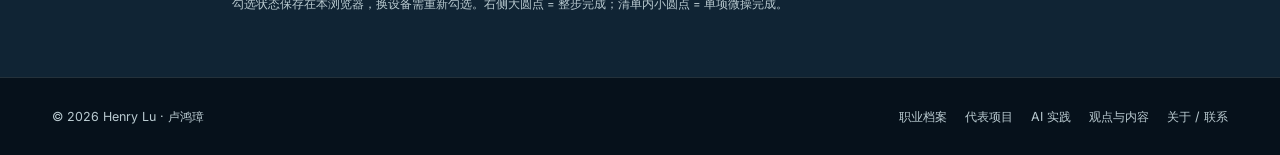
<file: thesis-workbench.html>
﻿<!DOCTYPE html>
<html lang="zh-CN">
<head>
<meta charset="UTF-8">
  <meta name="viewport" content="width=device-width, initial-scale=1.0">
  <link rel="icon" href="data:image/svg+xml,<svg xmlns=%22http://www.w3.org/2000/svg%22 viewBox=%220 0 100 100%22><text y=%22.9em%22 font-size=%2290%22>🌊</text></svg>">
<title>论文排版工作台 | Henry Lu</title>
<meta name="description" content="硕士论文排版人机协作工作台：VBA 多级列表、纯文本填充、人工微调与协作验收清单。">
<meta property="og:title" content="论文排版工作台 | Henry Lu">
<meta property="og:description" content="AI 构筑确定性逻辑，人类掌控直觉与微调。">
<meta property="og:type" content="article">
<meta property="og:url" content="https://hongzhangxiu.xyz/thesis-workbench.html">
<link rel="preconnect" href="https://fonts.googleapis.com">
<link rel="preconnect" href="https://fonts.gstatic.com" crossorigin>
<link href="https://fonts.googleapis.com/css2?family=Playfair+Display:wght@500;700;800;900&family=Noto+Serif+SC:wght@400;600;700;900&family=Inter:wght@400;500;600;700&family=DM+Mono&display=swap" rel="stylesheet">
<link rel="stylesheet" href="css/site.css">
<link rel="stylesheet" href="css/inner-ui.css">
</head>
<body data-page="studio" class="ui-refresh ui-thesis-workbench">
<nav class="nav">
  <div class="nav-inner">
    <a href="index.html" class="nav-logo">HL</a>
    <ul class="nav-links">
      <li><a href="index.html" data-nav="home">首页</a></li>
      <li><a href="career.html" data-nav="career">职业档案</a></li>
      <li><a href="projects.html" data-nav="projects">代表项目</a></li>
      <li><a href="research.html" data-nav="research">AI 实践</a></li>
      <li><a href="studio.html" data-nav="studio">观点与内容</a></li>
      <li><a href="about.html" data-nav="about">关于 / 联系</a></li>
    </ul>
  </div>
</nav>

<header class="page-hero page-bg-research">
  <div class="page-hero-bg"></div>
  <div class="container">
    <p class="page-eyebrow">Thesis · Workbench</p>
    <h1 class="page-title">论文排版：人机协作工作台</h1>
    <p class="page-lead">AI 构筑确定性逻辑 🤖 &nbsp;||&nbsp; 👨‍💻 人类掌控直觉与微调</p>
    <div class="wb-legend rev">
      <span>🤖 Agent 执行</span>
      <span>👨‍💻 人工接管</span>
      <span>🤝 协作验收</span>
    </div>
    <p class="wb-back rev"><a href="studio.html">← 返回观点与内容</a></p>
  </div>
</header>

<section class="section-bg bg-calm">
  <div class="container narrow" style="max-width:880px">
    <p class="wb-progress rev" id="wb-progress">进度：0 / 0 项已勾选</p>

    <div class="wb-steps">

      <article class="wb-step rev" data-step="1">
        <div class="wb-num">01</div>
        <div class="wb-head">
          <span class="wb-role agent">🤖 Agent 执行</span>
          <h2>底层架构：多级列表与样式绑定</h2>
          <div class="wb-body">
            <p><strong>Agent 目标：</strong>生成 VBA 宏代码，一键解决最繁琐的「1.1、1.1.1」多级列表与标题 1/2/3 的绑定，并设置基础中英文字体。</p>
            <p><strong>Agent 生成指令</strong>（复制此代码到 WPS/Word 的 VBA 编辑器运行）：</p>
            <div class="wb-code-wrap">
              <button type="button" class="wb-copy" data-copy="vba-code">复制代码</button>
              <pre class="wb-code" id="vba-code">Sub SetupThesisStyles()
    '绑定多级列表到标题
    With ListGalleries(wdOutlineNumberGallery).ListTemplates(1).ListLevels(1)
        .NumberFormat = "%1."
        .LinkedStyle = "标题 1"
    End With
    With ListGalleries(wdOutlineNumberGallery).ListTemplates(1).ListLevels(2)
        .NumberFormat = "%1.%2."
        .LinkedStyle = "标题 2"
    End With
    With ListGalleries(wdOutlineNumberGallery).ListTemplates(1).ListLevels(3)
        .NumberFormat = "%1.%2.%3."
        .LinkedStyle = "标题 3"
    End With

    '设置中英文字体
    With ActiveDocument.Styles("标题 1").Font
        .NameFarEast = "黑体" '中文
        .NameAscii = "Times New Roman" '英文
        .Size = 16 '三号
    End With
    MsgBox "基础架构搭建完成！"
End Sub</pre>
            </div>
            <p class="wb-note">注：由于 VBA 操作 WPS/Word 列表的兼容性，若代码报错，Agent 也可通过生成 XML 模板文件供人类导入。</p>
          </div>
        </div>
        <button type="button" class="wb-done-btn" data-step-done="1" aria-label="标记步骤 01 完成" title="标记本步完成"></button>
      </article>

      <article class="wb-step rev" data-step="2">
        <div class="wb-num">02</div>
        <div class="wb-head">
          <span class="wb-role agent">🤖 Agent 执行</span>
          <h2>内容填充：纯文本与样式套用</h2>
          <div class="wb-body">
            <p><strong>Agent 目标：</strong>将大纲和正文写入文档，但绝不带入任何外部格式（防污染），并自动套用对应的标题样式。</p>
            <p><strong>Agent 执行逻辑：</strong></p>
            <ul>
              <li>使用 API 以 <code style="color:var(--cyan);font-size:.85em">PasteFormat=wdFormatPlainText</code> 写入文本。</li>
              <li>遍历段落，识别到章名时，API 赋予 <code style="color:var(--cyan);font-size:.85em">Style="标题 1"</code>。</li>
              <li>识别到节名时，赋予 <code style="color:var(--cyan);font-size:.85em">Style="标题 2"</code>，以此类推。</li>
            </ul>
          </div>
        </div>
        <button type="button" class="wb-done-btn" data-step-done="2" aria-label="标记步骤 02 完成" title="标记本步完成"></button>
      </article>

      <article class="wb-step rev" data-step="3">
        <div class="wb-num">03</div>
        <div class="wb-head">
          <span class="wb-role human">👨‍💻 人工接管</span>
          <h2>视觉微调：段落细节与孤行控制</h2>
          <div class="wb-body">
            <p>机器无法感知「阅读的美感」，以下是需要你手动微操的清单：</p>
            <div class="wb-checklist">
              <div class="wb-check-item" data-check="3-1">
                <button type="button" class="wb-check-btn" aria-label="勾选微操 1"></button>
                <div class="wb-check-label"><strong>微操 1：防止孤行与寡行</strong><br>右键样式 → 段落 → 换行和分页 → 勾选「孤行控制」。确保段落首行不在页尾，末行不在页首。</div>
              </div>
              <div class="wb-check-item" data-check="3-2">
                <button type="button" class="wb-check-btn" aria-label="勾选微操 2"></button>
                <div class="wb-check-label"><strong>微操 2：段前段后间距微调</strong><br>如果标题正好在页面最上方，段前间距会失效。人工检查并微调标题 1/2 的段前段后距离，让版面透气。</div>
              </div>
            </div>
          </div>
        </div>
        <button type="button" class="wb-done-btn" data-step-done="3" aria-label="标记步骤 03 完成" title="标记本步完成"></button>
      </article>

      <article class="wb-step rev" data-step="4">
        <div class="wb-num">04</div>
        <div class="wb-head">
          <span class="wb-role human">👨‍💻 人工接管</span>
          <h2>复杂元素：表格与图片的锚定</h2>
          <div class="wb-body">
            <p>表格和图片是排版崩溃的重灾区，AI 无法判断图表与正文的空间关系，必须人工介入。</p>
            <div class="wb-checklist">
              <div class="wb-check-item" data-check="4-1">
                <button type="button" class="wb-check-btn" aria-label="勾选微操 1"></button>
                <div class="wb-check-label"><strong>微操 1：表格属性设置</strong><br>选中表格 → 右键表格属性 → 文字环绕选「无」 → 行选项卡取消勾选「允许跨页断行」。</div>
              </div>
              <div class="wb-check-item" data-check="4-2">
                <button type="button" class="wb-check-btn" aria-label="勾选微操 2"></button>
                <div class="wb-check-label"><strong>微操 2：图片位置锚定</strong><br>选中图片 → 环绕文字选「嵌入型」（最不容易乱跑），或者选「四周型」后手动拖动，并在位置选项中勾选「对象随文字移动」。</div>
              </div>
            </div>
          </div>
        </div>
        <button type="button" class="wb-done-btn" data-step-done="4" aria-label="标记步骤 04 完成" title="标记本步完成"></button>
      </article>

      <article class="wb-step rev" data-step="5">
        <div class="wb-num">05</div>
        <div class="wb-head">
          <span class="wb-role both">🤝 协作验收</span>
          <h2>收尾验证：目录生成与格式校验</h2>
          <div class="wb-body">
            <h4>🤖 Agent 验证</h4>
            <div class="wb-checklist">
              <div class="wb-check-item" data-check="5-a1">
                <button type="button" class="wb-check-btn" aria-label="Agent 验证 1"></button>
                <div class="wb-check-label">扫描全文档，检查是否有未套用样式的「裸文本」。</div>
              </div>
              <div class="wb-check-item" data-check="5-a2">
                <button type="button" class="wb-check-btn" aria-label="Agent 验证 2"></button>
                <div class="wb-check-label">检查标题编号是否连续无断层。</div>
              </div>
            </div>
            <h4>👨‍💻 人工验收</h4>
            <div class="wb-checklist">
              <div class="wb-check-item" data-check="5-h1">
                <button type="button" class="wb-check-btn" aria-label="人工验收 1"></button>
                <div class="wb-check-label">光标放首页 → 引用 → 自动目录，确认页码无误。</div>
              </div>
              <div class="wb-check-item" data-check="5-h2">
                <button type="button" class="wb-check-btn" aria-label="人工验收 2"></button>
                <div class="wb-check-label">肉眼通读，确认无漏字、错版、错位图表。</div>
              </div>
            </div>
          </div>
        </div>
        <button type="button" class="wb-done-btn" data-step-done="5" aria-label="标记步骤 05 完成" title="标记本步完成"></button>
      </article>

    </div>

    <p class="slot-hint rev" style="margin-top:2rem">勾选状态保存在本浏览器，换设备需重新勾选。右侧大圆点 = 整步完成；清单内小圆点 = 单项微操完成。</p>
  </div>
</section>

<footer>
  <div class="container footer-inner">
    <div>&copy; 2026 Henry Lu · 卢鸿璋</div>
    <div class="footer-links">
      <a href="career.html">职业档案</a>
      <a href="projects.html">代表项目</a>
      <a href="research.html">AI 实践</a>
      <a href="studio.html">观点与内容</a>
      <a href="about.html">关于 / 联系</a>
    </div>
  </div>
</footer>
<script src="js/site.js"></script>
<script>
(function () {
  var STORAGE = 'thesis-wb-state-v1';
  var state = {};
  try { state = JSON.parse(localStorage.getItem(STORAGE) || '{}'); } catch (e) { state = {}; }

  function save() {
    try { localStorage.setItem(STORAGE, JSON.stringify(state)); } catch (e) {}
    updateProgress();
  }

  function setChecked(el, on) {
    el.classList.toggle('is-checked', on);
    var item = el.closest('.wb-check-item');
    if (item) item.classList.toggle('is-checked', on);
    var step = el.closest('.wb-step');
    if (step && step.querySelector('.wb-checklist')) syncStepDone(step);
  }

  function syncStepDone(step) {
    var id = step.dataset.step;
    var checks = step.querySelectorAll('.wb-check-btn');
    if (!checks.length) return;
    var all = Array.prototype.every.call(checks, function (b) { return b.classList.contains('is-checked'); });
    var btn = step.querySelector('[data-step-done]');
    if (btn) {
      btn.classList.toggle('is-checked', all);
      state['step-' + id] = all;
      step.classList.toggle('is-done', all);
    }
  }

  function updateProgress() {
    var checks = document.querySelectorAll('.wb-check-btn, .wb-done-btn');
    var done = 0;
    checks.forEach(function (b) { if (b.classList.contains('is-checked')) done++; });
    var el = document.getElementById('wb-progress');
    if (el) el.textContent = '进度：' + done + ' / ' + checks.length + ' 项已勾选';
  }

  document.querySelectorAll('.wb-check-btn').forEach(function (btn) {
    var item = btn.closest('.wb-check-item');
    var key = item && item.dataset.check;
    if (key && state[key]) setChecked(btn, true);
    btn.addEventListener('click', function () {
      var on = !btn.classList.contains('is-checked');
      setChecked(btn, on);
      if (key) state[key] = on;
      save();
    });
  });

  document.querySelectorAll('[data-step-done]').forEach(function (btn) {
    var id = btn.dataset.stepDone;
    var key = 'step-' + id;
    if (state[key]) {
      btn.classList.add('is-checked');
      var step = btn.closest('.wb-step');
      if (step) step.classList.add('is-done');
    }
    btn.addEventListener('click', function () {
      var on = !btn.classList.contains('is-checked');
      btn.classList.toggle('is-checked', on);
      var step = btn.closest('.wb-step');
      if (step) {
        step.classList.toggle('is-done', on);
        step.querySelectorAll('.wb-check-btn').forEach(function (c) {
          setChecked(c, on);
          var item = c.closest('.wb-check-item');
          if (item && item.dataset.check) state[item.dataset.check] = on;
        });
      }
      state[key] = on;
      save();
    });
  });

  document.querySelectorAll('[data-copy]').forEach(function (btn) {
    btn.addEventListener('click', function () {
      var pre = document.getElementById(btn.dataset.copy);
      if (!pre) return;
      var text = pre.textContent;
      navigator.clipboard.writeText(text).then(function () {
        var old = btn.textContent;
        btn.textContent = '已复制';
        setTimeout(function () { btn.textContent = old; }, 1600);
      }).catch(function () {
        btn.textContent = '请手动选中复制';
      });
    });
  });

  document.querySelectorAll('.wb-step').forEach(syncStepDone);
  updateProgress();
})();
</script>
</body>
</html>
</file>
<file: css/site.css>
*{margin:0;padding:0;box-sizing:border-box}
:root{
  --deep:#03111d;--deep2:#061a2a;--ink:#081018;
  --sand:#f7efd8;--sand2:#e6d9bb;--sand3:#cbb98b;
  --gold:#d4a574;--gold2:#f0c766;--cyan:#57d7d1;
  --text:#f2ead6;--muted:#aa9d82;
  --glass:rgba(3,17,29,.68);--glass2:rgba(255,255,255,.045);--border:rgba(240,199,102,.16);
  --radius:18px;--max:1180px;
}
html{scroll-behavior:smooth}
body{font-family:'Inter','Noto Serif SC',-apple-system,BlinkMacSystemFont,'Segoe UI','Microsoft YaHei',Arial,sans-serif;background:var(--deep);color:var(--text);line-height:1.75;-webkit-font-smoothing:antialiased;overflow-x:hidden}
h1,h2,h3{font-family:'Playfair Display','Noto Serif SC',Georgia,'Times New Roman','Microsoft YaHei',serif}
a{color:var(--gold2);text-decoration:none;transition:color .2s,border-color .2s,transform .25s,background .25s}
a:hover{color:var(--gold)}
::selection{background:var(--gold);color:var(--deep)}
.nav{position:fixed;top:0;width:100%;z-index:50;background:linear-gradient(180deg,rgba(3,12,21,.94),rgba(3,12,21,.62));backdrop-filter:blur(18px);border-bottom:1px solid rgba(240,199,102,.12)}
.nav-inner{max-width:var(--max);height:58px;margin:0 auto;padding:0 2rem;display:flex;align-items:center;gap:2rem}
.nav-logo{font-family:'Playfair Display',serif;font-weight:800;font-size:1.18rem;color:var(--gold2);margin-right:auto;letter-spacing:.04em}
.nav-links{display:flex;gap:1.2rem;list-style:none;flex-wrap:wrap}.nav-links a{font-size:.75rem;text-transform:uppercase;letter-spacing:.08em;color:var(--muted);font-weight:600}.nav-links a.active,.nav-links a:hover{color:var(--gold2)}
.container{max-width:var(--max);margin:0 auto;padding:0 2rem}.narrow{max-width:760px}.mono{font-family:'DM Mono',monospace}.accent-cyan{color:var(--cyan)}
.btn{display:inline-flex;align-items:center;justify-content:center;padding:.8rem 1.25rem;border-radius:999px;font-size:.82rem;font-weight:700;border:1px solid transparent;letter-spacing:.03em}.btn-primary{background:var(--gold2);color:var(--deep)}.btn-primary:hover{background:var(--gold);color:var(--deep);transform:translateY(-2px)}.btn-ghost{border-color:rgba(240,199,102,.28);color:var(--sand2);background:rgba(3,17,29,.38)}.btn-ghost:hover{border-color:var(--gold2);color:var(--gold2);transform:translateY(-2px)}.btn-text{padding:.8rem .2rem;color:var(--sand2);background:transparent}.btn-text:hover{color:var(--gold2);transform:translateX(3px)}
.hero{position:relative;min-height:100vh;display:flex;align-items:center;overflow:hidden}.hero-bg{position:absolute;inset:0;background:url('../assets/img/ocean_deep.jpg') center/cover no-repeat;transform:scale(1.03)}.hero-bg::after{content:'';position:absolute;inset:0;background:linear-gradient(90deg,rgba(3,13,23,.98),rgba(3,13,23,.84) 48%,rgba(3,13,23,.55)),linear-gradient(180deg,rgba(3,13,23,.12),rgba(3,13,23,.96)),radial-gradient(circle at 72% 36%,rgba(87,215,209,.18),transparent 25%)}
.hero-content{position:relative;z-index:2;width:100%;display:grid;grid-template-columns:minmax(0,1.45fr) minmax(360px,1fr);gap:clamp(2rem,4vw,4rem);align-items:center;max-width:var(--max);margin:0 auto;padding:8rem 2rem 4rem}.eyebrow,.page-eyebrow,.sec-label{font-size:.72rem;letter-spacing:.18em;text-transform:uppercase;color:var(--gold2);font-weight:700;margin-bottom:.9rem}.hero-name{font-size:clamp(4rem,9vw,7.6rem);font-weight:900;line-height:.96;letter-spacing:-.055em;color:var(--sand);text-shadow:0 22px 70px rgba(0,0,0,.58)}.hero-cn{font-family:'Noto Serif SC',serif;font-size:clamp(2rem,4.2vw,3.3rem);color:var(--gold2);font-weight:900;letter-spacing:.1em;margin:1rem 0 1.2rem}.hero-sub{font-size:1.04rem;color:var(--sand2);max-width:660px;line-height:1.9;margin-bottom:1.3rem}.identity-row{display:flex;gap:.6rem;flex-wrap:wrap;margin-bottom:1.7rem}.pill{padding:.35rem .72rem;border:1px solid rgba(240,199,102,.18);border-radius:999px;background:rgba(3,17,29,.42);font-size:.74rem;color:var(--sand3)}.pill.cyan{border-color:rgba(87,215,209,.25);color:var(--cyan)}.hero-cta{display:flex;gap:.85rem;flex-wrap:wrap;margin-bottom:2rem}.hero-stats{display:grid;grid-template-columns:repeat(3,minmax(0,1fr));gap:.8rem;max-width:none}.stat{min-width:0;padding:1rem;background:rgba(3,17,29,.54);border:1px solid var(--border);border-radius:16px;backdrop-filter:blur(12px)}.stat strong{display:block;font-family:'Playfair Display',serif;font-size:1.75rem;color:var(--gold2);line-height:1}.stat span{display:block;margin-top:.25rem;color:var(--muted);font-size:.66rem;letter-spacing:.06em;text-transform:uppercase}.hero-photo{position:relative;justify-self:end;width:min(440px,100%);aspect-ratio:1;border-radius:50%;padding:10px;background:linear-gradient(145deg,rgba(240,199,102,.5),rgba(87,215,209,.16),rgba(255,255,255,.05));box-shadow:0 35px 100px rgba(0,0,0,.52)}.hero-photo::after{content:'';position:absolute;inset:-16px;border-radius:50%;border:1px solid rgba(240,199,102,.14);pointer-events:none}.hero-photo img{width:100%;height:100%;object-fit:cover;object-position:50% 38%;border-radius:50%;border:1px solid rgba(247,239,216,.22);display:block}
.page-hero{position:relative;min-height:52vh;display:flex;align-items:flex-end;margin-top:58px;overflow:hidden}.page-hero-bg{position:absolute;inset:0;background:var(--page-bg,url('../assets/img/ocean_waves_hd.jpg')) center/cover no-repeat;transform:scale(1.04)}.page-hero-bg::after{content:'';position:absolute;inset:0;background:radial-gradient(circle at 80% 32%,rgba(87,215,209,.18),transparent 24%),linear-gradient(180deg,rgba(3,13,23,.5),rgba(3,13,23,.96) 82%)}.page-hero .container{position:relative;z-index:2;padding:5rem 2rem 4rem}.page-title{font-size:clamp(2.4rem,5vw,4.3rem);line-height:1.08;color:var(--sand);font-weight:900;max-width:880px}.page-lead{margin-top:1rem;color:var(--sand2);font-size:1.04rem;line-height:1.9;max-width:720px}.page-bg-career{--page-bg:url('../assets/img/office_cityview.jpg')}.page-bg-projects{--page-bg:url('../assets/img/ocean_waves_hd.jpg')}.page-bg-research{--page-bg:url('../assets/img/hero_mountain.jpg')}.page-bg-studio{--page-bg:url('../assets/img/office_team.jpg')}.page-bg-about{--page-bg:url('../assets/img/ocean_calm.jpg')}
section{position:relative;padding:96px 0;background:linear-gradient(180deg,rgba(3,17,29,.98),rgba(6,26,42,.94),rgba(3,17,29,.98))}.section-bg::before{content:'';position:absolute;inset:0;background:var(--section-bg) center/cover no-repeat;opacity:.12}.section-bg::after{content:'';position:absolute;inset:0;background:linear-gradient(90deg,rgba(3,17,29,.97),rgba(3,17,29,.78),rgba(3,17,29,.94))}section .container{position:relative;z-index:1}.bg-ocean{--section-bg:url('../assets/img/ocean_waves_hd.jpg')}.bg-office{--section-bg:url('../assets/img/office_cityview.jpg')}.bg-mountain{--section-bg:url('../assets/img/hero_mountain.jpg')}.bg-team{--section-bg:url('../assets/img/office_team.jpg')}.bg-calm{--section-bg:url('../assets/img/ocean_calm.jpg')}.sec-title{font-size:clamp(1.8rem,3.3vw,2.7rem);line-height:1.25;color:var(--sand);max-width:800px}.sec-desc{color:var(--muted);font-size:.96rem;line-height:1.85;max-width:680px;margin-top:.8rem;margin-bottom:2.4rem}.wave{height:1px;background:linear-gradient(90deg,transparent,rgba(240,199,102,.24),transparent)}
.portal-grid{display:grid;grid-template-columns:repeat(4,minmax(0,1fr));gap:1rem}.portal-card{position:relative;display:flex;min-height:260px;padding:1.55rem;border:1px solid var(--border);border-radius:22px;background:var(--glass);backdrop-filter:blur(14px);overflow:hidden;flex-direction:column}.portal-card:hover{transform:translateY(-4px);border-color:rgba(240,199,102,.34)}.portal-num{font-family:'DM Mono',monospace;color:rgba(87,215,209,.72);font-size:.74rem;margin-bottom:1.2rem}.portal-card h3{font-size:1.25rem;color:var(--sand);margin-bottom:.55rem}.portal-card p{color:var(--muted);font-size:.86rem;line-height:1.72}.portal-arrow{margin-top:auto;padding-top:1.2rem;color:var(--gold2);font-size:.72rem;text-transform:uppercase;letter-spacing:.12em}.open-dot{display:inline-block;width:.55rem;height:.55rem;border-radius:50%;background:#55d98b;box-shadow:0 0 0 6px rgba(85,217,139,.12);margin-right:.45rem}.card-grid{display:grid;grid-template-columns:repeat(2,minmax(0,1fr));gap:1.2rem;align-items:stretch}.card,.feature-card{background:var(--glass);border:1px solid var(--border);border-radius:20px;padding:1.6rem;backdrop-filter:blur(12px)}.feature-card{padding:2rem;min-width:0}.feature-card.wide{grid-column:span 2}.feature-card.has-media.wide{display:grid;grid-template-columns:minmax(0,1.15fr) minmax(260px,.85fr);gap:1.6rem;align-items:start}.feature-card.has-media .card-photo{margin:0;min-width:0}.feature-card.has-media .card-photo img{width:100%;height:auto;display:block;border-radius:16px;border:1px solid rgba(247,239,216,.18);object-fit:cover;aspect-ratio:4/3;box-shadow:0 18px 50px rgba(0,0,0,.4)}.feature-card.has-media .card-photo figcaption{margin-top:.55rem;font-size:.72rem;color:var(--muted);line-height:1.5}.metric{font-family:'Playfair Display',serif;font-size:clamp(2rem,3.6vw,3.1rem);line-height:1;color:var(--gold2);margin-bottom:.8rem;overflow-wrap:anywhere}.tag{font-size:.68rem;text-transform:uppercase;letter-spacing:.12em;color:var(--cyan);font-family:'DM Mono',monospace;margin-bottom:.5rem}.card h3,.feature-card h3{font-size:1.18rem;color:var(--sand);margin-bottom:.5rem}.card p,.feature-card p,.card li,.feature-card li{color:var(--muted);font-size:.88rem;line-height:1.75}.feature-card ul{margin:.8rem 0 0 1.1rem}.tags{display:flex;flex-wrap:wrap;gap:.4rem;margin-top:1rem}.tags span{font-size:.72rem;color:var(--sand3);border:1px solid rgba(240,199,102,.14);border-radius:999px;padding:.18rem .55rem;background:rgba(255,255,255,.03)}
.timeline{position:relative;padding-left:2.2rem}.timeline::before{content:'';position:absolute;left:5px;top:0;bottom:0;width:1px;background:linear-gradient(var(--gold2),rgba(240,199,102,.05))}.tl-item{position:relative;margin-bottom:2rem}.tl-item::before{content:'';position:absolute;left:-2.2rem;top:.45rem;width:11px;height:11px;border-radius:50%;background:var(--gold2);box-shadow:0 0 18px rgba(240,199,102,.35)}.tl-period{font-family:'DM Mono',monospace;font-size:.72rem;color:var(--cyan);margin-bottom:.25rem}.tl-item h3{font-size:1.1rem;color:var(--sand);margin-bottom:.15rem}.tl-org,.tl-desc{color:var(--muted);font-size:.88rem;max-width:760px}.res-grid,.pipe-steps{display:grid;grid-template-columns:repeat(4,minmax(0,1fr));gap:1rem}.pipe-steps{margin-top:1.25rem}.rg,.pipe-step{display:flex;flex-direction:column;align-items:center;justify-content:center;text-align:center;padding:1.75rem 1.4rem;gap:.7rem;border:1px solid var(--border);border-radius:18px;background:rgba(255,255,255,.035);min-width:0;min-height:9.5rem}.rg-v,.ps-n{font-family:'Playfair Display',serif;font-size:1.7rem;color:var(--gold2);line-height:1}.rg-l,.ps-t{font-family:'DM Mono',monospace;font-size:.66rem;text-transform:uppercase;letter-spacing:.08em;color:var(--muted);overflow-wrap:anywhere;line-height:1.4}.pipe-step p{font-size:.78rem;color:var(--muted);margin:0;line-height:1.55;max-width:12em}section.section-tight-bottom{padding-top:72px;padding-bottom:36px}section.section-tight-top{padding-top:36px;padding-bottom:72px}.split{display:grid;grid-template-columns:minmax(220px,.72fr) minmax(0,1.28fr);gap:3rem;align-items:center}.portrait{width:min(300px,100%);aspect-ratio:1;border-radius:50%;object-fit:cover;object-position:50% 35%;border:1px solid rgba(247,239,216,.22);box-shadow:0 24px 70px rgba(0,0,0,.5);background:rgba(255,255,255,.04);justify-self:center}.contact-grid{display:grid;grid-template-columns:repeat(2,minmax(0,1fr));gap:1rem}.contact-card{display:flex;gap:1rem;align-items:center;padding:1.2rem;border:1px solid var(--border);border-radius:18px;background:var(--glass);min-width:0}.contact-card>div:last-child{min-width:0}.contact-icon{width:38px;height:38px;flex:0 0 38px;border-radius:50%;display:flex;align-items:center;justify-content:center;background:rgba(240,199,102,.1);color:var(--gold2);font-weight:800}.contact-label{font-size:.66rem;text-transform:uppercase;letter-spacing:.08em;color:var(--muted)}.contact-val{color:var(--sand);font-size:.9rem;overflow-wrap:anywhere}.note{border-left:2px solid var(--gold2);padding:1rem 1.2rem;background:rgba(255,255,255,.035);border-radius:0 16px 16px 0;color:var(--sand2);line-height:1.85}.table{width:100%;border-collapse:collapse;font-size:.86rem}.table th,.table td{padding:.8rem 1rem;border-bottom:1px solid var(--border);text-align:left}.table th{font-family:'DM Mono',monospace;color:var(--cyan);font-size:.68rem;text-transform:uppercase;letter-spacing:.08em}.table td{color:var(--muted)}
.metric-note{margin-top:1.25rem;color:var(--sand2);font-size:.9rem;line-height:1.85;max-width:860px}.finding-group{margin-top:1.35rem;padding-top:1.2rem;border-top:1px solid var(--border)}.finding-group:first-of-type{margin-top:.6rem;padding-top:0;border-top:none}.finding-group h4{font-size:.98rem;color:var(--sand);margin-bottom:.55rem;font-family:'Noto Serif SC',serif}.finding-group p{color:var(--muted);font-size:.86rem;line-height:1.75;margin-bottom:.5rem}.finding-group ul{margin:.4rem 0 0 1.1rem}.finding-group li{color:var(--muted);font-size:.86rem;line-height:1.75;margin-bottom:.35rem}.finding-tags{display:flex;flex-wrap:wrap;gap:.35rem;margin-top:.65rem}.finding-tags span{font-size:.7rem;color:var(--cyan);font-family:'DM Mono',monospace;letter-spacing:.04em}.findings-wide{margin-top:1.2rem}.media-grid{display:grid;grid-template-columns:repeat(3,minmax(0,1fr));gap:1.2rem;margin-top:1.5rem}.media-card{display:flex;flex-direction:column;min-width:0;border:1px solid var(--border);border-radius:20px;background:var(--glass);overflow:hidden;transition:border-color .25s,transform .25s}.media-card:hover{border-color:rgba(240,199,102,.34);transform:translateY(-3px)}.media-card.is-link{cursor:pointer;text-decoration:none;color:inherit}.media-thumb{position:relative;aspect-ratio:9/16;background:linear-gradient(160deg,rgba(6,26,42,.95),rgba(3,17,29,.88));border-bottom:1px solid var(--border)}.media-thumb img{width:100%;height:100%;object-fit:cover;display:block}.media-placeholder{display:flex;flex-direction:column;align-items:center;justify-content:center;height:100%;padding:1.5rem;text-align:center;gap:.6rem}.media-placeholder .play{width:52px;height:52px;border-radius:50%;border:1px solid rgba(240,199,102,.35);display:flex;align-items:center;justify-content:center;color:var(--gold2);font-size:1.1rem;background:rgba(240,199,102,.08)}.media-placeholder span{font-size:.72rem;color:var(--muted);line-height:1.5}.media-body{padding:1.1rem 1.15rem 1.25rem}.media-body h3{font-size:1rem;color:var(--sand);margin-bottom:.35rem;line-height:1.35}.media-body p{font-size:.8rem;color:var(--muted);line-height:1.6;margin:0}.media-meta{display:flex;flex-wrap:wrap;gap:.35rem;margin-top:.65rem}.media-meta span,.publish-meta span{font-size:.68rem;color:var(--cyan);font-family:'DM Mono',monospace;letter-spacing:.04em}.publish-grid{display:grid;grid-template-columns:repeat(2,minmax(0,1fr));gap:1rem;margin-top:1.5rem}.publish-card{display:block;padding:1.25rem 1.35rem;border:1px solid var(--border);border-radius:18px;background:var(--glass);text-decoration:none;color:inherit;transition:border-color .25s,transform .25s}.publish-card:hover{border-color:rgba(240,199,102,.34);transform:translateY(-2px)}.publish-card h3{font-size:1.05rem;color:var(--sand);margin-bottom:.4rem}.publish-card p{font-size:.84rem;color:var(--muted);line-height:1.65;margin:0}.publish-card.is-slot{border-style:dashed;background:rgba(255,255,255,.02)}.publish-card.is-slot h3{color:var(--sand3)}.slot-hint{font-size:.72rem;color:var(--muted);margin-top:1rem;line-height:1.6}
.wb-legend{display:flex;flex-wrap:wrap;gap:.75rem;margin-top:1.25rem}.wb-legend span{font-size:.78rem;color:var(--sand2);padding:.35rem .75rem;border-radius:999px;border:1px solid var(--border);background:rgba(255,255,255,.03)}.wb-steps{display:flex;flex-direction:column;gap:1.25rem;margin-top:2rem}.wb-step{display:grid;grid-template-columns:auto 1fr auto;gap:1rem 1.25rem;align-items:start;padding:1.5rem 1.35rem;border:1px solid var(--border);border-radius:20px;background:var(--glass)}.wb-step.is-done{border-color:rgba(85,217,139,.28);background:rgba(85,217,139,.04)}.wb-num{font-family:'Playfair Display',serif;font-size:1.85rem;line-height:1;color:var(--gold2);min-width:2.2rem}.wb-head{min-width:0}.wb-head h2{font-size:1.2rem;color:var(--sand);margin-bottom:.45rem;line-height:1.35}.wb-role{display:inline-block;font-size:.68rem;font-family:'DM Mono',monospace;letter-spacing:.06em;text-transform:uppercase;padding:.22rem .55rem;border-radius:999px;margin-bottom:.65rem}.wb-role.agent{color:var(--cyan);border:1px solid rgba(87,215,209,.35);background:rgba(87,215,209,.08)}.wb-role.human{color:var(--gold2);border:1px solid rgba(240,199,102,.35);background:rgba(240,199,102,.08)}.wb-role.both{color:var(--sand);border:1px solid rgba(247,239,216,.22);background:rgba(255,255,255,.05)}.wb-body p,.wb-body li{color:var(--muted);font-size:.88rem;line-height:1.75}.wb-body p{margin-bottom:.65rem}.wb-body ul{margin:.5rem 0 0 1.1rem}.wb-body h4{font-size:.92rem;color:var(--sand2);margin:1rem 0 .45rem;font-family:'Noto Serif SC',serif}.wb-body h4:first-child{margin-top:.35rem}.wb-code-wrap{position:relative;margin-top:.75rem}.wb-code{display:block;width:100%;padding:1rem 1.1rem;border-radius:14px;border:1px solid rgba(87,215,209,.22);background:rgba(3,17,29,.85);color:var(--sand2);font-family:'DM Mono',monospace;font-size:.72rem;line-height:1.55;overflow-x:auto;white-space:pre;margin:0}.wb-copy{position:absolute;top:.55rem;right:.55rem;padding:.35rem .65rem;font-size:.68rem;border-radius:999px;border:1px solid var(--border);background:rgba(3,17,29,.9);color:var(--gold2);cursor:pointer;font-family:'DM Mono',monospace}.wb-copy:hover{border-color:var(--gold2)}.wb-note{font-size:.8rem;color:var(--sand3);margin-top:.65rem;line-height:1.65}.wb-done-btn{width:2.5rem;height:2.5rem;border-radius:50%;border:2px solid rgba(240,199,102,.35);background:transparent;color:transparent;cursor:pointer;flex-shrink:0;transition:border-color .2s,background .2s,box-shadow .2s}.wb-done-btn:hover{border-color:var(--gold2)}.wb-done-btn.is-checked{border-color:#55d98b;background:#55d98b;box-shadow:0 0 0 6px rgba(85,217,139,.12)}.wb-checklist{margin-top:.85rem;display:flex;flex-direction:column;gap:.55rem}.wb-check-item{display:flex;align-items:flex-start;gap:.75rem;padding:.55rem .65rem;border-radius:12px;background:rgba(255,255,255,.02)}.wb-check-item.is-checked .wb-check-label{color:var(--sand3);text-decoration:line-through;text-decoration-color:rgba(170,157,130,.5)}.wb-check-btn{width:1.35rem;height:1.35rem;border-radius:50%;border:2px solid rgba(240,199,102,.3);background:transparent;cursor:pointer;flex-shrink:0;margin-top:.15rem;transition:border-color .2s,background .2s}.wb-check-btn.is-checked{border-color:#55d98b;background:#55d98b}.wb-check-label{flex:1;font-size:.86rem;color:var(--muted);line-height:1.6}.wb-check-label strong{color:var(--sand2);font-weight:600}.wb-progress{font-size:.78rem;color:var(--muted);margin-top:1.5rem;font-family:'DM Mono',monospace}.wb-back{margin-top:1.5rem}
.funnel-chain{display:flex;flex-wrap:wrap;align-items:center;justify-content:center;gap:.5rem .35rem;margin:1.35rem 0 1.6rem}.funnel-chip{padding:.9rem 1rem;border:1px solid var(--border);border-radius:14px;background:rgba(255,255,255,.04);text-align:center;min-width:4.8rem}.funnel-chip strong{display:block;font-family:'Playfair Display',serif;font-size:1.45rem;line-height:1.1;color:var(--gold2)}.funnel-chip span{display:block;margin-top:.3rem;font-size:.68rem;color:var(--muted);font-family:'DM Mono',monospace;letter-spacing:.04em}.funnel-arrow{color:var(--cyan);font-size:1.1rem;padding:0 .15rem}
body[data-page="about"] .card-grid{margin-top:0;gap:1.35rem}
body[data-page="about"] .feature-card{padding:2.45rem 2.55rem 2.5rem}
body[data-page="about"] .feature-card h3{margin-bottom:.7rem}
body[data-page="about"] .profile-facts{display:grid;gap:.7rem;margin-top:1.25rem}
body[data-page="about"] .profile-facts>div{display:grid;grid-template-columns:8.8rem minmax(0,1fr);gap:1rem;align-items:baseline;padding:.72rem 0;border-bottom:1px solid var(--border)}
body[data-page="about"] .profile-facts span{font-family:'DM Mono',monospace;font-size:.66rem;letter-spacing:.09em;color:var(--cyan)}
body[data-page="about"] .profile-facts strong{color:var(--sand2);font-size:.9rem;font-weight:600;line-height:1.55}
body[data-page="about"] .profile-position{margin:1.45rem 0 0;padding:1rem 1.15rem;border-left:2px solid var(--gold2);background:rgba(240,199,102,.05);border-radius:0 12px 12px 0;color:var(--sand2);font-size:.92rem;line-height:1.8}
body[data-page="about"] .ai-five-layers{display:grid;grid-template-columns:repeat(5,minmax(0,1fr));margin:1.7rem 0 1.35rem;border:1px solid var(--border);border-radius:18px;overflow:hidden;background:rgba(3,17,29,.38)}
body[data-page="about"] .ai-five-layers>div{min-width:0;padding:1.1rem 1rem;border-right:1px solid var(--border)}
body[data-page="about"] .ai-five-layers>div:last-child{border-right:0}
body[data-page="about"] .ai-five-layers span,body[data-page="about"] .ai-five-layers small{display:block;font-family:'DM Mono',monospace;font-size:.64rem;letter-spacing:.07em;color:var(--cyan)}
body[data-page="about"] .ai-five-layers strong{display:block;margin:.45rem 0 .35rem;color:var(--sand);font-size:.9rem;line-height:1.35}
body[data-page="about"] .ai-five-layers small{color:var(--muted);line-height:1.45}
body[data-page="career"] .career-intro-grid{grid-template-columns:minmax(0,1.65fr) minmax(280px,.75fr)}
body[data-page="career"] .career-summary{display:grid;gap:.75rem;margin-top:1.1rem}
body[data-page="career"] .career-summary p{margin:0;padding-left:1rem;border-left:2px solid rgba(240,199,102,.46);color:var(--muted);font-size:.92rem;line-height:1.75}
body[data-page="career"] .career-summary strong{color:var(--sand);font-weight:700}
body[data-page="studio"] .studio-section-head{margin-bottom:.25rem}
body[data-page="studio"] .card-grid{margin-top:1.35rem;gap:1.35rem}
body[data-page="studio"] .feature-card{padding:2.45rem 2.55rem 2.5rem}
body[data-page="studio"] .feature-card .tag{margin-bottom:.85rem}
body[data-page="studio"] .feature-card h3{margin-bottom:.7rem}
body[data-page="studio"] .publish-card{padding:1.55rem 1.65rem 1.6rem}
body[data-page="studio"] .media-body{padding:1.25rem 1.35rem 1.4rem}
body[data-page="studio"] .studio-video-scroll{overflow-x:auto;overflow-y:visible;-webkit-overflow-scrolling:touch;margin-top:1.5rem;padding-bottom:.35rem}
body[data-page="studio"] .studio-video-row{display:grid!important;grid-template-columns:repeat(3,minmax(0,1fr))!important;gap:clamp(.65rem,2vw,1.1rem);margin-top:0;min-width:0;width:100%;max-width:760px;margin-left:auto;margin-right:auto}
body[data-page="studio"] .studio-video-row .media-card.rev,body[data-page="studio"] .studio-video-row .media-card{opacity:1!important;transform:none!important}
body[data-page="studio"] .studio-video-row .media-card{border:none;background:transparent;backdrop-filter:none;box-shadow:none;padding:0}
body[data-page="studio"] .studio-video-row .media-card:hover{border-color:transparent;transform:translateY(-3px)}
body[data-page="studio"] .phone-shell{width:100%;max-width:172px;margin:0 auto;padding:3px;border-radius:34px;background:linear-gradient(145deg,#1c1c1e,#050506);border:1.5px solid rgba(80,80,88,.55);box-shadow:0 18px 48px rgba(0,0,0,.55),0 0 0 1px rgba(255,255,255,.04)}
body[data-page="studio"] .phone-screen{position:relative;border-radius:30px;overflow:hidden;background:#000}
body[data-page="studio"] .phone-island{position:absolute;top:7px;left:50%;transform:translateX(-50%);width:32%;max-width:46px;height:5px;background:#000;border-radius:999px;z-index:3;box-shadow:0 0 0 1px rgba(255,255,255,.04)}
body[data-page="studio"] .phone-shell .media-thumb{border-radius:0;border:none;aspect-ratio:9/16;width:100%;padding-top:12px;overflow:hidden}
body[data-page="studio"] .phone-shell .media-thumb img{width:100%;height:auto;aspect-ratio:9/16;object-fit:cover;object-position:center top;display:block}
body[data-page="studio"] .studio-roster{list-style:none;margin-top:1.1rem;display:flex;flex-direction:column;gap:.45rem}
body[data-page="studio"] .studio-roster-item{display:grid;grid-template-columns:auto 1fr auto auto;gap:.65rem 1rem;align-items:center;padding:.75rem 1rem;border:1px solid var(--border);border-radius:14px;background:rgba(255,255,255,.03);text-decoration:none;color:inherit;transition:border-color .2s,background .2s,transform .2s}
body[data-page="studio"] a.studio-roster-item:hover{border-color:rgba(240,199,102,.32);background:rgba(255,255,255,.05);transform:translateX(3px)}
body[data-page="studio"] .sr-num{font-family:'DM Mono',monospace;font-size:.68rem;color:rgba(87,215,209,.85);min-width:1.4rem}
body[data-page="studio"] .sr-main strong{display:block;font-size:.92rem;color:var(--sand);font-weight:600;line-height:1.35}
body[data-page="studio"] .sr-main small{display:block;margin-top:.15rem;font-size:.76rem;color:var(--muted);line-height:1.45}
body[data-page="studio"] .sr-tags{display:flex;flex-wrap:wrap;gap:.3rem;justify-content:flex-end}
body[data-page="studio"] .sr-tags span{font-size:.62rem;font-family:'DM Mono',monospace;color:var(--cyan);letter-spacing:.04em}
body[data-page="studio"] .sr-arrow{color:var(--gold2);font-size:.85rem;opacity:.7}
body[data-page="studio"] .studio-roster-grid{display:grid;gap:.65rem;margin-top:1.1rem}
body[data-page="studio"] .studio-roster-grid.cols-3{grid-template-columns:repeat(3,minmax(0,1fr))}
body[data-page="studio"] .studio-roster-grid.cols-4{grid-template-columns:repeat(4,minmax(0,1fr))}
body[data-page="studio"] .studio-roster-cell{padding:.85rem .95rem;border:1px solid var(--border);border-radius:14px;background:rgba(255,255,255,.03);min-width:0}
body[data-page="studio"] .studio-roster-cell .tag{margin-bottom:.45rem}
body[data-page="studio"] .studio-roster-cell h3{font-size:.9rem;color:var(--sand);margin-bottom:.35rem;line-height:1.35}
body[data-page="studio"] .studio-roster-cell p{font-size:.76rem;color:var(--muted);line-height:1.55;margin:0}
body[data-page="studio"] section.studio-flow-section{padding:1.5rem 0 2.75rem}
body[data-page="studio"] .studio-flow-row{display:grid;grid-template-columns:minmax(9.5rem,12.5rem) minmax(0,1fr);gap:.5rem clamp(1.25rem,3vw,2.25rem);align-items:end;margin:0}
body[data-page="studio"] .studio-flow-row .studio-flow-head{min-width:0;margin:0;padding-bottom:.15rem}
body[data-page="studio"] .studio-flow-row .studio-flow-head .sec-label{margin-bottom:.35rem}
body[data-page="studio"] .studio-flow-row .studio-flow-head .sec-title{margin:0;font-size:clamp(1.25rem,2.2vw,1.75rem);max-width:none;line-height:1.12;white-space:nowrap}
body[data-page="studio"] .studio-flow-row .flow-chart{margin:0;padding:0;justify-content:flex-start;flex-wrap:nowrap;gap:.35rem .28rem;align-items:center}
body[data-page="studio"] .studio-flow-row .fc-node{min-width:4.5rem;padding:.55rem .7rem}
body[data-page="studio"] .studio-flow-row .fc-d{display:none}
body[data-page="studio"] .studio-roster-2col{display:grid;grid-template-columns:repeat(2,minmax(0,1fr));gap:.65rem;margin-top:1.1rem;list-style:none;padding:0}
body[data-page="studio"] .studio-roster-2col .studio-roster-item{height:100%}
body[data-page="studio"] .flow-chart{display:flex;flex-wrap:wrap;align-items:center;justify-content:center;gap:.35rem .25rem;margin-top:1.25rem;padding:1rem 0}
body[data-page="studio"] .fc-node{display:flex;flex-direction:column;align-items:center;text-align:center;padding:.55rem .75rem;min-width:4.8rem;border:1px solid var(--border);border-radius:14px;background:rgba(255,255,255,.03)}
body[data-page="studio"] .fc-n{font-family:'Playfair Display',serif;font-size:.95rem;color:var(--gold2);line-height:1;letter-spacing:.02em}
body[data-page="studio"] .fc-t{font-size:.8rem;color:var(--sand);font-weight:600;margin:.2rem 0 0}
body[data-page="studio"] .fc-d{font-size:.68rem;color:var(--muted);line-height:1.35;max-width:6.5em}
body[data-page="studio"] .fc-arrow{width:1.35rem;height:1px;background:linear-gradient(90deg,rgba(240,199,102,.12),rgba(240,199,102,.55));position:relative;flex-shrink:0;margin-bottom:.35rem}
body[data-page="studio"] .fc-arrow::after{content:'';position:absolute;right:0;top:50%;transform:translateY(-50%);border:4px solid transparent;border-left:5px solid var(--gold2)}
@media(max-width:900px){body[data-page="studio"] .studio-roster-grid.cols-3,body[data-page="studio"] .studio-roster-grid.cols-4{grid-template-columns:repeat(2,minmax(0,1fr))}}
@media(max-width:820px){body[data-page="studio"] .studio-roster-2col{grid-template-columns:1fr}body[data-page="studio"] .studio-flow-row{grid-template-columns:1fr;gap:.65rem;align-items:start}body[data-page="studio"] .studio-flow-row .studio-flow-head .sec-title{white-space:normal}body[data-page="studio"] .studio-flow-row .flow-chart{justify-content:flex-start;flex-wrap:wrap}body[data-page="studio"] .studio-flow-row .fc-arrow{margin-bottom:0}}
@media(max-width:520px){body[data-page="studio"] .studio-roster-item{grid-template-columns:auto 1fr;gap:.5rem}body[data-page="studio"] .sr-tags,body[data-page="studio"] .sr-arrow{display:none}body[data-page="studio"] .studio-roster-grid.cols-3,body[data-page="studio"] .studio-roster-grid.cols-4{grid-template-columns:1fr}body[data-page="studio"] .studio-flow-row .studio-flow-head{white-space:normal}body[data-page="studio"] .flow-chart{flex-wrap:wrap}body[data-page="studio"] .fc-arrow{width:1px;height:1rem;margin:0 auto;transform:rotate(90deg)}}
body[data-page="studio"] .studio-video-row .media-body{padding:.7rem .2rem .25rem;text-align:center}
body[data-page="studio"] .studio-video-row .media-body h3{font-size:.8rem;line-height:1.35;margin-bottom:.25rem}
body[data-page="studio"] .studio-video-row .media-body p{display:none}
body[data-page="studio"] .studio-video-row .media-meta{justify-content:center;margin-top:.35rem}
body[data-page="studio"] .studio-video-row .media-meta span{font-size:.62rem}
@media(max-width:900px){body[data-page="studio"] .studio-video-row{grid-template-columns:repeat(3,minmax(0,1fr))!important;max-width:100%}body[data-page="studio"] .phone-shell{max-width:200px}}
footer{padding:3rem 0;border-top:1px solid var(--border);background:#020b13;color:var(--muted);font-size:.78rem}.footer-inner{display:flex;justify-content:space-between;gap:1rem;flex-wrap:wrap}.footer-links{display:flex;gap:1rem;flex-wrap:wrap}.footer-links a{color:var(--muted)}.footer-links a:hover{color:var(--gold2)}.rev{opacity:1;transform:none}.js-ready .rev{opacity:0;transform:translateY(18px);transition:opacity .65s ease,transform .65s ease}.js-ready .rev.in{opacity:1;transform:translateY(0)}body[data-static] .rev,body[data-static] .rev.in{opacity:1;transform:none}
@media(max-width:1080px){.portal-grid{grid-template-columns:repeat(2,minmax(0,1fr))}.hero-stats{grid-template-columns:repeat(2,minmax(0,1fr))}}
@media(max-width:820px){.wb-step{grid-template-columns:1fr;gap:.75rem}.wb-done-btn{justify-self:end}.nav-inner{padding:0 1rem}.nav-links{gap:.7rem}.nav-links a{font-size:.66rem}.hero-content,.split{grid-template-columns:1fr;text-align:left}.hero-photo{width:min(280px,82vw)}.res-grid,.pipe-steps,.contact-grid{grid-template-columns:repeat(2,minmax(0,1fr))}.portal-grid,.card-grid,body[data-page="career"] .career-intro-grid{grid-template-columns:1fr}.feature-card.wide{grid-column:span 1}.feature-card.has-media.wide{grid-template-columns:1fr}.container{padding:0 1.2rem}.hero-content{padding:7rem 1.2rem 4rem}.hero-name{font-size:clamp(3.4rem,17vw,5rem)}.hero-stats{grid-template-columns:repeat(2,minmax(0,1fr))}section{padding:72px 0}section.section-tight-bottom{padding-top:56px;padding-bottom:28px}section.section-tight-top{padding-top:28px;padding-bottom:56px}.rg,.pipe-step{min-height:8.5rem;padding:1.5rem 1.1rem}.publish-grid{grid-template-columns:repeat(2,minmax(0,1fr))}body[data-page="studio"] .studio-video-row{grid-template-columns:repeat(3,minmax(0,1fr))!important}body[data-page="about"] .profile-facts>div{grid-template-columns:1fr;gap:.25rem}body[data-page="about"] .ai-five-layers{grid-template-columns:repeat(2,minmax(0,1fr))}body[data-page="about"] .ai-five-layers>div{border-bottom:1px solid var(--border)}body[data-page="about"] .ai-five-layers>div:nth-child(2n){border-right:0}body[data-page="about"] .ai-five-layers>div:last-child{border-bottom:0}}
@media(max-width:520px){.nav{position:absolute}.nav-inner{display:block;height:auto;min-height:58px;padding-top:.65rem;padding-bottom:.65rem}.nav-logo{display:block;padding-top:0}.nav-links{display:grid;grid-template-columns:repeat(3,minmax(0,1fr));justify-content:initial;gap:.35rem .5rem;margin-top:.45rem}.nav-links a{display:block;white-space:nowrap}.hero-content{padding-top:8.2rem}.hero-cta .btn{width:100%}.hero-cta .btn-text{width:auto}.res-grid,.pipe-steps,.contact-grid,.hero-stats,.publish-grid{grid-template-columns:1fr}.page-hero{margin-top:0}.page-hero .container{padding-top:7.5rem}.metric{font-size:2rem}.table{display:block;overflow-x:auto;white-space:nowrap}body[data-page="studio"] .studio-video-row{grid-template-columns:repeat(3,minmax(108px,1fr))!important;min-width:360px}body[data-page="studio"] .phone-shell{max-width:168px}}
body[data-page="studio"] .studio-video-strip{display:flex;flex-direction:row;flex-wrap:nowrap;justify-content:center;align-items:flex-start;gap:clamp(.85rem,2.5vw,2rem);width:100%;max-width:100%;margin-top:1.5rem;padding:0 .25rem 1rem;overflow-x:auto;overflow-y:visible;-webkit-overflow-scrolling:touch}
body[data-page="studio"] .studio-phone-card{flex:0 0 auto;width:clamp(132px,15vw,200px);text-align:center;text-decoration:none;color:inherit;opacity:1;transform:none;transition:transform .25s ease}
body[data-page="studio"] .studio-phone-card:hover{transform:translateY(-4px)}
body[data-page="studio"] .studio-phone-frame{width:100%;padding:3px;border-radius:34px;background:linear-gradient(145deg,#1c1c1e,#050506);border:1.5px solid rgba(80,80,88,.55);box-shadow:0 18px 48px rgba(0,0,0,.55),0 0 0 1px rgba(255,255,255,.04)}
body[data-page="studio"] .studio-phone-screen{position:relative;border-radius:30px;overflow:hidden;background:#000;aspect-ratio:9/16}
body[data-page="studio"] .studio-phone-screen img{width:100%;height:100%;object-fit:cover;object-position:center top;display:block}
body[data-page="studio"] .studio-phone-notch{position:absolute;top:7px;left:50%;transform:translateX(-50%);width:32%;max-width:46px;height:5px;background:#000;border-radius:999px;z-index:2;box-shadow:0 0 0 1px rgba(255,255,255,.04)}
body[data-page="studio"] .studio-phone-title{margin:.7rem 0 .25rem;font-size:.82rem;line-height:1.35;color:var(--sand);font-weight:600}
body[data-page="studio"] .studio-phone-tags{display:flex;flex-wrap:wrap;justify-content:center;gap:.35rem;margin:0}
body[data-page="studio"] .studio-phone-tags span{font-size:.62rem;color:var(--cyan);font-family:'DM Mono',monospace;letter-spacing:.04em}
@media(max-width:520px){body[data-page="studio"] .studio-phone-card{width:clamp(108px,30vw,148px)}}
.page-bg-journey{--page-bg:url('../assets/img/hero_mountain.jpg')}
.journey-banner{display:block;margin-top:1.35rem;padding:1.65rem 1.85rem;border:1px solid rgba(240,199,102,.28);border-radius:22px;background:linear-gradient(135deg,rgba(3,17,29,.88),rgba(6,26,42,.72));text-decoration:none;color:inherit;transition:border-color .25s,transform .25s,box-shadow .25s}
.journey-banner:hover{border-color:rgba(240,199,102,.48);transform:translateY(-3px);box-shadow:0 18px 48px rgba(0,0,0,.35);color:inherit}
.journey-banner-inner{display:flex;align-items:center;justify-content:space-between;gap:1.25rem;flex-wrap:wrap}
.journey-banner-text h3{font-size:clamp(1.35rem,2.5vw,1.75rem);color:var(--sand);margin:.35rem 0 .45rem;line-height:1.25}
.journey-banner-text p{margin:0;color:var(--muted);font-size:.9rem;line-height:1.65;max-width:640px}
.journey-banner-text p strong{color:var(--gold2);font-weight:600}
.hero-text .journey-banner-hero{margin-top:1.15rem;display:block;width:100%}
.hero-text .journey-banner-hero .journey-banner-inner{align-items:flex-start}
.hero-text .journey-banner-hero .journey-banner-text p{max-width:none}
.journey-banner-arrow{color:var(--gold2);font-size:.78rem;font-family:'DM Mono',monospace;letter-spacing:.06em;text-transform:uppercase;white-space:nowrap}
.journey-about-note{margin-top:0}
.journey-inline-link{display:inline-block;margin-top:.75rem;font-weight:600}
body[data-page="journey"] .journey-hero-note{max-width:680px;margin-top:1.25rem}
body[data-page="journey"] .journey-hero-sub{font-size:.9rem;color:var(--sand3)}
body[data-page="journey"] .journey-stats{display:grid;grid-template-columns:repeat(4,minmax(0,1fr));gap:1rem}
body[data-page="journey"] .journey-stat{padding:1.25rem 1.1rem;border:1px solid var(--border);border-radius:18px;background:var(--glass);text-align:center}
body[data-page="journey"] .journey-stat strong{display:block;font-family:'Playfair Display',serif;font-size:clamp(1.5rem,2.5vw,2rem);color:var(--gold2);line-height:1.1}
body[data-page="journey"] .journey-stat span{display:block;margin-top:.4rem;font-size:.72rem;color:var(--muted);font-family:'DM Mono',monospace;letter-spacing:.04em}
body[data-page="journey"] .journey-constraints{display:grid;grid-template-columns:repeat(4,minmax(0,1fr));gap:1rem;margin-top:1.5rem;margin-bottom:1.75rem}
body[data-page="journey"] .journey-constraint{padding:1.35rem 1.2rem;border:1px solid var(--border);border-radius:18px;background:var(--glass);text-align:center;min-height:7.5rem;display:flex;flex-direction:column;justify-content:center}
body[data-page="journey"] .journey-constraint strong{display:block;font-size:1.08rem;color:var(--sand);margin-bottom:.45rem;font-family:'Noto Serif SC',serif}
body[data-page="journey"] .journey-constraint span{font-size:.8rem;color:var(--muted);line-height:1.6}
body[data-page="journey"] .journey-evolution{display:grid;grid-template-columns:repeat(3,minmax(0,1fr));gap:1rem;margin-top:0}
body[data-page="journey"] .journey-evolution-cell{padding:1.45rem 1.5rem;border:1px solid var(--border);border-radius:20px;background:var(--glass)}
body[data-page="journey"] .journey-evolution-cell h3{font-size:1.12rem;color:var(--sand);margin:.35rem 0 .25rem}
body[data-page="journey"] .journey-evolution-sub{font-size:.72rem;color:var(--cyan);font-family:'DM Mono',monospace;margin-bottom:.55rem}
body[data-page="journey"] .journey-evolution-cell p{font-size:.86rem;color:var(--muted);line-height:1.72;margin:0}
body[data-page="journey"] .journey-quote-inline{margin:1.5rem 0 0;padding:1.1rem 1.25rem;border-left:3px solid var(--gold2);background:rgba(255,255,255,.03);border-radius:0 14px 14px 0;font-family:'Noto Serif SC',serif;font-size:.95rem;color:var(--sand2);line-height:1.75;font-style:italic}
body[data-page="journey"] .journey-battle-lead{font-size:.92rem;color:var(--sand2);line-height:1.8;margin:-.35rem 0 1.15rem;max-width:720px}
body[data-page="journey"] .journey-battle-block p+p{margin-top:.65rem}
body[data-page="journey"] .journey-quotes-grid{display:grid;grid-template-columns:repeat(3,minmax(0,1fr));gap:1rem;margin-top:1.75rem}
body[data-page="journey"] .journey-quote-card{margin:0;padding:1.25rem 1.3rem;border:1px solid rgba(240,199,102,.22);border-radius:16px;background:rgba(240,199,102,.05);font-family:'Noto Serif SC',serif;font-size:.88rem;color:var(--sand2);line-height:1.7;font-style:italic}
body[data-page="journey"] .journey-battle{margin-top:1.35rem;padding:1.65rem 1.75rem;border:1px solid var(--border);border-radius:20px;background:var(--glass)}
body[data-page="journey"] .journey-battle-deep{margin-top:2rem}
body[data-page="journey"] .journey-battle-icon{font-size:1.75rem;line-height:1;margin-bottom:.5rem}
body[data-page="journey"] .journey-battle h3{font-size:1.2rem;color:var(--sand);margin-bottom:1rem;line-height:1.35}
body[data-page="journey"] .journey-battle-block{margin-bottom:1rem}
body[data-page="journey"] .journey-battle-block h4{font-size:.78rem;font-family:'DM Mono',monospace;color:var(--cyan);letter-spacing:.08em;text-transform:uppercase;margin-bottom:.35rem}
body[data-page="journey"] .journey-battle-block p{font-size:.88rem;color:var(--muted);line-height:1.75;margin:0}
body[data-page="journey"] .accent-num{color:var(--gold2);font-family:'Playfair Display',serif}
body[data-page="journey"] .journey-takeaway{margin:.85rem 0 0;padding-top:.85rem;border-top:1px solid var(--border);font-size:.88rem;color:var(--sand2);line-height:1.65}
body[data-page="journey"] .journey-battle-grid{display:grid;grid-template-columns:repeat(3,minmax(0,1fr));gap:1rem;margin-top:1.5rem}
body[data-page="journey"] .journey-battle-shallow{padding:1.35rem 1.4rem}
body[data-page="journey"] .journey-battle-shallow h3{font-size:1.05rem;margin-bottom:.65rem}
body[data-page="journey"] .journey-battle-shallow p{font-size:.84rem;margin-bottom:.45rem}
body[data-page="journey"] .journey-decisions{display:flex;flex-direction:column;gap:1.25rem;margin-top:1.5rem}
body[data-page="journey"] .journey-decision{padding:1.35rem 1.45rem;border-left:3px solid var(--gold2);background:rgba(255,255,255,.03);border-radius:0 16px 16px 0}
body[data-page="journey"] .journey-decision-num{font-family:'DM Mono',monospace;font-size:.72rem;color:var(--cyan);margin-bottom:.35rem}
body[data-page="journey"] .journey-decision h3{font-size:1.05rem;color:var(--sand);margin-bottom:.45rem;text-align:center}
body[data-page="journey"] .journey-next-item h3{font-size:1.05rem;color:var(--sand);margin:.35rem 0 .55rem;text-align:center}
body[data-page="journey"] .journey-decision p{font-size:.88rem;color:var(--muted);line-height:1.75;margin:0}
body[data-page="journey"] .journey-quote-wrap{text-align:center;max-width:760px;margin:0 auto}
body[data-page="journey"] .journey-quote{margin:1.25rem 0 0;font-family:'Noto Serif SC',serif;font-size:clamp(1.15rem,2.2vw,1.45rem);color:var(--gold2);line-height:1.55;font-style:italic}
body[data-page="journey"] .journey-models{display:grid;grid-template-columns:repeat(3,minmax(0,1fr));gap:1rem;margin-top:1.5rem}
body[data-page="journey"] .journey-model{padding:1.35rem 1.4rem;border:1px solid var(--border);border-radius:18px;background:rgba(255,255,255,.03)}
body[data-page="journey"] .journey-model h3{font-size:.95rem;color:var(--sand);margin-bottom:.5rem;line-height:1.35}
body[data-page="journey"] .journey-model p{font-size:.84rem;color:var(--muted);line-height:1.65;margin:0}
body[data-page="journey"] .journey-model-out{border-color:rgba(220,90,90,.35);background:rgba(220,90,90,.04)}
body[data-page="journey"] .journey-principles{margin:1.25rem 0 0 1.2rem;color:var(--sand2);line-height:1.85;font-size:.92rem}
body[data-page="journey"] .journey-principles li{margin-bottom:.55rem}
body[data-page="journey"] .journey-release{margin-top:1.5rem;color:var(--muted);font-size:.88rem;font-family:'DM Mono',monospace;letter-spacing:.04em}
body[data-page="journey"] .page-breadcrumb{display:flex;align-items:center;gap:.45rem;flex-wrap:wrap;margin-bottom:1rem;font-size:.78rem;font-family:'DM Mono',monospace;letter-spacing:.04em}
body[data-page="journey"] .page-breadcrumb a{color:var(--gold2);text-decoration:none}
body[data-page="journey"] .page-breadcrumb a:hover{text-decoration:underline}
body[data-page="journey"] .page-breadcrumb span{color:var(--muted)}
body[data-page="journey"] .page-breadcrumb span[aria-current="page"]{color:var(--sand3)}
body[data-page="journey"] .journey-next{display:flex;flex-direction:column;gap:1.15rem;margin-top:1.5rem}
body[data-page="journey"] .journey-next-item{padding:1.35rem 1.45rem;border:1px solid var(--border);border-radius:18px;background:var(--glass)}
body[data-page="journey"] .journey-opening{max-width:720px;margin-top:1rem;font-size:.92rem;line-height:1.85;color:var(--sand2)}
body[data-page="journey"] .journey-opening .accent-num{color:var(--gold2)}
body[data-page="journey"] .sec-label{text-align:center}
body[data-page="journey"] .sec-title{text-align:center;max-width:none;margin-left:auto;margin-right:auto;color:var(--sand)}
body[data-page="journey"] .sec-desc{text-align:center;margin-left:auto;margin-right:auto}
body[data-page="journey"] .journey-evolution-cell{text-align:center}
body[data-page="journey"] .journey-evolution-cell .tag{display:inline-block}
body[data-page="journey"] .journey-evolution-cell p{text-align:left}
body[data-page="journey"] .journey-evolution-sub{text-align:center}
body[data-page="journey"] .journey-battle h3{text-align:center;color:var(--sand)}
body[data-page="journey"] .journey-battle-shallow h3{color:var(--sand);text-align:center}
body[data-page="journey"] .journey-model h3{color:var(--sand);text-align:center}
body[data-page="journey"] .journey-battle-block p strong{color:var(--sand2)}
body[data-page="journey"] .journey-case-highlight{padding:1.35rem 1.45rem;border:1px solid rgba(240,199,102,.32);border-radius:18px;background:rgba(240,199,102,.06)}
body[data-page="journey"] .journey-case-punch{margin-top:.75rem;color:var(--sand);font-size:.92rem;line-height:1.7}
body[data-page="journey"] .journey-doc-links{list-style:none;margin:1rem 0 0;padding:0;display:flex;flex-direction:column;gap:.55rem}
body[data-page="journey"] .journey-doc-links a{font-size:.88rem;font-weight:600}
body[data-page="journey"] .journey-ppt-flow{display:grid;grid-template-columns:repeat(4,minmax(0,1fr));gap:.75rem;margin-top:1rem}
body[data-page="journey"] .journey-ppt-step{display:block;padding:1.1rem .85rem;border:1px solid var(--border);border-radius:16px;background:var(--glass);text-align:center;text-decoration:none;color:inherit;transition:border-color .2s,transform .2s}
body[data-page="journey"] .journey-ppt-step:hover{border-color:rgba(240,199,102,.4);transform:translateY(-2px);color:inherit}
body[data-page="journey"] .journey-ppt-step-hot{border-color:rgba(240,199,102,.35);background:rgba(240,199,102,.06)}
body[data-page="journey"] .journey-ppt-n{font-size:.65rem;font-family:'DM Mono',monospace;color:var(--cyan);letter-spacing:.08em;text-transform:uppercase;margin-bottom:.35rem}
body[data-page="journey"] .journey-ppt-step strong{display:block;font-size:1.05rem;color:var(--sand);font-family:'Noto Serif SC',serif;margin-bottom:.3rem}

/* Projects: evidence-led case records */
.case-stack{display:flex;flex-direction:column;gap:1.4rem}
.case-card{padding:2.1rem 2.25rem;border:1px solid var(--border);border-radius:20px;background:rgba(3,17,29,.52);backdrop-filter:blur(12px)}
.case-card-head{display:flex;justify-content:space-between;gap:2rem;align-items:flex-start;padding-bottom:1.35rem;border-bottom:1px solid rgba(240,199,102,.16)}
.case-card-head h2{font-size:clamp(1.45rem,2.5vw,2.05rem);color:var(--sand);line-height:1.25}
.case-card-head .metric{margin:0;white-space:nowrap;text-align:right}
.case-card-grid{display:grid;grid-template-columns:repeat(4,minmax(0,1fr));gap:1.4rem;margin-top:1.45rem}
.case-card-grid h3{font-family:'DM Mono',monospace;font-size:.68rem;letter-spacing:.1em;text-transform:uppercase;color:var(--cyan);margin-bottom:.5rem}
.case-card-grid p{font-size:.87rem;line-height:1.75;color:var(--muted)}
.case-card-grid code{font-family:'DM Mono',monospace;font-size:.8em;color:var(--sand2)}
.case-card-note{margin:1.45rem 0 0;padding:1rem 1.15rem;border-left:2px solid var(--gold2);background:rgba(240,199,102,.05);border-radius:0 12px 12px 0;color:var(--sand2);font-size:.87rem;line-height:1.75}
.case-card-note a{color:var(--gold2);white-space:nowrap}
@media(max-width:820px){.case-card{padding:1.65rem}.case-card-grid{grid-template-columns:repeat(2,minmax(0,1fr));gap:1.2rem}.case-card-head .metric{font-size:2.2rem}}
@media(max-width:520px){.case-card{padding:1.4rem}.case-card-head{gap:1rem}.case-card-head h2{font-size:1.35rem}.case-card-head .metric{font-size:1.7rem}.case-card-grid{grid-template-columns:1fr;gap:1rem}.case-card-note{font-size:.84rem}}

body[data-page="journey"] .journey-ppt-step span{font-size:.76rem;color:var(--muted);line-height:1.5}
body[data-page="journey"] .journey-next-item p{font-size:.88rem;color:var(--muted);line-height:1.75;margin:0}
body[data-page="journey"] .journey-cta-section{padding-bottom:5rem}
body[data-page="journey"] .journey-cta{justify-content:center;flex-wrap:wrap;margin-top:1.5rem}
@media(max-width:900px){body[data-page="journey"] .journey-stats,body[data-page="journey"] .journey-evolution,body[data-page="journey"] .journey-battle-grid,body[data-page="journey"] .journey-models,body[data-page="journey"] .journey-constraints,body[data-page="journey"] .journey-quotes-grid,body[data-page="journey"] .journey-ppt-flow{grid-template-columns:repeat(2,minmax(0,1fr))}}
@media(max-width:820px){.journey-banner-inner{flex-direction:column;align-items:flex-start}body[data-page="journey"] .journey-stats,body[data-page="journey"] .journey-evolution,body[data-page="journey"] .journey-battle-grid,body[data-page="journey"] .journey-models,body[data-page="journey"] .journey-constraints,body[data-page="journey"] .journey-quotes-grid,body[data-page="journey"] .journey-ppt-flow{grid-template-columns:1fr}}


/* === Gallery Section === */
.gallery-grid{display:grid;grid-template-columns:repeat(3,minmax(0,1fr));gap:1rem;margin-top:2rem}
.gallery-grid .gallery-item:nth-child(1){grid-column:span 2;grid-row:span 2}
.gallery-item{position:relative;overflow:hidden;border-radius:20px;border:1px solid var(--border);background:var(--glass);backdrop-filter:blur(12px);min-height:200px;cursor:pointer;transition:border-color .3s,transform .3s}
.gallery-item:hover{border-color:rgba(240,199,102,.4);transform:translateY(-3px)}
.gallery-item svg,.gallery-item img{width:100%;height:100%;object-fit:cover;display:block}
.gallery-caption{position:absolute;bottom:0;left:0;right:0;padding:1.8rem 1.4rem 1.3rem;background:linear-gradient(0deg,rgba(3,13,23,.92) 40%,transparent);pointer-events:none}
.gallery-caption h3{font-size:1.05rem;color:var(--sand);margin-bottom:.3rem;font-family:'Noto Serif SC','Playfair Display',serif}
.gallery-caption p{font-size:.78rem;color:var(--muted);line-height:1.55;max-width:380px}
.gallery-caption .tag{margin-bottom:.55rem}
@media(max-width:768px){.gallery-grid{grid-template-columns:1fr 1fr}.gallery-grid .gallery-item:nth-child(1){grid-column:span 2;grid-row:span 1}}
@media(max-width:480px){.gallery-grid{grid-template-columns:1fr}.gallery-grid .gallery-item:nth-child(1){grid-column:span 1}}
</file>
<file: css/home-layout-preview.css>
/* Layout study: original palette, imagery and wording. */
.nav-inner,.container,.hero-content{max-width:1240px}
.nav-inner{height:74px}.nav-links{gap:1.7rem}
.hero{min-height:0;padding:0}.hero-content{padding:148px 32px 48px;grid-template-columns:minmax(0,1.5fr) minmax(0,1fr);gap:56px 76px;align-items:center}
.eyebrow{margin-bottom:26px;font-size:12px;letter-spacing:.1em}
.hero-name{font-size:clamp(64px,6.6vw,94px);font-weight:700;line-height:1.05;letter-spacing:-.045em;text-shadow:none}
.hero-cn{font-size:32px;font-weight:600;letter-spacing:.15em;margin:12px 0 30px}
.hero-sub{font-family:Inter,'Microsoft YaHei',sans-serif;font-size:15px;line-height:1.95;max-width:560px;margin-bottom:22px}
.hero-sub strong{display:inline-block;font-family:'Noto Serif SC',serif;font-size:23px;font-weight:600;line-height:1.7;color:var(--sand);margin-bottom:12px}
.identity-row{gap:8px 16px;margin-bottom:28px}.pill{border:0;border-radius:0;padding:0;background:none;font-size:11px}.pill+.pill{border-left:1px solid var(--border);padding-left:16px}
.hero-cta{margin:0;gap:12px}.btn{min-height:46px;padding:10px 24px;font-size:13px}.btn-text{padding-inline:8px}
.hero-photo{width:360px;max-width:100%;padding:5px;box-shadow:none;justify-self:center}.hero-photo::after{inset:-14px}
.hero-stats{grid-column:1/-1;display:grid;grid-template-columns:1.2fr 1.2fr 1fr;gap:0;border-top:1px solid var(--border);padding-top:26px;margin:0}
.stat{border:0;border-radius:0;background:none;backdrop-filter:none;padding:4px 34px;display:flex;flex-direction:column;gap:10px}.stat:first-child{padding-left:0}.stat+.stat{border-left:1px solid var(--border)}.stat strong{font-size:29px;line-height:1.3;font-weight:500}.stat span{font-family:Inter,'Microsoft YaHei',sans-serif;font-size:12px;letter-spacing:0;margin:0;color:var(--sand3)}.stat:hover{background:rgba(240,199,102,.04)}
#resumes{padding:76px 0 80px;scroll-margin-top:74px}#resumes .container{display:grid;grid-template-columns: .85fr 1.6fr;gap:80px;align-items:start}.sec-title{font-size:31px;line-height:1.55;max-width:280px}.sec-desc{font-family:Inter,'Microsoft YaHei',sans-serif;font-size:14px;line-height:1.9;margin-top:20px;max-width:290px}.card-grid{display:flex;flex-direction:column;gap:32px}.feature-card{border:0;border-radius:0;background:none;backdrop-filter:none;padding:0 0 32px;border-bottom:1px solid var(--border)}.feature-card:last-child{padding-bottom:0;border-bottom:0}.feature-card h3{font-size:23px;font-weight:600;margin-bottom:14px}.feature-card p{font-family:Inter,'Microsoft YaHei',sans-serif;font-size:14px;line-height:1.95;max-width:600px}.tags{margin-top:22px;gap:12px}.tags .btn{padding:8px 20px;min-height:42px;font-size:12px}footer{padding:26px 0}.rev{opacity:1!important;transform:none!important}a:focus-visible{outline:2px solid var(--cyan);outline-offset:5px}
@media(max-width:900px) and (min-width:601px){.hero-content{gap:40px;padding-top:125px}.hero-name{font-size:64px}.hero-sub strong{font-size:19px}.hero-photo{width:270px}#resumes .container{gap:35px;grid-template-columns:1fr 1.6fr}.nav-links{gap:14px}.nav-links a{font-size:11px}}
@media(max-width:600px){.nav{position:relative}.nav-inner{height:auto;min-height:0;display:flex;align-items:center;gap:22px;padding:17px 22px}.nav-logo{font-size:25px;margin:0}.nav-links{display:grid;grid-template-columns:repeat(3,auto);margin:0;gap:8px 16px}.nav-links a{font-size:10px;letter-spacing:0}.hero-content{padding:36px 22px 32px;grid-template-columns:minmax(0,1fr) 108px;gap:0 16px}.hero-text{display:contents}.eyebrow{grid-column:1/-1;font-size:10px;margin-bottom:26px}.hero-name{grid-column:1;grid-row:2;font-size:47px;white-space:nowrap;align-self:end}.hero-cn{grid-column:1;grid-row:3;font-size:26px;margin:9px 0 0;align-self:start}.hero-photo{grid-column:2;grid-row:2/4;width:106px;aspect-ratio:1;margin:0;padding:3px}.hero-photo::after{inset:-6px}.hero-sub{grid-column:1/-1;margin:30px 0 20px;font-size:14px;line-height:1.95}.hero-sub strong{font-size:20px;line-height:1.7;margin-bottom:12px;max-width:310px}.identity-row{grid-column:1/-1;gap:8px 10px;margin-bottom:24px}.pill{font-size:10px}.pill+.pill{padding-left:10px}.hero-cta{grid-column:1/-1;gap:10px}.hero-cta .btn{width:auto;min-height:46px;padding:10px 18px;font-size:12px}.hero-cta .btn-text{padding:10px 0}.hero-stats{grid-column:1/-1;grid-template-columns:1fr;margin-top:30px;padding-top:0}.stat,.stat:first-child{padding:18px 0;flex-direction:row;align-items:center;justify-content:space-between;gap:14px}.stat+.stat{border-left:0;border-top:1px solid var(--border)}.stat strong{font-size:24px;flex-shrink:0}.stat span{font-size:11px;text-align:right}#resumes{padding:40px 0 48px;scroll-margin-top:0}#resumes .container{display:block;padding:0 22px}.sec-title{font-size:27px;max-width:none}.sec-desc{font-size:13px;max-width:none;margin:14px 0 32px}.card-grid{gap:28px}.feature-card{padding-bottom:28px}.feature-card h3{font-size:21px}.feature-card p{font-size:13px}.footer-inner{gap:18px}footer .container{padding-inline:22px}.footer-links{gap:12px}}
@media(prefers-reduced-motion:reduce){html{scroll-behavior:auto}*{transition:none!important}}
</file>
<file: css/home-matrix-preview.css>
@import url('./ocean-theme.css');

/* Matrix layout shared by the homepage and its local preview. */
:root {
  --matrix-paper: var(--ocean-paper);
  --matrix-muted: var(--ocean-muted);
  --matrix-line: var(--ocean-line);
  --matrix-gold: var(--ocean-gold);
  --matrix-aqua: var(--ocean-aqua);
}

.nav { background: #071522f2; border-color: var(--matrix-line); }
.nav-links a { color: var(--matrix-muted); letter-spacing: 0; }
.nav-links a.active, .nav-links a:hover, .nav-logo { color: var(--matrix-gold); }
.hero { background: var(--ocean-deep); }
.hero-bg { transform: none; background-position: center 43%; }
.hero-bg::after {
  background: linear-gradient(180deg, #07152215 26%, #071522 94%),
    linear-gradient(90deg, #071522f0 4%, #071522c4 44%, #07152265 100%);
}
.hero-content {
  grid-template-columns: minmax(0, 1fr) minmax(200px, .48fr);
  gap: 34px clamp(30px, 4vw, 66px);
  padding-block: 110px 39px;
}
.hero-text {
  display: grid;
  grid-template-columns: max-content 1fr;
  align-items: baseline;
  column-gap: 12px;
}
.hero-text .eyebrow {
  grid-column: 1/-1;
  margin-bottom: 8px;
  font-size: 11px;
  color: var(--matrix-gold);
  letter-spacing: .05em;
}
.hero-name { font-size: 30px; line-height: 1.2; letter-spacing: -.035em; }
.hero-cn { font-size: 16px; letter-spacing: .04em; margin: 0; color: var(--matrix-muted); }
.hero-sub {
  grid-column: 1/-1;
  max-width: 550px;
  margin: 21px 0 14px;
  font-size: 14px;
  color: var(--matrix-muted);
  text-wrap: pretty;
}
.hero-sub .hero-statement {
  display: block;
  max-width: none;
  margin-bottom: 15px;
  color: var(--matrix-paper);
  font-size: clamp(35px, 3.75vw, 55px);
  font-weight: 600;
  line-height: 1.27;
  letter-spacing: -.055em;
}
.statement-business, .statement-build { display: block; }
.business-emphasis { color: var(--matrix-gold); }
.statement-build { font-size: .73em; margin-top: 7px; }
.statement-ai { color: var(--matrix-aqua); white-space: nowrap; }
.statement-stop { color: var(--matrix-paper); }
.identity-row { grid-column: 1/-1; margin-bottom: 17px; gap: 7px 12px; }
.pill { color: var(--matrix-muted); }
.pill.cyan { color: var(--matrix-aqua); }
.pill + .pill { padding-left: 12px; border-color: var(--matrix-line); }
.hero-cta { grid-column: 1/-1; }
.hero-cta .btn { padding-inline: 19px; }
.hero-cta .btn-primary { background: var(--matrix-gold); }
.hero-cta .btn-ghost { border-color: #a7bbc16e; color: var(--matrix-paper); }
.hero-cta .btn-text { padding-inline: 5px; color: var(--matrix-muted); }
.hero-photo {
  width: clamp(194px, 20vw, 272px);
  padding: 4px;
  border: 1px solid #f3d897;
  background: linear-gradient(145deg, #f4d793, #ae783a 70%, #e8bc70);
}
.hero-photo::after { display: none; }
.hero-photo img { object-position: 50% 32%; border: 0; }

.hero-stats {
  grid-template-columns: repeat(3, minmax(0, 1fr));
  gap: 13px;
  padding: 0;
  border: 0;
}
.hero-stats .stat {
  --art-accent: var(--matrix-aqua);
  display: grid;
  grid-template-columns: minmax(0, 1fr);
  grid-template-rows: auto 1fr;
  align-items: stretch;
  gap: 0;
  padding: 0;
  border: 1px solid var(--matrix-line);
  border-radius: 9px;
  overflow: hidden;
  background: var(--ocean-panel);
}
.hero-stats .stat-operations {
  --art-accent: var(--matrix-gold);
  border-color: #efca836b;
}
.hero-stats .stat-language {
  --art-accent: #c2d7e9;
}
.matrix-art {
  min-width: 0;
  aspect-ratio: 3 / 1;
  background: var(--ocean-sketch);
  overflow: hidden;
}
.project-thumb { width: 100%; height: auto; display: block; }
.matrix-caption {
  display: flex;
  flex-direction: column;
  padding: 13px 18px 16px;
  border-top: 1px solid var(--matrix-line);
}
.matrix-caption strong {
  font-family: 'Playfair Display', 'Noto Serif SC', Georgia, serif;
  font-weight: 600;
  font-size: clamp(18px, 1.65vw, 24px);
  line-height: 1.35;
  text-wrap: balance;
  color: var(--art-accent);
}
.matrix-caption span {
  margin-top: 6px;
  font-size: 13px;
  line-height: 1.55;
  text-transform: none;
  color: var(--matrix-muted);
}
.matrix-caption > span { margin-bottom: 11px; }
.matrix-proof, .training-chart {
  margin-top: auto;
  padding-top: 8px;
  border-top: 1px solid var(--matrix-line);
  color: var(--matrix-muted);
  font-size: 11px;
  font-variant-numeric: tabular-nums;
}
.matrix-proof { color: var(--art-accent); }
.training-chart dl { display: grid; gap: 3px; margin-top: 3px; }
.training-result {
  display: grid;
  grid-template-columns: 4em minmax(0, 1fr) 5ch;
  align-items: center;
  gap: 6px;
}
.training-result dd:last-child { text-align: right; }
.training-bar { height: 5px; background: #a7bbc126; border-radius: 2px; }
.training-bar::before {
  content: '';
  display: block;
  width: var(--score);
  height: 100%;
  background: #8eaab7;
  border-radius: inherit;
}
.training-result:last-child .training-bar::before { background: var(--matrix-gold); }
.hero-stats .stat:hover, .hero-stats .stat:focus-visible { border-color: var(--art-accent); }
.hero-stats .stat:focus-visible { outline-offset: -3px; }

#resumes {
  padding-block: 39px 50px;
  scroll-margin-top: 74px;
  background: var(--ocean-raised);
}
#resumes::before, #resumes::after { content: none; }
#resumes .container { display: block; }
#resumes .sec-title { font-size: 29px; max-width: none; }
#resumes .sec-desc { margin: 9px 0 23px; max-width: none; color: var(--matrix-muted); }
#resumes .card-grid {
  display: grid;
  grid-template-columns: repeat(2, minmax(0, 1fr));
  gap: 28px;
}
#resumes .feature-card {
  display: flex;
  flex-direction: column;
  padding: 17px 0 0;
  border: 0;
  border-top: 1px solid #efca8380;
}
#resumes .feature-card:last-child { border-top-color: #94d7d16e; }
#resumes .feature-card h3 { font-size: 22px; margin-bottom: 7px; }
#resumes .feature-card p { color: var(--matrix-muted); }
#resumes .tags { padding-top: 16px; margin-top: auto; }
#resumes .tags .btn { border-color: #a7bbc163; background: transparent; }
#resumes .tags .btn:hover { border-color: var(--matrix-gold); }

@media (max-width: 820px) {
  .hero-content { padding-block-start: 102px; gap: 25px; }
  .hero-photo { width: 183px; }
  .hero-sub .hero-statement { font-size: clamp(29px, 4.5vw, 39px); }
  .hero-stats { gap: 10px; }
  .matrix-caption { padding-inline: 12px; }
}

@media (max-width: 600px) {
  .nav-inner { padding-block: 12px; }
  .nav-links { gap: 2px 10px; }
  .nav-links a { display: block; padding-block: 5px; }
  .hero-content {
    grid-template-columns: minmax(0, 1fr) 76px;
    gap: 0 10px;
    padding: 23px 20px 26px;
  }
  .hero-text { display: contents; }
  .hero-text .eyebrow { grid-column: 1; margin: 4px 0 5px; font-size: 10px; }
  .hero-name { align-self: center; font-size: 28px; }
  .hero-cn { font-size: 14px; }
  .hero-photo { grid-row: 1/4; width: 72px; padding: 2px; }
  .hero-sub { margin: 19px 0 12px; font-size: 13px; line-height: 1.78; }
  .hero-sub .hero-statement { margin-bottom: 12px; font-size: clamp(28px, 8.4vw, 41px); }
  .statement-build { font-size: .82em; margin-top: 5px; }
  .identity-row { margin-bottom: 14px; gap: 4px 8px; }
  .pill { font-size: 10px; }
  .pill + .pill { padding-left: 8px; }
  .hero-cta { gap: 8px; }
  .hero-cta .btn { padding-inline: 12px; min-height: 43px; }
  .hero-cta .btn-text { padding-inline: 3px; }
  .hero-stats {
    margin-top: 19px;
    grid-template-columns: 1fr;
  }
  .matrix-caption { padding: 11px 14px 13px; }
  .matrix-caption strong { font-size: 21px; }
  .matrix-caption span { margin-top: 4px; text-align: left; }
  #resumes { padding-block: 29px 34px; scroll-margin-top: 0; }
  #resumes .sec-title { font-size: 25px; }
  #resumes .card-grid { grid-template-columns: 1fr; gap: 20px; }
  #resumes .feature-card h3 { font-size: 21px; }
}
</file>
<file: css/inner-ui.css>
@import url('./ocean-theme.css');

/* Interior pages: same ocean palette, content-specific layouts. */
.ui-refresh{--max:1240px;--muted:#b5b0a0;font-family:Inter,'Microsoft YaHei','PingFang SC',sans-serif}
.ui-refresh .nav-inner{height:74px;gap:28px}.ui-refresh .nav-links{gap:26px}.ui-refresh .nav-links a{letter-spacing:.025em;font-size:12px}.ui-refresh .nav-logo{font-size:25px}
.ui-refresh .page-hero{min-height:0;margin-top:74px;border-bottom:1px solid var(--border)}
.ui-refresh .page-hero .container{width:100%;padding-top:64px;padding-bottom:54px}
.ui-refresh .page-title{font-size:clamp(36px,4.3vw,56px);line-height:1.3;font-weight:600;letter-spacing:-.025em;text-wrap:balance;max-width:900px}
.ui-refresh .page-eyebrow{font-size:11px;letter-spacing:.12em;margin-bottom:18px}
.ui-refresh .page-lead{font-size:16px;line-height:1.95;max-width:720px;margin-top:22px;color:var(--sand2)}
.ui-refresh .page-hero-bg::after{background:linear-gradient(90deg,rgba(3,17,29,.95),rgba(3,17,29,.72)),linear-gradient(0deg,var(--deep),transparent)}
.ui-refresh section{padding:64px 0;background:var(--deep)}.ui-refresh .section-bg::before{opacity:.035}.ui-refresh .section-bg::after{background:transparent;pointer-events:none}
.ui-refresh .sec-title{font-size:clamp(26px,3vw,36px);font-weight:600;line-height:1.5;letter-spacing:-.025em}.ui-refresh .sec-desc{font-size:15px;line-height:1.95;max-width:720px;margin:18px 0 30px}
.ui-refresh .btn{min-height:46px;padding:10px 22px;font-size:13px}.ui-refresh .hero-cta{margin-top:24px;margin-bottom:0;gap:12px}
.ui-refresh .feature-card{border-radius:12px;padding:32px;background:rgba(6,26,42,.6);backdrop-filter:none;box-shadow:none}.ui-refresh .feature-card p{font-size:15px;line-height:1.95}.ui-refresh .feature-card h3{font-size:23px;line-height:1.55}
.ui-refresh .tag{letter-spacing:.04em;font-family:inherit;font-size:12px;margin-bottom:12px}.ui-refresh .note{padding:24px 28px;border-radius:0 10px 10px 0;line-height:1.95;font-size:15px;background:rgba(87,215,209,.045);border-left:2px solid var(--cyan)}
.ui-refresh footer{padding:28px 0}.ui-refresh .footer-inner{gap:20px}.ui-refresh .footer-links{gap:18px}.ui-refresh a:focus-visible,.ui-refresh button:focus-visible{outline:2px solid var(--cyan);outline-offset:5px}.ui-refresh [id]{scroll-margin-top:96px}.ui-refresh .rev{opacity:1!important;transform:none!important}
/* Career: a results column followed by a dated ledger. */
.ui-career .career-hero{grid-template-columns:1.25fr 1fr;gap:80px;align-items:start}.ui-career .career-proof{padding:25px 28px;border:1px solid var(--border);border-radius:12px;background:rgba(6,26,42,.65)}.ui-career .career-proof h2{font-size:14px;color:var(--sand3);font-family:inherit;font-weight:500}.ui-career .career-proof a{padding:18px 16px 18px 0;font-size:13px}.ui-career .career-proof-value{font-size:23px;font-weight:600;margin-bottom:6px}.ui-career .career-directions{padding:15px 0;border-top:1px solid var(--border);margin-top:24px}.ui-career .career-directions dd{font-size:15px;margin-top:6px}.ui-career .career-intro .pill{padding:0;background:none;border:0}
.ui-career .timeline{padding:0;margin-top:36px}.ui-career .timeline::before,.ui-career .tl-item::before{display:none}.ui-career .tl-item{display:grid;grid-template-columns:230px minmax(0,1fr);gap:10px 42px;padding:30px 0;margin:0;border-top:1px solid var(--border)}.ui-career .tl-period{grid-column:1;grid-row:1/4;font-size:13px;padding-top:5px;line-height:1.8;color:var(--sand3)}.ui-career .tl-item h3{grid-column:2;font-size:23px;font-weight:600}.ui-career .tl-desc,.ui-career .tl-item>a{grid-column:2;font-size:15px;line-height:1.95;max-width:760px}.ui-career .career-summary{display:grid;grid-template-columns:1fr 1fr;gap:24px;margin-top:25px}.ui-career .career-summary p{border-top:1px solid var(--border);padding-top:20px}.ui-career .career-summary p:last-child{grid-column:1/-1}
/* Projects: remove nested boxes, let evidence carry its own panel. */
.ui-projects .project-stack{gap:0}.ui-projects .project-detail{padding:48px 0;gap:64px;grid-template-columns:1fr 1fr;border:0;border-top:1px solid var(--border);border-radius:0;background:none}.ui-projects .project-detail:first-child{padding-top:0;border-top:0}.ui-projects .project-copy h2{font-size:31px;line-height:1.5;font-weight:600;max-width:440px}.ui-projects .project-copy p{font-size:15px;line-height:1.95;color:var(--sand2)}.ui-projects .project-copy .project-lead{font-size:18px;margin:20px 0;color:var(--sand)}.ui-projects .project-outcome{padding-top:18px;border-top:1px solid var(--border)}.ui-projects .project-visual{padding:30px;background:#0a202e;border-color:var(--border);border-radius:12px}.ui-projects .project-chart{margin-top:28px;gap:22px}.ui-projects .project-chart-row dd{font-size:22px}.ui-projects .project-track{height:7px}.ui-projects .project-chart-row .project-track{font-size:0}.ui-projects #audit .project-copy{grid-column:2;grid-row:1}.ui-projects #audit .project-visual{grid-column:1;grid-row:1}.ui-projects .project-briefs{border-top:1px solid var(--border);padding-top:36px}.ui-projects .project-brief-grid{gap:24px;margin-top:24px}.ui-projects .project-brief{padding:28px;border-radius:12px}.ui-projects .project-index{gap:12px;margin-top:26px}
/* Research: two clear studies, roomy metrics and a readable workflow. */
.ui-research .feature-card{padding:0;border:0;background:none}.ui-research .feature-card>p{max-width:780px}.ui-research .res-grid{grid-template-columns:1.4fr 1.4fr .7fr .7fr;gap:0;border-block:1px solid var(--border);margin-top:32px!important}.ui-research .rg{align-items:flex-start;text-align:left;border:0;border-radius:0;background:none;padding:28px 24px;min-height:150px}.ui-research .rg:first-child{padding-left:0}.ui-research .rg+.rg{border-left:1px solid var(--border)}.ui-research .rg-v{font-size:28px}.ui-research .rg-l{font-family:inherit;font-size:12px;letter-spacing:0;line-height:1.75}.ui-research .metric-note{margin:18px 0;color:var(--sand3)}.ui-research .pipe-steps{gap:18px;margin-top:30px}.ui-research .pipe-step{align-items:flex-start;text-align:left;justify-content:flex-start;position:relative;padding:24px;border-radius:10px;background:#071d2b}.ui-research .ps-n{font-size:36px;color:var(--sand3);margin-bottom:12px}.ui-research .ps-t{font-family:inherit;font-size:18px;color:var(--sand);letter-spacing:0}.ui-research .pipe-step p{max-width:none;font-size:14px}.ui-research .page-hero .tags span{border-radius:0;padding:10px 0;border:0;border-bottom:1px solid var(--border);margin-right:22px;background:none}
/* Studio: real covers, no imitation phone hardware. */
.ui-studio #ai-talk .feature-card{display:grid;grid-template-columns:1fr 1.2fr;gap:48px;align-items:center;padding:0;border:0;background:none}.ui-studio #ai-talk .sec-title{margin:12px 0 22px}.ui-studio .feature-card.has-media .card-photo img{border-radius:10px;box-shadow:none}.ui-studio .card-photo figcaption{font-size:11px}
body.ui-studio .studio-video-strip{display:grid;grid-template-columns:repeat(3,minmax(0,1fr));gap:28px;overflow:visible;padding:0;margin-top:36px;align-items:start}body.ui-studio .studio-phone-card{width:auto;text-align:left;display:block}body.ui-studio .studio-phone-frame{padding:0;border-radius:10px;background:none;border:1px solid var(--border);box-shadow:none}body.ui-studio .studio-phone-screen{border-radius:9px;aspect-ratio:3/4;background:#061a2a}body.ui-studio .studio-phone-screen img{object-fit:cover;object-position:center}body.ui-studio .studio-phone-notch{display:none}body.ui-studio .studio-phone-title{font-family:'Noto Serif SC',serif;font-size:19px;margin:18px 0 10px}body.ui-studio .studio-phone-tags{justify-content:flex-start}body.ui-studio .studio-phone-tags span{font-size:11px}.ui-studio .studio-roster{margin-top:28px}
/* About and editorial pages. */
.ui-about .split{grid-template-columns:300px minmax(0,1fr);gap:80px;max-width:1020px;margin:auto}.ui-about .portrait{width:260px;height:260px;aspect-ratio:1;border-radius:50%;box-shadow:none}.ui-about .profile-position{font-size:15px;line-height:1.95}.ui-about #contact{border-top:1px solid var(--border)}.ui-about .contact-grid{gap:20px;margin-top:30px}.ui-about .contact-card{padding:26px;border-radius:12px;gap:22px;background:rgba(6,26,42,.65)}.ui-about .contact-icon{width:48px;height:48px;border:1px solid var(--border);border-radius:50%;display:grid;place-items:center;font-size:20px;background:none}.ui-about .contact-val{font-size:18px;overflow-wrap:anywhere}.ui-about .contact-label{font-size:12px;margin-bottom:6px}
.ui-journey .container,.ui-ai-from-principles-to-practice .container.narrow{max-width:900px}.ui-journey .nav-inner,.ui-journey footer .container{max-width:1240px}.ui-journey .sec-title{text-align:left!important;font-size:30px}.ui-journey .journey-decisions{margin-top:32px;gap:0}.ui-journey .journey-decision{padding:32px 0;border:0;border-top:1px solid var(--border);background:none;border-radius:0}.ui-journey .journey-decision h3{text-align:left!important;font-size:24px;font-weight:600;margin-bottom:16px}.ui-journey .journey-decision p{font-size:16px;line-height:2}.ui-ai-from-principles-to-practice .tl-item{margin-bottom:36px;padding-bottom:28px;border-bottom:1px solid var(--border)}.ui-ai-from-principles-to-practice .tl-item h3{font-size:23px;line-height:1.5;margin:12px 0}.ui-ai-from-principles-to-practice .tl-desc{font-size:16px;line-height:2}.ui-ai-from-principles-to-practice .tl-period{font-family:inherit;font-size:12px}
.ui-research-data-pipeline section .container{max-width:1040px}.ui-research-data-pipeline .feature-card{padding:30px}.ui-research-data-pipeline .section-tight-top,.ui-research-data-pipeline .section-tight-bottom{padding-block:32px}.ui-research-data-pipeline .table{font-size:14px}.ui-research-data-pipeline .table td,.ui-research-data-pipeline .table th{padding:14px}.ui-thesis-workbench .wb-step{border-radius:12px;box-shadow:none;padding:30px;margin-bottom:28px}.ui-thesis-workbench .wb-step h2{font-size:24px;line-height:1.5}.ui-thesis-workbench pre{white-space:pre-wrap;overflow-wrap:anywhere}.ui-thesis-workbench button{min-height:44px}.ui-thesis-workbench .wb-check-item{padding-block:12px}
@media(max-width:1000px){.ui-career .career-hero{gap:36px}.ui-research .res-grid,.ui-research .pipe-steps{grid-template-columns:1fr 1fr}.ui-research .rg:nth-child(3){border-left:0;border-top:1px solid var(--border);padding-left:0}.ui-research .rg:nth-child(4){border-top:1px solid var(--border)}.ui-projects .project-detail{gap:30px}.ui-studio #ai-talk .feature-card{gap:30px}.ui-about .split{gap:40px;grid-template-columns:220px 1fr}.ui-about .portrait{width:210px;height:210px}}
@media(max-width:700px){.ui-refresh .nav{position:relative}.ui-refresh .nav-inner{display:flex;align-items:center;height:auto;padding:17px 22px;gap:22px}.ui-refresh .nav-logo{margin:0;padding:0}.ui-refresh .nav-links{display:grid;grid-template-columns:repeat(3,auto);gap:8px 15px;margin:0}.ui-refresh .nav-links a{font-size:10px;white-space:nowrap}.ui-refresh .container{padding-inline:22px}.ui-refresh .page-hero{margin-top:0}.ui-refresh .page-hero .container,.ui-refresh .page-hero .career-hero{padding:38px 22px}.ui-refresh .page-title{font-size:34px;line-height:1.4;max-width:100%}.ui-refresh .page-lead{font-size:14px;margin-top:20px;line-height:1.9}.ui-refresh .page-eyebrow{font-size:10px;margin-bottom:14px}.ui-refresh section{padding:38px 0}.ui-refresh .sec-title{font-size:26px}.ui-refresh .sec-desc{font-size:14px;margin:16px 0 24px}.ui-refresh .btn,.ui-refresh .hero-cta .btn{width:auto;min-height:44px;font-size:12px;padding:10px 16px}.ui-refresh .feature-card{padding:22px}.ui-refresh .feature-card p{font-size:14px}.ui-refresh .feature-card h3{font-size:21px}.ui-refresh [id]{scroll-margin-top:20px}.ui-refresh .footer-inner{flex-direction:column;align-items:flex-start}.ui-refresh .footer-links{gap:10px 16px;flex-wrap:wrap}.ui-refresh .note{padding:20px;font-size:14px}
.ui-career .career-hero{grid-template-columns:1fr;gap:30px}.ui-career .career-proof{padding:22px}.ui-career .career-proof-value{font-size:21px}.ui-career .tl-item{grid-template-columns:1fr;gap:10px;padding:24px 0}.ui-career .tl-period,.ui-career .tl-item h3,.ui-career .tl-desc,.ui-career .tl-item>a{grid-column:1;grid-row:auto}.ui-career .tl-item h3{font-size:21px}.ui-career .tl-desc{font-size:14px}.ui-career .career-summary{grid-template-columns:1fr;gap:18px}.ui-career .career-summary p:last-child{grid-column:1}
.ui-projects .project-detail{grid-template-columns:1fr;padding:32px 0;gap:26px}.ui-projects .project-copy h2{font-size:26px}.ui-projects .project-copy p{font-size:14px}.ui-projects .project-copy .project-lead{font-size:17px}.ui-projects #audit .project-copy,.ui-projects #audit .project-visual{grid-column:1;grid-row:auto}.ui-projects .project-visual{padding:22px}.ui-projects .project-brief-grid{grid-template-columns:1fr;gap:18px}.ui-projects .project-brief{padding:22px}.ui-projects .project-index{gap:8px}.ui-projects .project-index a{font-size:12px}
.ui-research .feature-card{padding:0}.ui-research .rg{padding:20px 14px;min-height:150px}.ui-research .rg-v{font-size:23px}.ui-research .rg-l{font-size:11px}.ui-research .pipe-steps{gap:12px}.ui-research .pipe-step{padding:18px;min-height:220px}.ui-research .pipe-step p{font-size:13px}.ui-research .ps-n{font-size:30px}.ui-research .ps-t{font-size:17px}
.ui-studio #ai-talk .feature-card{grid-template-columns:1fr;gap:26px;padding:0}.ui-studio #ai-talk .card-photo{grid-row:1}body.ui-studio .studio-video-strip{grid-template-columns:1fr;gap:24px}body.ui-studio .studio-phone-card{display:grid;grid-template-columns:122px 1fr;gap:0 22px;align-items:center}body.ui-studio .studio-phone-frame{grid-row:1/3}body.ui-studio .studio-phone-title{font-size:17px;margin:0;align-self:end;padding-bottom:10px}body.ui-studio .studio-phone-tags{align-self:start}
.ui-about .split{grid-template-columns:1fr;gap:30px}.ui-about .portrait{width:180px;height:180px;margin:auto}.ui-about .contact-grid{grid-template-columns:1fr;gap:14px}.ui-about .contact-card{padding:22px;gap:18px}.ui-about .contact-val{font-size:16px}.ui-about .profile-position{font-size:14px}.ui-journey .journey-decision h3,.ui-ai-from-principles-to-practice .tl-item h3{font-size:21px}.ui-journey .journey-decision p,.ui-ai-from-principles-to-practice .tl-desc{font-size:14px}.ui-thesis-workbench .wb-step{padding:22px}.ui-thesis-workbench .wb-step h2{font-size:21px}.ui-research-data-pipeline .feature-card{padding:22px}.ui-refresh .table{max-width:100%}}
@media(prefers-reduced-motion:reduce){.ui-refresh *{scroll-behavior:auto!important;transition:none!important}}

/* Site-wide finish shared with the matrix homepage. */
.ui-refresh {
  --deep: var(--ocean-deep);
  --deep2: var(--ocean-panel);
  --sand: var(--ocean-paper);
  --sand2: #dce6e8;
  --sand3: var(--ocean-muted);
  --muted: var(--ocean-muted);
  --gold2: var(--ocean-gold);
  --cyan: var(--ocean-aqua);
  --border: var(--ocean-line);
  background: var(--ocean-deep);
}

.ui-refresh .nav { background: #071522f2; border-color: var(--border); }
.ui-refresh .nav-links a { letter-spacing: 0; }
.ui-refresh .page-hero-bg::after {
  background: linear-gradient(180deg, #07152215 26%, #071522 100%),
    linear-gradient(90deg, #071522f0 4%, #071522c4 44%, #07152265 100%);
}
.ui-refresh .page-eyebrow::before {
  display: inline-block;
  width: 22px;
  height: 1px;
  margin-right: 10px;
  vertical-align: middle;
  background: currentColor;
  content: '';
}
.ui-refresh .page-lead { text-wrap: pretty; }
.ui-refresh section.section-bg { background: var(--ocean-panel); }
.ui-refresh section.section-bg:nth-of-type(even) { background: var(--ocean-deep); }
.ui-refresh .section-bg::before, .ui-refresh .section-bg::after { content: none; }
.ui-refresh .btn-ghost { border-color: #a7bbc163; color: var(--ocean-paper); }
.ui-refresh .btn-ghost:hover { border-color: var(--gold2); color: var(--gold2); }
.ui-refresh footer { background: #06111b; }

.story-sketch {
  display: block;
  width: 100%;
  height: auto;
  margin-top: 22px;
  border-radius: 8px;
  background: var(--ocean-sketch);
}
.ui-career .career-proof { background: var(--ocean-panel); border-radius: 9px; }
.ui-career .career-proof .story-sketch { margin: 11px 0 0; }
.ui-career .tl-item { border-color: var(--border); }
.career-languages {
  grid-column: 1 / -1;
  display: grid;
  gap: 8px;
  margin-top: 10px;
  padding-top: 16px;
  border-top: 1px solid var(--border);
  list-style: none;
}
.ui-projects .project-visual {
  background: var(--ocean-raised);
  border-radius: 9px;
}
.ui-projects .project-detail { align-items: start; }
.ui-projects .project-brief { background: var(--ocean-raised); }
.ui-projects .project-chart-row:last-child .project-bar { background: var(--gold2); }
.ui-research .research-intro {
  display: grid;
  grid-template-columns: minmax(0, 1.1fr) minmax(0, 1fr);
  gap: 40px;
  align-items: center;
}
.ui-research .research-intro .story-sketch { margin: 0; }
.ui-research .pipe-step, .ui-research-data-pipeline .pipe-step,
.ui-research-data-pipeline .feature-card, .ui-thesis-workbench .wb-step {
  background: var(--ocean-raised);
}
.ui-studio .studio-phone-frame, .ui-studio .feature-card.has-media .card-photo img {
  border-color: var(--border);
}
.ui-about .portrait {
  display: block;
  padding: 4px;
  border: 1px solid #f3d897;
  background: linear-gradient(145deg, #f4d793, #ae783a 70%, #e8bc70);
}
.ui-about .contact-card { background: var(--ocean-raised); }
.ui-about .contact-icon { flex: 0 0 48px; }
.ui-about .contact-icon svg { display: block; width: 23px; height: 23px; }
.ui-about .contact-card:hover { border-color: var(--gold2); }
.ui-404 .err {
  padding-top: 100px;
  background: linear-gradient(0deg, var(--ocean-deep), #07152280),
    linear-gradient(90deg, #071522ef, #07152248),
    url('../assets/img/ocean_deep.jpg') center / cover;
}
.ui-404 .err h1 { color: var(--gold2); opacity: .8; }

@media (max-width: 700px) {
  .ui-refresh .nav-inner { min-height: 0; padding-block: 12px; }
  .ui-refresh .nav-links { gap: 2px 10px; }
  .ui-refresh .nav-links a { display: block; padding-block: 5px; }
  .ui-research .research-intro { grid-template-columns: 1fr; gap: 20px; }
  .ui-about .portrait { padding: 3px; }
  .ui-404 .err { min-height: calc(100svh - 62px); padding-top: 2rem; }
}
</file>
<file: css/career.css>
.page-bg-career {
  min-height: 0;
}

.page-hero .career-hero {
  display: grid;
  width: 100%;
  grid-template-columns: minmax(0, 1.45fr) minmax(0, 1fr);
  gap: clamp(2.5rem, 6vw, 6rem);
  align-items: center;
  padding-block: clamp(3rem, 6vw, 5rem) 3.5rem;
}

.career-intro .page-lead {
  max-width: 34rem;
  margin-bottom: 1.15rem;
}

.career-directions {
  margin: 0 0 .8rem;
}

.career-directions dt {
  color: var(--sand3);
  font-size: .78rem;
}

.career-directions dd {
  color: var(--sand);
  font-size: .94rem;
  font-weight: 600;
}

.career-intro .identity-row {
  margin-bottom: 1.2rem;
}

.career-intro .hero-cta {
  margin-bottom: 0;
}

.career-proof {
  padding-left: clamp(1.15rem, 3vw, 2.5rem);
  border-left: 1px solid var(--border);
}

.career-proof h2 {
  color: var(--sand);
  font-size: 1rem;
}

.career-proof ul {
  list-style: none;
  margin: 0;
  padding: 0;
}

.career-proof li + li {
  border-top: 1px solid var(--border);
}

.career-proof a {
  display: block;
  padding: .75rem 1.35rem .75rem 0;
  color: var(--sand2);
  font-size: .85rem;
  line-height: 1.7;
  position: relative;
}

.career-proof a::after {
  content: '→';
  position: absolute;
  top: .87rem;
  right: 0;
  color: var(--gold2);
}

.career-proof a:hover .career-proof-value {
  text-decoration: underline;
  text-underline-offset: .2em;
}

.career-proof-value {
  display: block;
  color: var(--gold2);
  font-family: 'Noto Serif SC', Georgia, serif;
  font-size: clamp(1.16rem, 2vw, 1.55rem);
  font-weight: 700;
}

.career-experience {
  scroll-margin-top: 58px;
}

.career-experience .timeline {
  margin-top: 1.7rem;
}

.career-experience .tl-item > a {
  display: inline-flex;
  margin-top: .45rem;
  font-size: .86rem;
}

@media (max-width: 760px) {
  .page-hero .career-hero {
    grid-template-columns: 1fr;
    gap: 1.75rem;
    padding-block: 2.8rem 2.2rem;
  }

  .career-proof {
    padding: 1rem 0 0;
    border-left: 0;
    border-top: 1px solid var(--border);
  }

  .career-experience {
    scroll-margin-top: 0;
  }
}

@media (max-width: 520px) {
  .page-hero .career-hero {
    padding-top: 7.2rem;
    padding-inline: 1.2rem;
  }

  .career-intro .hero-cta .btn {
    width: auto;
  }
}
</file>
<file: css/projects.css>
body[data-page="projects"] .page-bg-projects {
  min-height: 0;
}

body[data-page="projects"] .page-bg-projects .container {
  width: 100%;
  padding-top: clamp(3.5rem, 6vw, 6rem);
  padding-bottom: clamp(2.25rem, 4vw, 3.5rem);
}

.project-index {
  display: flex;
  flex-wrap: wrap;
  gap: .6rem;
  margin-top: 1.5rem;
}

.project-index a {
  display: inline-flex;
  align-items: center;
  min-height: 2.75rem;
  padding: .4rem .85rem;
  border: 1px solid var(--border);
  border-radius: 999px;
  background: rgba(3, 17, 29, .65);
  color: var(--sand2);
  font-size: .8rem;
}

.project-index a:hover {
  color: var(--gold2);
  border-color: var(--gold2);
}

.project-section {
  padding: clamp(2.5rem, 6vw, 4.5rem) 0;
}

.project-stack {
  display: grid;
  gap: clamp(1.25rem, 3vw, 2.1rem);
}

.project-detail,
.project-brief {
  scroll-margin-top: 5.75rem;
}

.project-detail {
  display: grid;
  grid-template-columns: minmax(0, 1fr) minmax(0, 1.05fr);
  align-items: center;
  gap: clamp(1.3rem, 3.5vw, 3rem);
  padding: clamp(1.2rem, 3.2vw, 2.7rem);
  border: 1px solid rgba(185, 207, 219, .2);
  border-radius: 20px;
  background: #0b2030;
}

.project-copy .tag,
.project-brief .tag {
  font-family: inherit;
  font-size: .76rem;
  letter-spacing: .025em;
}

.project-copy h2 {
  color: var(--sand);
  font-size: clamp(1.55rem, 3vw, 2.35rem);
  line-height: 1.23;
  text-wrap: balance;
}

.project-copy p,
.project-brief p {
  margin-top: .75rem;
  color: #c3d0d7;
  font-size: .92rem;
  line-height: 1.78;
}

.project-copy .project-lead {
  color: var(--sand2);
  font-size: 1.05rem;
}

.project-outcome strong,
.project-brief strong {
  color: var(--gold2);
}

.project-more {
  display: inline-block;
  margin-top: 1rem;
  font-size: .86rem;
  font-weight: 700;
  text-decoration: underline;
  text-underline-offset: .24em;
}

.project-visual {
  min-width: 0;
  margin: 0;
  padding: clamp(1rem, 2.7vw, 1.9rem);
  border: 1px solid rgba(185, 207, 219, .18);
  border-radius: 14px;
  background: #102b3e;
}

.project-visual h3 {
  color: var(--sand);
  font-size: 1.08rem;
  line-height: 1.45;
}

.project-visual figcaption {
  margin-top: .85rem;
  color: #afc4d0;
  font-size: .77rem;
  line-height: 1.6;
}

.project-visual figcaption a {
  text-decoration: underline;
  text-underline-offset: .2em;
}

.project-chart-note {
  margin-top: .1rem;
  color: #bcd0da;
  font-size: .83rem;
}

.project-chart {
  display: grid;
  gap: .72rem;
  margin-top: .9rem;
}

.project-chart-row {
  display: grid;
  grid-template-columns: minmax(0, 1fr) auto;
  align-items: baseline;
  gap: .22rem .75rem;
}

.project-chart-row dt {
  color: #e0e9ec;
  font-size: .81rem;
}

.project-chart-row dd {
  margin: 0;
  color: var(--gold2);
  font: 700 1.05rem/1.35 'DM Mono', Consolas, monospace;
}

.project-track {
  display: block;
  grid-column: 1 / -1;
  overflow: hidden;
  height: .53rem;
  border-radius: .45rem;
  background: #1e4053;
}

.project-bar {
  display: block;
  width: var(--value);
  height: 100%;
  border-radius: inherit;
  background: var(--gold2);
}

.project-chart-row:first-child dd {
  color: #c2d8e3;
}

.project-chart-row:first-child .project-bar {
  background: #93b5c8;
}

.project-axis {
  display: flex;
  justify-content: space-between;
  color: #afc4d0;
  font: .68rem/1.4 'DM Mono', Consolas, monospace;
  margin-top: .33rem;
}

.project-visual img {
  display: block;
  width: 100%;
  height: auto;
  margin-top: .65rem;
}

.project-checks {
  display: flex;
  flex-wrap: wrap;
  gap: .5rem 1rem;
  margin-top: .85rem;
  padding-top: .65rem;
  border-top: 1px solid rgba(185, 207, 219, .19);
  color: #c3d0d7;
  font-size: .81rem;
}

.project-checks strong {
  color: var(--sand);
}

.project-briefs h2 {
  margin-bottom: .9rem;
}

.project-brief-grid {
  display: grid;
  grid-template-columns: repeat(2, minmax(0, 1fr));
  gap: 1rem;
}

.project-brief {
  padding: clamp(1.05rem, 2.5vw, 1.65rem);
  border: 1px solid rgba(185, 207, 219, .17);
  border-radius: 16px;
  background: rgba(8, 29, 43, .88);
}

.project-brief h3 {
  color: var(--sand);
  font-size: 1.22rem;
}

.project-section .hero-cta {
  margin: .2rem 0 0;
}

.project-index a:focus-visible,
.project-visual a:focus-visible,
.project-more:focus-visible {
  outline: 2px solid var(--gold2);
  outline-offset: 3px;
}

@media (max-width: 740px) {
  .project-detail,
  .project-brief-grid {
    grid-template-columns: minmax(0, 1fr);
  }
}

@media (max-width: 520px) {
  body[data-page="projects"] .page-bg-projects .container {
    padding-top: 7.5rem;
  }

  .project-index {
    gap: .45rem;
  }

  .project-index a {
    padding-inline: .7rem;
  }
}
</file>
